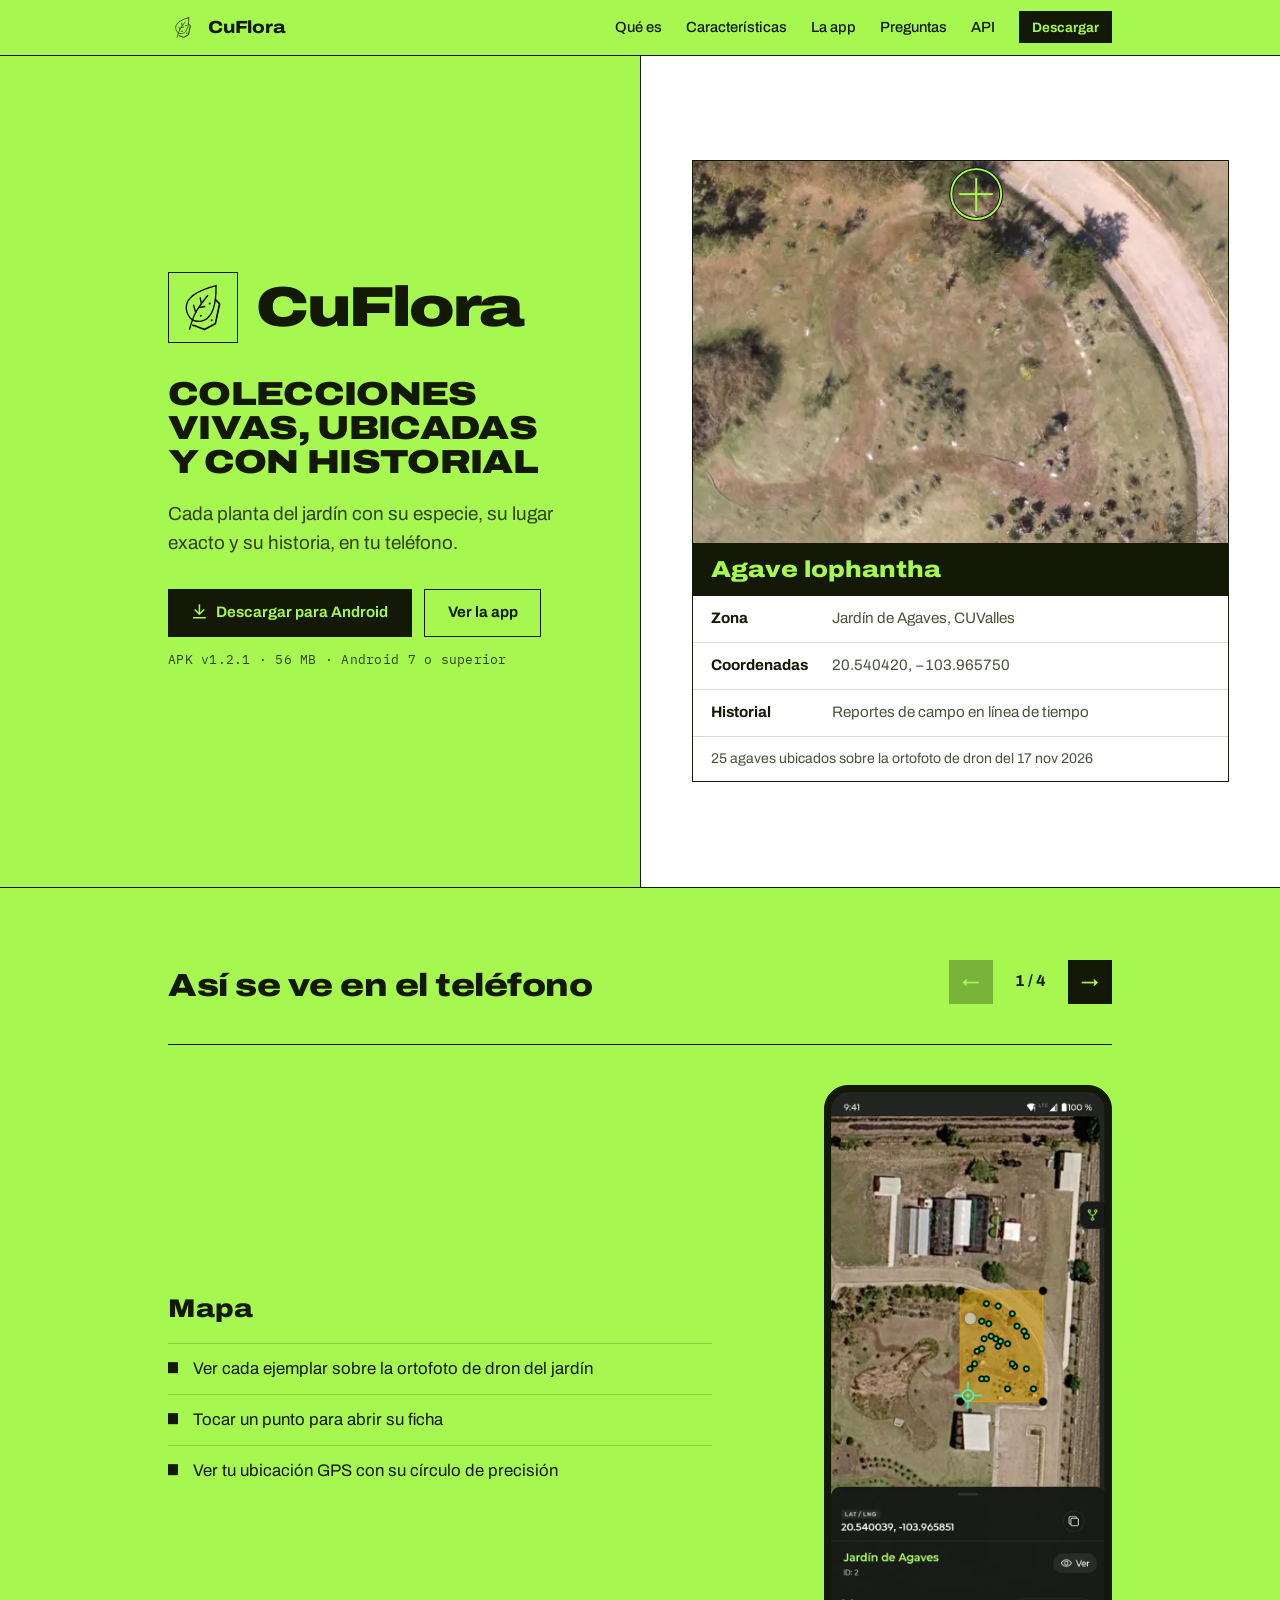
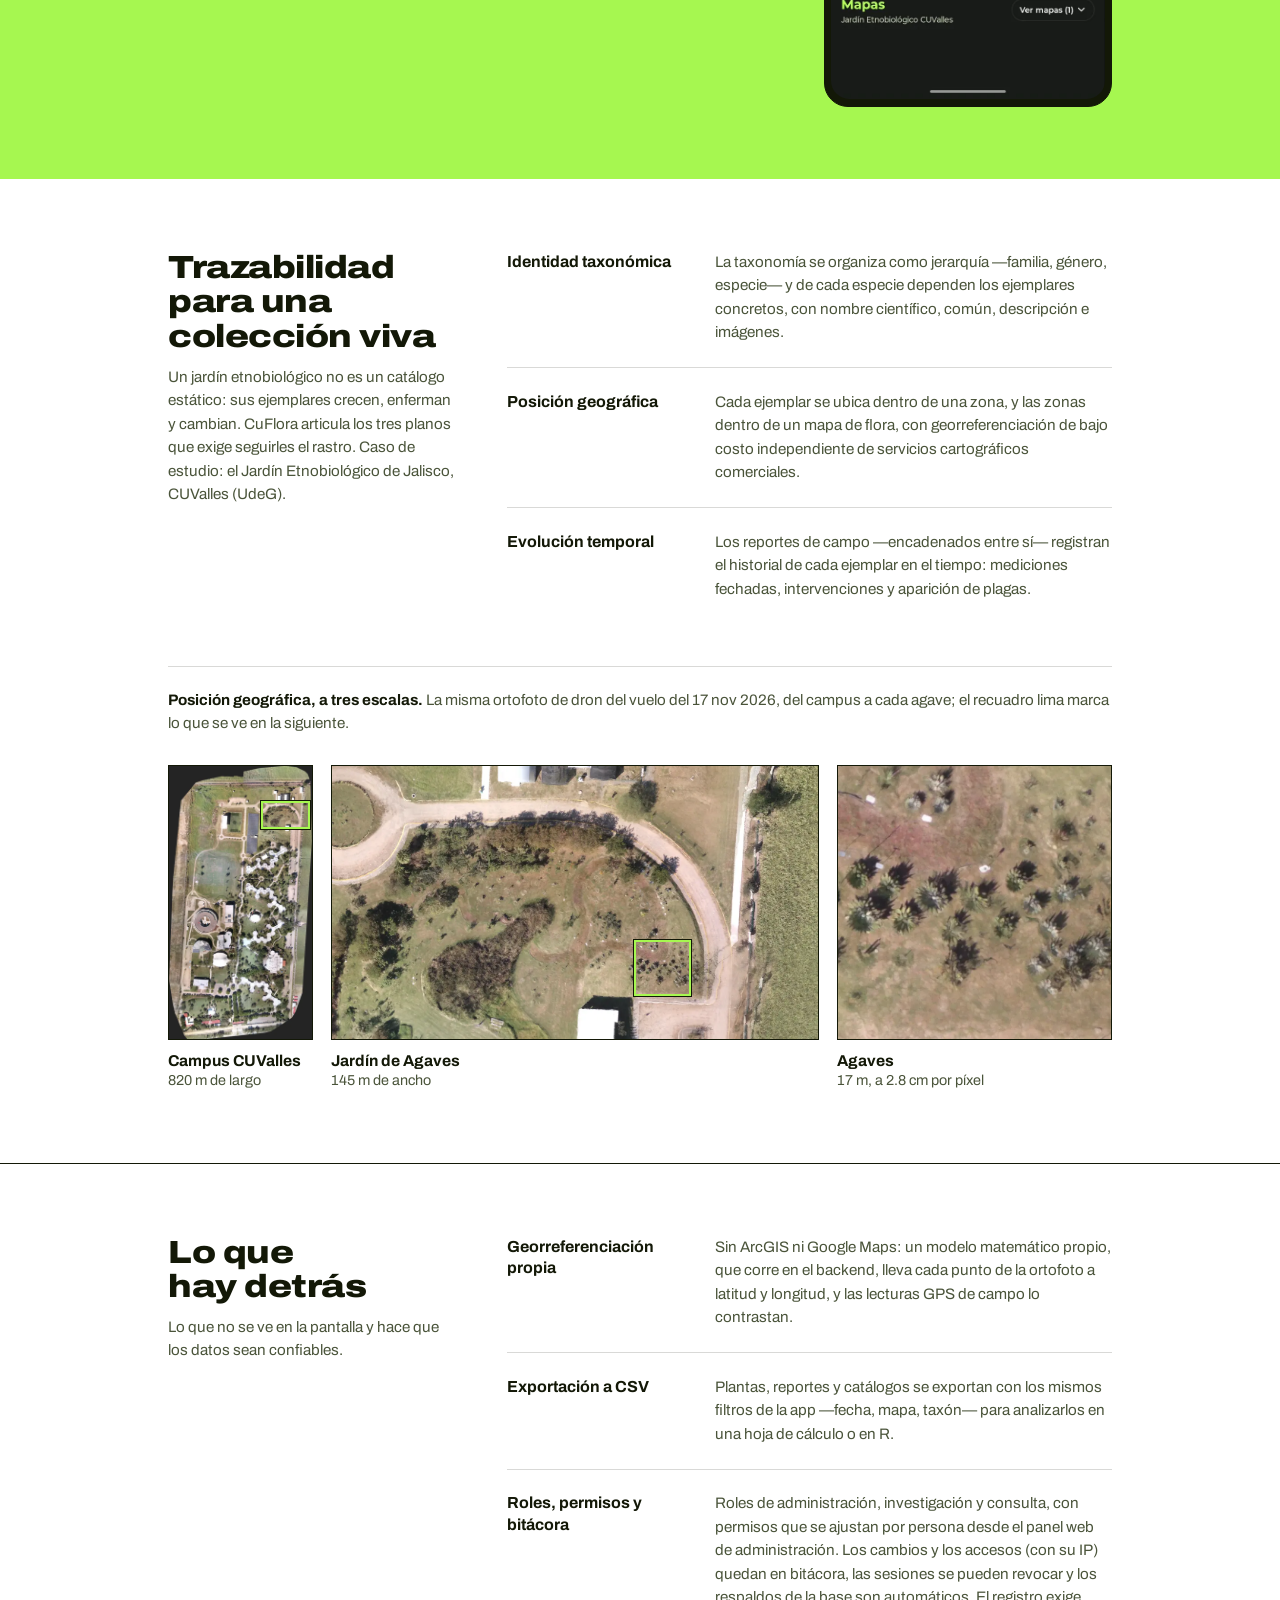
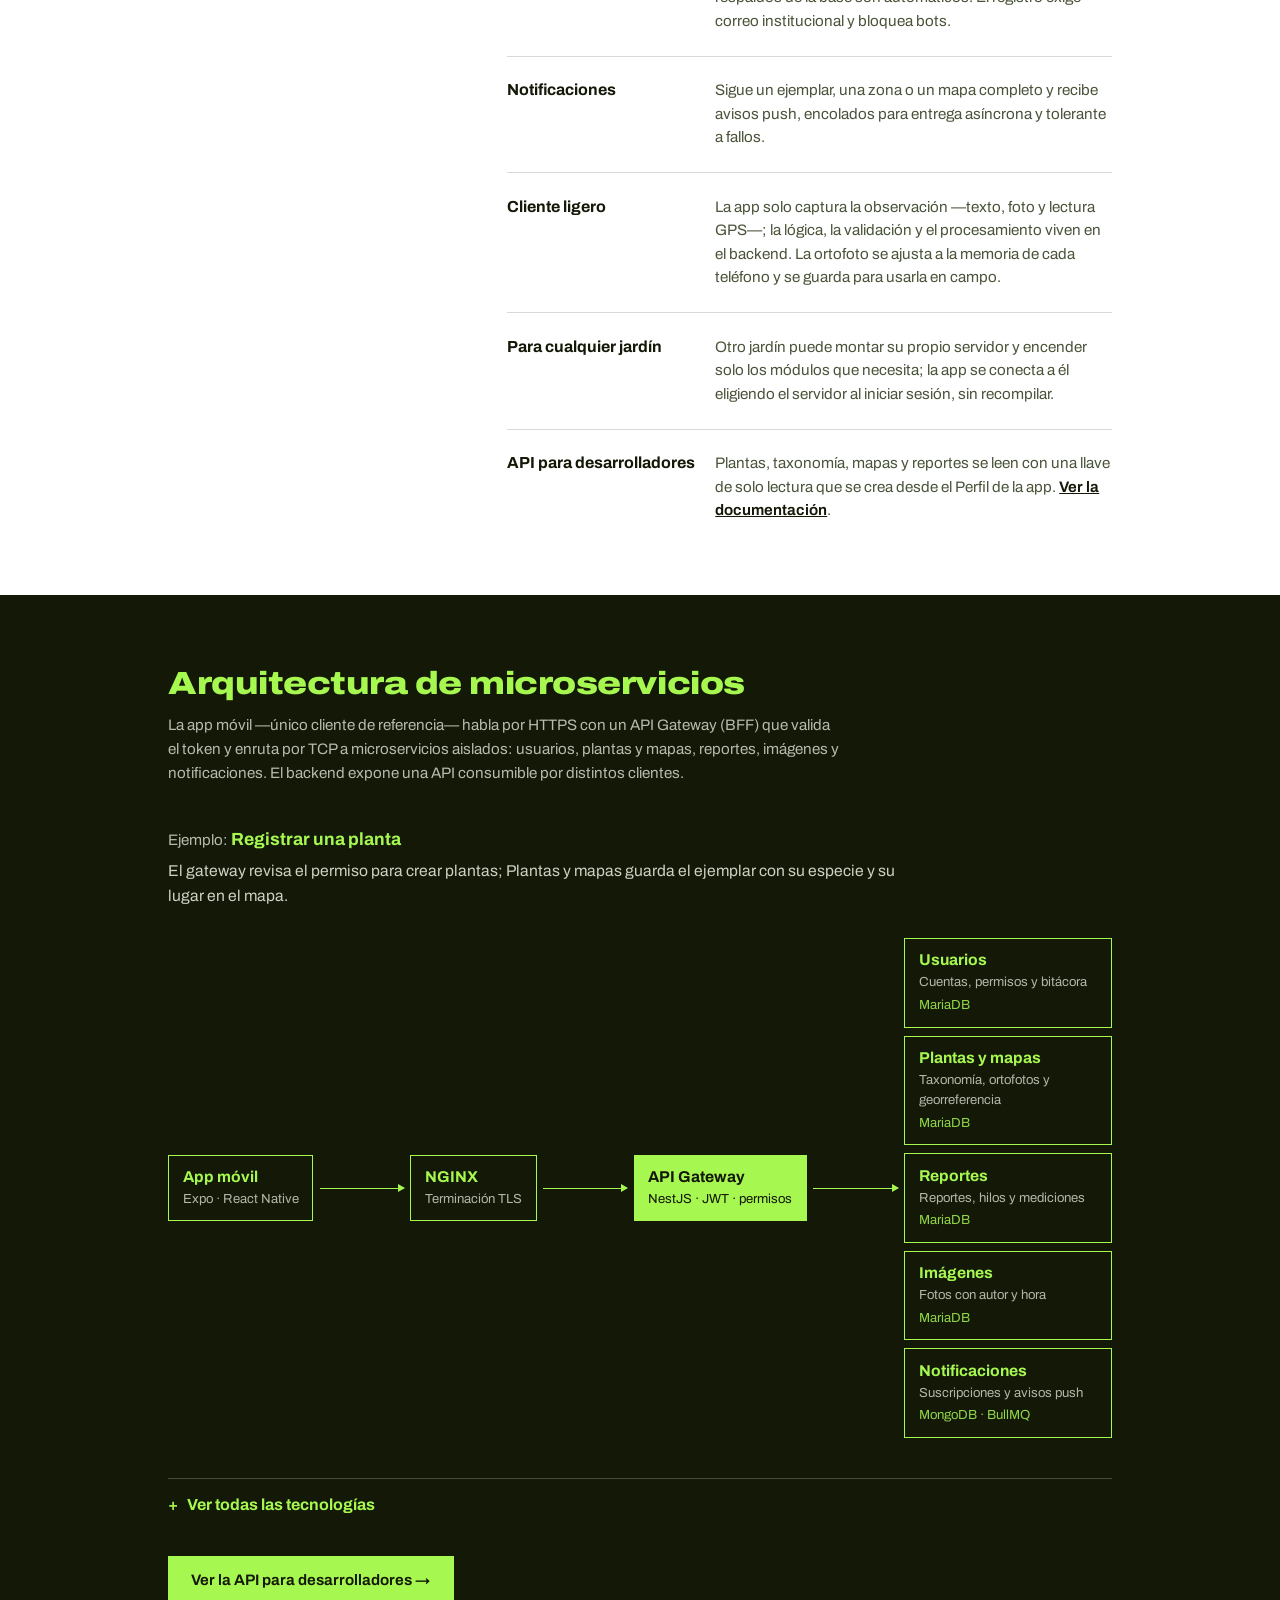
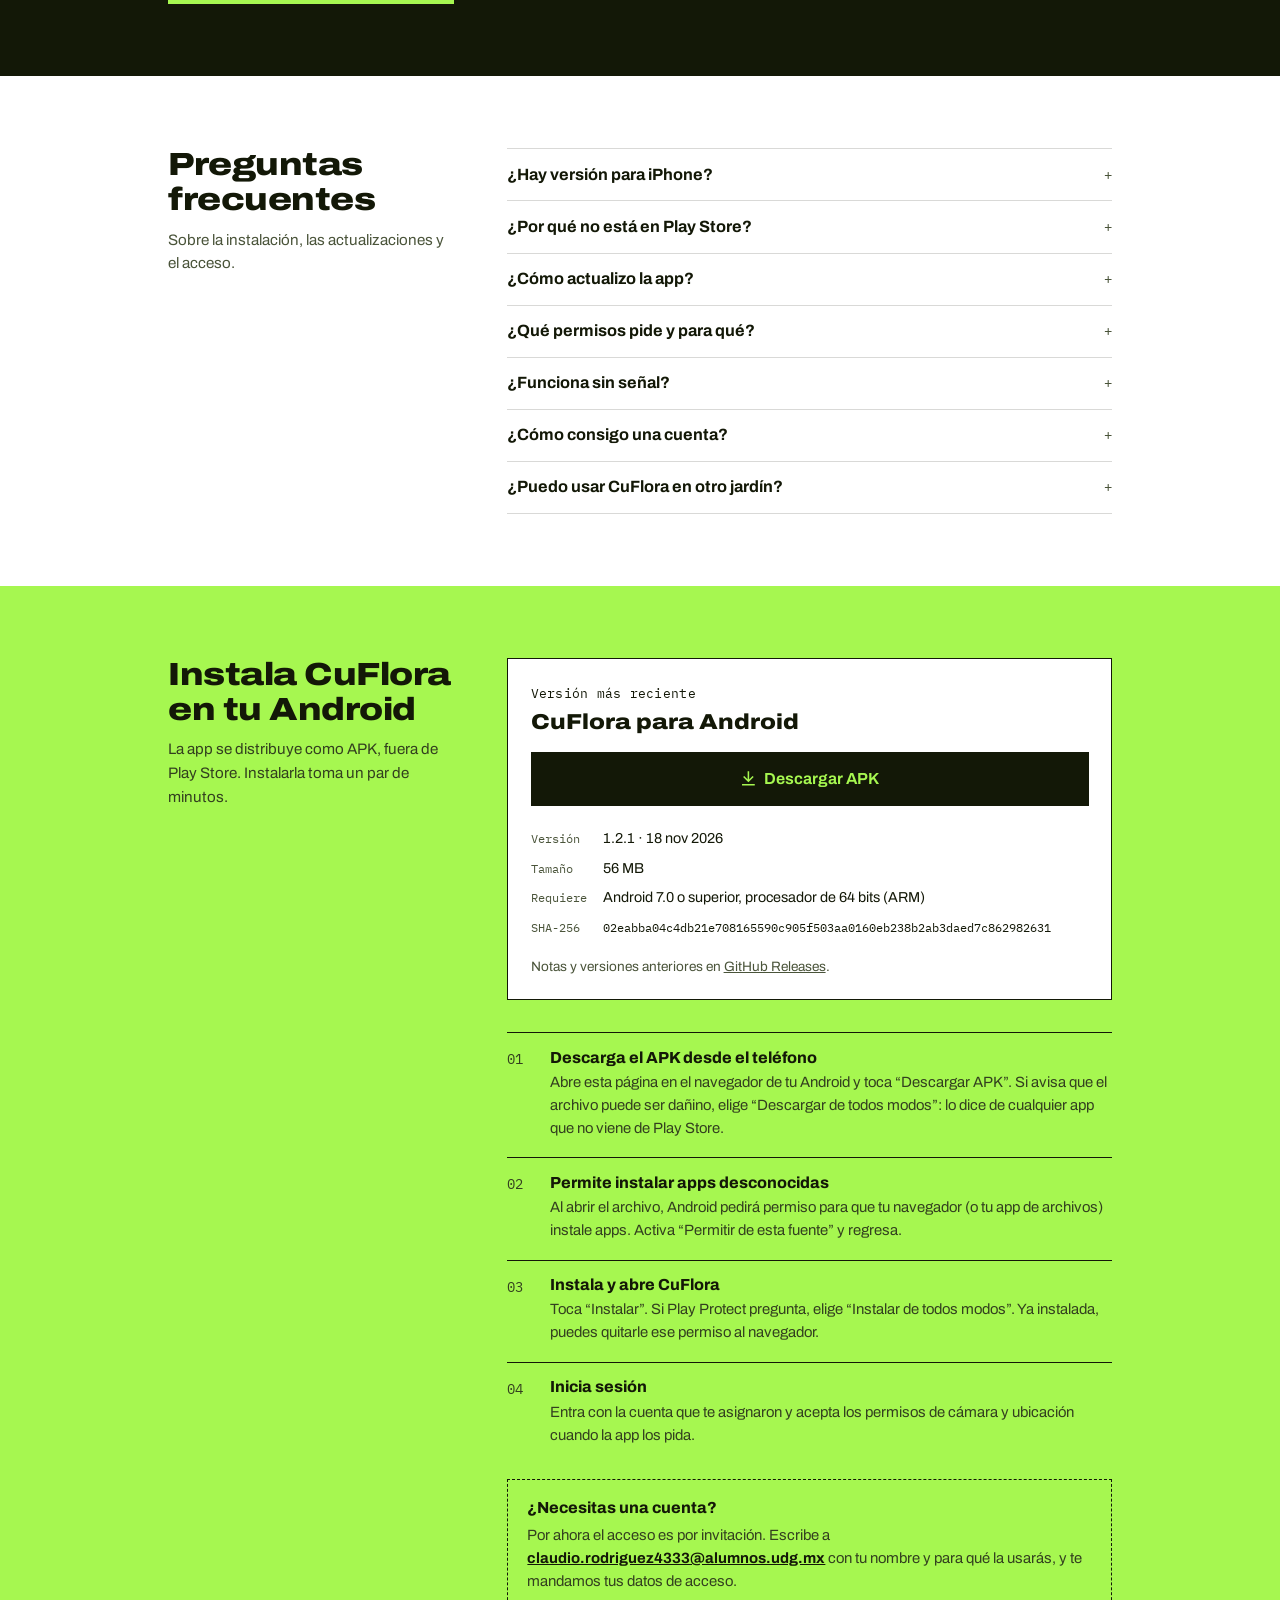
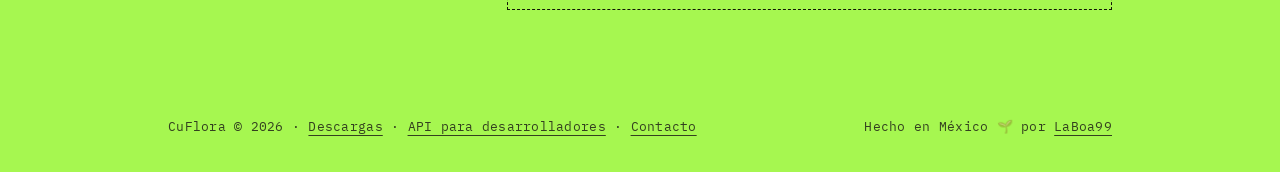
<file: index.html>
<!DOCTYPE html>
<html lang="es-MX">
<head>
<meta charset="UTF-8">
<meta name="viewport" content="width=device-width, initial-scale=1.0">
<title>CuFlora — Gestión digital de colecciones vivas en jardines etnobiológicos</title>
<meta name="description" content="CuFlora: plataforma de microservicios para la gestión y trazabilidad de plantas y árboles en jardines etnobiológicos. Catálogo taxonómico, mapas sobre ortofotos de dron, reportes de campo y georreferenciación de bajo costo. Descarga la app para Android.">
<meta name="theme-color" content="#A6F750">
<link rel="canonical" href="https://info.cuflora.kawi.page/">
<meta property="og:type" content="website">
<meta property="og:locale" content="es_MX">
<meta property="og:site_name" content="CuFlora">
<meta property="og:title" content="CuFlora — Colecciones vivas, ubicadas y con historial">
<meta property="og:description" content="Catálogo taxonómico, mapas sobre ortofotos de dron y reportes de campo para jardines etnobiológicos. Descarga la app para Android.">
<meta property="og:url" content="https://info.cuflora.kawi.page/">
<meta property="og:image" content="https://info.cuflora.kawi.page/assets/og.png">
<meta property="og:image:width" content="1200">
<meta property="og:image:height" content="630">
<meta name="twitter:card" content="summary_large_image">
<link rel="icon" type="image/svg+xml" href="assets/cuflora.svg">
<link rel="preconnect" href="https://fonts.googleapis.com">
<link rel="preconnect" href="https://fonts.gstatic.com" crossorigin>
<link href="https://fonts.googleapis.com/css2?family=Archivo:wdth,wght@62..125,100..900&family=IBM+Plex+Mono:wght@400;500&display=swap" rel="stylesheet">
<link rel="stylesheet" href="assets/estilos.css">
</head>
<body>

<header>
  <div class="wrap nav">
    <a class="marca" href="#"><img src="assets/cuflora.svg" alt="Logo de CuFlora">CuFlora</a>
    <div class="nav-der">
      <nav class="nav-links" aria-label="Secciones">
        <a href="#que-es">Qué es</a>
        <a href="#caracteristicas">Características</a>
        <a href="#la-app">La app</a>
        <a href="#preguntas">Preguntas</a>
        <a href="desarrolladores/">API</a>
      </nav>
      <a class="btn-nav" href="#descarga">Descargar</a>
    </div>
  </div>
</header>

<main>
  <div class="hero hero-ficha">
    <div class="hero-texto">
      <p class="sello"><img src="assets/cuflora.svg" alt="" width="96" height="96"><span class="nombre">CuFlora</span></p>
      <h1>Colecciones vivas, ubicadas y con historial</h1>
      <p class="lead">Cada planta del jardín con su especie, su lugar exacto y su historia, en tu teléfono.</p>
      <div class="hero-cta">
        <a class="btn" href="https://github.com/LaBoa99/cuflora-info/releases/latest/download/cuflora.apk" download><svg viewBox="0 0 24 24" fill="none" stroke="currentColor" stroke-width="2.2" stroke-linecap="square" aria-hidden="true"><path d="M12 3v12M6 10l6 6 6-6M4 21h16"/></svg>Descargar para Android</a>
        <a class="btn sec" href="#la-app">Ver la app</a>
      </div>
      <p class="hero-meta mono">APK v1.2.1 · 56 MB · Android 7 o superior</p>
    </div>
    <div class="hero-ejemplar" aria-hidden="true">
      <div class="campo" id="campo">
        <div class="orto">
          <div class="lienzo">
            <img src="assets/ortofoto-jardin-2560.webp" srcset="assets/ortofoto-jardin-1280.webp 1280w, assets/ortofoto-jardin-2560.webp 2560w" sizes="(max-width: 48rem) 200vw, 100vw" alt="" width="2560" height="1445" fetchpriority="high">
          <i style="--x:60.26%;--y:30.88%"></i>
          <i style="--x:63.81%;--y:32.17%"></i>
          <i style="--x:68.07%;--y:36.12%"></i>
          <i style="--x:69.51%;--y:42.76%"></i>
          <i style="--x:71.65%;--y:45.41%"></i>
          <i style="--x:72.37%;--y:48.06%"></i>
          <i style="--x:66.71%;--y:52.13%"></i>
          <i style="--x:64.58%;--y:50.82%"></i>
          <i style="--x:63.16%;--y:49.51%"></i>
          <i style="--x:61.74%;--y:48.19%"></i>
          <i style="--x:59.62%;--y:49.55%"></i>
          <i style="--x:58.93%;--y:54.89%"></i>
          <i style="--x:57.51%;--y:56.23%"></i>
          <i style="--x:56.83%;--y:62.9%"></i>
          <i style="--x:55.42%;--y:65.58%"></i>
          <i style="--x:58.98%;--y:70.87%"></i>
          <i style="--x:60.4%;--y:70.86%"></i>
          <i style="--x:66.8%;--y:76.12%"></i>
          <i style="--x:68.88%;--y:64.1%"></i>
          <i style="--x:68.17%;--y:62.77%"></i>
          <i style="--x:72.43%;--y:65.4%"></i>
          <i style="--x:74.59%;--y:76.03%"></i>
          <i style="--x:63.88%;--y:53.49%"></i>
          <i style="--x:61.0%;--y:41.54%"></i>
          <i style="--x:58.87%;--y:40.22%"></i>
            <span class="mira"></span>
          </div>
        </div>
      </div>
      <div class="ficha">
        <b>Agave lophantha</b>
        <dl><dt>Zona</dt><dd>Jardín de Agaves, CUValles</dd><dt>Coordenadas</dt><dd>20.540420, −103.965750</dd><dt>Historial</dt><dd>Reportes de campo en línea de tiempo</dd></dl>
        <p>25 agaves ubicados sobre la ortofoto de dron del 17 nov 2026</p>
      </div>
    </div>
  </div>

  <section id="la-app" style="background: var(--lima)">
    <div class="wrap">
      <div class="carr-cab">
        <h2>Así se ve en el teléfono</h2>
        <div class="carr-ctrl">
          <button type="button" class="carr-btn" data-dir="-1" aria-label="Pantalla anterior">←</button>
          <span class="carr-cuenta" aria-live="polite">1 / 4</span>
          <button type="button" class="carr-btn" data-dir="1" aria-label="Pantalla siguiente">→</button>
        </div>
      </div>
      <div class="carrusel" tabindex="0" aria-roledescription="carrusel" aria-label="Pantallas de la app">
        <div class="diapo" role="group" aria-roledescription="diapositiva" aria-label="1 de 4: Mapa">
          <div>
            <h3>Mapa</h3>
            <ul class="acciones">
          <li>Ver cada ejemplar sobre la ortofoto de dron del jardín</li>
          <li>Tocar un punto para abrir su ficha</li>
          <li>Ver tu ubicación GPS con su círculo de precisión</li>
        </ul>
          </div>
          <div class="tel"><img src="assets/capturas/mapa.webp" alt="Mapa con la ortofoto del Jardín de Agaves y un punto por ejemplar" width="610" height="1356" loading="lazy"></div>
        </div>
        <div class="diapo" role="group" aria-roledescription="diapositiva" aria-label="2 de 4: Ficha del ejemplar">
          <div>
            <h3>Ficha del ejemplar</h3>
            <ul class="acciones">
          <li>Consultar su familia, género y especie</li>
          <li>Revisar su origen, condición y fecha de plantación</li>
          <li>Ver sus fotos con quién las tomó y cuándo</li>
        </ul>
          </div>
          <div class="tel"><img src="assets/capturas/ficha.webp" alt="Ficha de un agave con taxonomía, datos biológicos y ubicación" width="610" height="1356" loading="lazy"></div>
        </div>
        <div class="diapo" role="group" aria-roledescription="diapositiva" aria-label="3 de 4: Reportes de campo">
          <div>
            <h3>Reportes de campo</h3>
            <ul class="acciones">
          <li>Levantar un reporte con fotos, mediciones y la lectura GPS</li>
          <li>Ver todos los reportes o solo los de lo que sigues</li>
          <li>Corregir una medición sin borrar la original</li>
        </ul>
          </div>
          <div class="tel"><img src="assets/capturas/reporte.webp" alt="Detalle de un reporte de estado vital con autor y fecha" width="610" height="1356" loading="lazy"></div>
        </div>
        <div class="diapo" role="group" aria-roledescription="diapositiva" aria-label="4 de 4: Evolución">
          <div>
            <h3>Evolución</h3>
            <ul class="acciones">
          <li>Ver su última medición y cuánto cambió</li>
          <li>Seguir la gráfica de todas sus mediciones</li>
          <li>Medir la altura de un árbol con la cámara del teléfono</li>
        </ul>
          </div>
          <div class="tel"><img src="assets/capturas/evolucion.webp" alt="Gráfica de la evolución de la altura de un agave" width="610" height="1356" loading="lazy"></div>
        </div>
      </div>
    </div>
  </section>

  <section class="panel" id="que-es">
    <div class="wrap sec-grid">
      <div>
        <h2>Trazabilidad para una colección viva</h2>
        <p class="intro">Un jardín etnobiológico no es un catálogo estático: sus ejemplares crecen, enferman y cambian. CuFlora articula los tres planos que exige seguirles el rastro. Caso de estudio: el Jardín Etnobiológico de Jalisco, CUValles (UdeG).</p>
      </div>
      <dl class="defs">
        <div>
          <dt>Identidad taxonómica</dt>
          <dd>La taxonomía se organiza como jerarquía —familia, género, especie— y de cada especie dependen los ejemplares concretos, con nombre científico, común, descripción e imágenes.</dd>
        </div>
        <div>
          <dt>Posición geográfica</dt>
          <dd>Cada ejemplar se ubica dentro de una zona, y las zonas dentro de un mapa de flora, con georreferenciación de bajo costo independiente de servicios cartográficos comerciales.</dd>
        </div>
        <div>
          <dt>Evolución temporal</dt>
          <dd>Los reportes de campo —encadenados entre sí— registran el historial de cada ejemplar en el tiempo: mediciones fechadas, intervenciones y aparición de plagas.</dd>
        </div>
      </dl>
    </div>
    <figure class="wrap escalas-fig">
      <figcaption class="escalas-pie"><b>Posición geográfica, a tres escalas.</b> La misma ortofoto de dron del vuelo del 17 nov 2026, del campus a cada agave; el recuadro lima marca lo que se ve en la siguiente.</figcaption>
      <div class="escalas">
      <figure>
        <div class="toma" style="aspect-ratio: 600 / 1139">
          <img src="assets/ortofoto-campus.webp" alt="Ortofoto de dron del campus CUValles completo" width="600" height="1139" loading="lazy">
          <span class="marco" style="left: 64.1%; top: 12.8%; width: 34.3%; height: 10.2%"></span>
        </div>
        <figcaption><b>Campus CUValles</b> 820 m de largo</figcaption>
      </figure>
      <figure>
        <div class="toma" style="aspect-ratio: 2560 / 1445">
          <img src="assets/ortofoto-jardin-1280.webp" alt="Ortofoto del Jardín de Agaves" width="1280" height="723" loading="lazy">
          <span class="marco" style="left: 62.2%; top: 63.7%; width: 11.6%; height: 20.6%"></span>
        </div>
        <figcaption><b>Jardín de Agaves</b> 145 m de ancho</figcaption>
      </figure>
      <figure>
        <div class="toma" style="aspect-ratio: 1">
          <img src="assets/ortofoto-agaves.webp" alt="Agaves vistos de cerca en la ortofoto, cada roseta distinguible" width="600" height="600" loading="lazy">
        </div>
        <figcaption><b>Agaves</b> 17 m, a 2.8 cm por píxel</figcaption>
      </figure>
      </div>
    </figure>
  </section>

  <section class="panel" id="caracteristicas">
    <div class="wrap sec-grid">
      <div>
        <h2>Lo que hay detrás</h2>
        <p class="intro">Lo que no se ve en la pantalla y hace que los datos sean confiables.</p>
      </div>
      <dl class="defs">
        <div>
          <dt>Georreferenciación propia</dt>
          <dd>Sin ArcGIS ni Google Maps: un modelo matemático propio, que corre en el backend, lleva cada punto de la ortofoto a latitud y longitud, y las lecturas GPS de campo lo contrastan.</dd>
        </div>
        <div>
          <dt>Exportación a CSV</dt>
          <dd>Plantas, reportes y catálogos se exportan con los mismos filtros de la app —fecha, mapa, taxón— para analizarlos en una hoja de cálculo o en R.</dd>
        </div>
        <div>
          <dt>Roles, permisos y bitácora</dt>
          <dd>Roles de administración, investigación y consulta, con permisos que se ajustan por persona desde el panel web de administración. Los cambios y los accesos (con su IP) quedan en bitácora, las sesiones se pueden revocar y los respaldos de la base son automáticos. El registro exige correo institucional y bloquea bots.</dd>
        </div>
        <div>
          <dt>Notificaciones</dt>
          <dd>Sigue un ejemplar, una zona o un mapa completo y recibe avisos push, encolados para entrega asíncrona y tolerante a fallos.</dd>
        </div>
        <div>
          <dt>Cliente ligero</dt>
          <dd>La app solo captura la observación —texto, foto y lectura GPS—; la lógica, la validación y el procesamiento viven en el backend. La ortofoto se ajusta a la memoria de cada teléfono y se guarda para usarla en campo.</dd>
        </div>
        <div>
          <dt>Para cualquier jardín</dt>
          <dd>Otro jardín puede montar su propio servidor y encender solo los módulos que necesita; la app se conecta a él eligiendo el servidor al iniciar sesión, sin recompilar.</dd>
        </div>
        <div>
          <dt>API para desarrolladores</dt>
          <dd>Plantas, taxonomía, mapas y reportes se leen con una llave de solo lectura que se crea desde el Perfil de la app. <a href="desarrolladores/">Ver la documentación</a>.</dd>
        </div>
      </dl>
    </div>
  </section>

  <section class="panel-tinta" id="stack">
    <div class="wrap">
      <h2>Arquitectura de microservicios</h2>
      <p class="intro">La app móvil —único cliente de referencia— habla por HTTPS con un API Gateway (BFF) que valida el token y enruta por TCP a microservicios aislados: usuarios, plantas y mapas, reportes, imágenes y notificaciones. El backend expone una API consumible por distintos clientes.</p>
      <p class="rec-actual" aria-hidden="true">Ejemplo: <b>Reportar una planta</b></p>
      <p class="rec-texto" aria-live="polite">El gateway revisa el token y el permiso para reportar; Reportes guarda la observación, Plantas y mapas dice en qué zona y mapa está el ejemplar, y Notificaciones avisa a quien los sigue.</p>
      <div class="diagrama" role="img" aria-label="La app móvil se conecta por NGINX al API Gateway, que enruta a cinco microservicios: usuarios, plantas y mapas, reportes, imágenes y notificaciones, cada uno con su base de datos.">
        <div class="nodo"><b>App móvil</b><span>Expo · React Native</span></div>
        <div class="flecha"><i class="pulso"></i></div>
        <div class="nodo"><b>NGINX</b><span>Terminación TLS</span></div>
        <div class="flecha"><i class="pulso"></i></div>
        <div class="nodo gateway"><b>API Gateway</b><span>NestJS · JWT · permisos</span></div>
        <div class="flecha"><i class="pulso"></i></div>
        <ul class="servicios">
            <li class="nodo" data-svc="usuarios"><b>Usuarios</b><span>Cuentas, permisos y bitácora</span><span class="base">MariaDB</span></li>
            <li class="nodo" data-svc="plantas"><b>Plantas y mapas</b><span>Taxonomía, ortofotos y georreferencia</span><span class="base">MariaDB</span></li>
            <li class="nodo" data-svc="reportes"><b>Reportes</b><span>Reportes, hilos y mediciones</span><span class="base">MariaDB</span></li>
            <li class="nodo" data-svc="imagenes"><b>Imágenes</b><span>Fotos con autor y hora</span><span class="base">MariaDB</span></li>
            <li class="nodo" data-svc="notificaciones"><b>Notificaciones</b><span>Suscripciones y avisos push</span><span class="base">MongoDB · BullMQ</span></li>
        </ul>
      </div>
      <details class="tecnologias">
        <summary>Ver todas las tecnologías</summary>
        <table class="stack-tabla">
        <tbody>
          <tr><th scope="row">Cliente móvil</th><td>Expo · React Native</td></tr>
          <tr><th scope="row">Proxy inverso</th><td>NGINX <span class="nota">(terminación TLS)</span></td></tr>
          <tr><th scope="row">Gateway · Servicios</th><td>NestJS <span class="nota">(REST en el gateway, TCP MessagePattern entre servicios)</span></td></tr>
          <tr><th scope="row">Mapa</th><td>React Native Skia <span class="nota">(ortofoto y capas)</span></td></tr>
          <tr><th scope="row">Ortofotos</th><td>Dron · QGIS <span class="nota">(complemento propio que publica la georreferencia)</span></td></tr>
          <tr><th scope="row">ORM</th><td>TypeORM</td></tr>
          <tr><th scope="row">Datos</th><td>MariaDB <span class="nota">(relacional)</span> · MongoDB <span class="nota">(notificaciones)</span></td></tr>
          <tr><th scope="row">Colas</th><td>BullMQ · Redis</td></tr>
          <tr><th scope="row">Push</th><td>Expo Push API <span class="nota">(sin Firebase)</span></td></tr>
          <tr><th scope="row">Correo</th><td>Nodemailer · SMTP</td></tr>
          <tr><th scope="row">Auth</th><td>JWT <span class="nota">(Passport · bcrypt)</span> · RBAC por permisos</td></tr>
          <tr><th scope="row">Framework interno</th><td>kawi-aa-nestjs <span class="nota">(CRUD, filtros y paginación)</span></td></tr>
          <tr><th scope="row">Despliegue</th><td>Docker · Compose · Cloudflare</td></tr>
        </tbody>
      </table>
      </details>
      <a class="btn lima" href="desarrolladores/">Ver la API para desarrolladores →</a>
    </div>
  </section>

  <section class="panel" id="preguntas">
    <div class="wrap sec-grid">
      <div>
        <h2>Preguntas frecuentes</h2>
        <p class="intro">Sobre la instalación, las actualizaciones y el acceso.</p>
      </div>
      <div class="acc faq">
        <details>
          <summary><h3>¿Hay versión para iPhone?</h3><span class="marcador" aria-hidden="true">+</span></summary>
          <div class="cuerpo"><p>No por ahora. La app se distribuye solo para Android 7.0 o superior con procesador de 64 bits, que son casi todos los teléfonos de los últimos años.</p></div>
        </details>
        <details>
          <summary><h3>¿Por qué no está en Play Store?</h3><span class="marcador" aria-hidden="true">+</span></summary>
          <div class="cuerpo"><p>CuFlora es un proyecto académico en desarrollo y por ahora la usa un grupo cerrado. Distribuir el APK directamente permite publicar cambios sin esperar la revisión de la tienda.</p><p>El archivo siempre se descarga desde GitHub. Para comprobar que no se alteró, compara su huella SHA-256 con la de esta página.</p></div>
        </details>
        <details>
          <summary><h3>¿Cómo actualizo la app?</h3><span class="marcador" aria-hidden="true">+</span></summary>
          <div class="cuerpo"><p>Descarga el APK nuevo desde esta página e instálalo encima. No hace falta desinstalar, y conservas tu sesión y las ortofotos guardadas.</p><p>Si tenías una versión de prueba anterior a la 1.1.0 y Android avisa de un conflicto con el paquete, desinstálala primero: esas versiones se firmaban con otra llave.</p></div>
        </details>
        <details>
          <summary><h3>¿Qué permisos pide y para qué?</h3><span class="marcador" aria-hidden="true">+</span></summary>
          <div class="cuerpo"><p><b>Cámara</b>, para las fotos de los reportes, y <b>ubicación</b>, para la lectura GPS de la observación y para mostrarte en el mapa. Cada foto guarda quién la subió y a qué hora se tomó.</p></div>
        </details>
        <details>
          <summary><h3>¿Funciona sin señal?</h3><span class="marcador" aria-hidden="true">+</span></summary>
          <div class="cuerpo"><p>Las ortofotos se guardan en el teléfono después de verlas por primera vez, así que el mapa carga rápido en campo. Para enviar reportes sí se necesita conexión; si el servidor no responde, la app te avisa.</p></div>
        </details>
        <details>
          <summary><h3>¿Cómo consigo una cuenta?</h3><span class="marcador" aria-hidden="true">+</span></summary>
          <div class="cuerpo"><p>Por ahora el acceso es por invitación: las cuentas las da el equipo del proyecto para controlar quién edita el inventario. Pide la tuya en <a href="mailto:claudio.rodriguez4333@alumnos.udg.mx?subject=Cuenta%20CuFlora">claudio.rodriguez4333@alumnos.udg.mx</a>.</p></div>
        </details>
        <details>
          <summary><h3>¿Puedo usar CuFlora en otro jardín?</h3><span class="marcador" aria-hidden="true">+</span></summary>
          <div class="cuerpo"><p>Sí. El backend se instala en un servidor propio y cada módulo (reportes, imágenes, notificaciones…) se puede apagar si no se necesita. En la app, el servidor se elige al iniciar sesión, sin recompilarla. Para coordinarlo escribe a <a href="mailto:claudio.rodriguez4333@alumnos.udg.mx?subject=CuFlora%20en%20otro%20jard%C3%ADn">claudio.rodriguez4333@alumnos.udg.mx</a>.</p></div>
        </details>
      </div>
    </div>
  </section>

  <section id="descarga" style="background: var(--lima)">
    <div class="wrap sec-grid">
      <div>
        <h2>Instala CuFlora en tu Android</h2>
        <p class="intro">La app se distribuye como APK, fuera de Play Store. Instalarla toma un par de minutos.</p>
      </div>
      <div class="descarga-cols">
        <div class="apk">
          <span class="mono">Versión más reciente</span>
          <h3>CuFlora para Android</h3>
          <a class="btn" href="https://github.com/LaBoa99/cuflora-info/releases/latest/download/cuflora.apk" download><svg viewBox="0 0 24 24" fill="none" stroke="currentColor" stroke-width="2.2" stroke-linecap="square" aria-hidden="true"><path d="M12 3v12M6 10l6 6 6-6M4 21h16"/></svg>Descargar APK</a>
          <dl>
            <dt>Versión</dt><dd>1.2.1 · 18 nov 2026</dd>
            <dt>Tamaño</dt><dd>56 MB</dd>
            <dt>Requiere</dt><dd>Android 7.0 o superior, procesador de 64 bits (ARM)</dd>
            <dt>SHA-256</dt><dd><code>02eabba04c4db21e708165590c905f503aa0160eb238b2ab3daed7c862982631</code></dd>
          </dl>
          <p class="otras">Notas y versiones anteriores en <a href="https://github.com/LaBoa99/cuflora-info/releases">GitHub Releases</a>.</p>
        </div>
        <ol class="pasos">
          <li><div><h3>Descarga el APK desde el teléfono</h3><p>Abre esta página en el navegador de tu Android y toca “Descargar APK”. Si avisa que el archivo puede ser dañino, elige “Descargar de todos modos”: lo dice de cualquier app que no viene de Play Store.</p></div></li>
          <li><div><h3>Permite instalar apps desconocidas</h3><p>Al abrir el archivo, Android pedirá permiso para que tu navegador (o tu app de archivos) instale apps. Activa “Permitir de esta fuente” y regresa.</p></div></li>
          <li><div><h3>Instala y abre CuFlora</h3><p>Toca “Instalar”. Si Play Protect pregunta, elige “Instalar de todos modos”. Ya instalada, puedes quitarle ese permiso al navegador.</p></div></li>
          <li><div><h3>Inicia sesión</h3><p>Entra con la cuenta que te asignaron y acepta los permisos de cámara y ubicación cuando la app los pida.</p></div></li>
        </ol>
        <div class="cuenta">
          <h3>¿Necesitas una cuenta?</h3>
          <p>Por ahora el acceso es por invitación. Escribe a <a href="mailto:claudio.rodriguez4333@alumnos.udg.mx?subject=Cuenta%20CuFlora">claudio.rodriguez4333@alumnos.udg.mx</a> con tu nombre y para qué la usarás, y te mandamos tus datos de acceso.</p>
        </div>
      </div>
    </div>
  </section>
    </main>

<footer>
  <div class="wrap foot">
    <span class="mono">CuFlora © 2026 · <a href="https://github.com/LaBoa99/cuflora-info/releases">Descargas</a> · <a href="desarrolladores/">API para desarrolladores</a> · <a href="mailto:claudio.rodriguez4333@alumnos.udg.mx?subject=CuFlora">Contacto</a></span>
    <span class="mono">Hecho en México 🌱 por <a href="https://github.com/LaBoa99">LaBoa99</a></span>
  </div>
</footer>

<script src="assets/hero.js" defer></script>
</body>
</html>
</file>
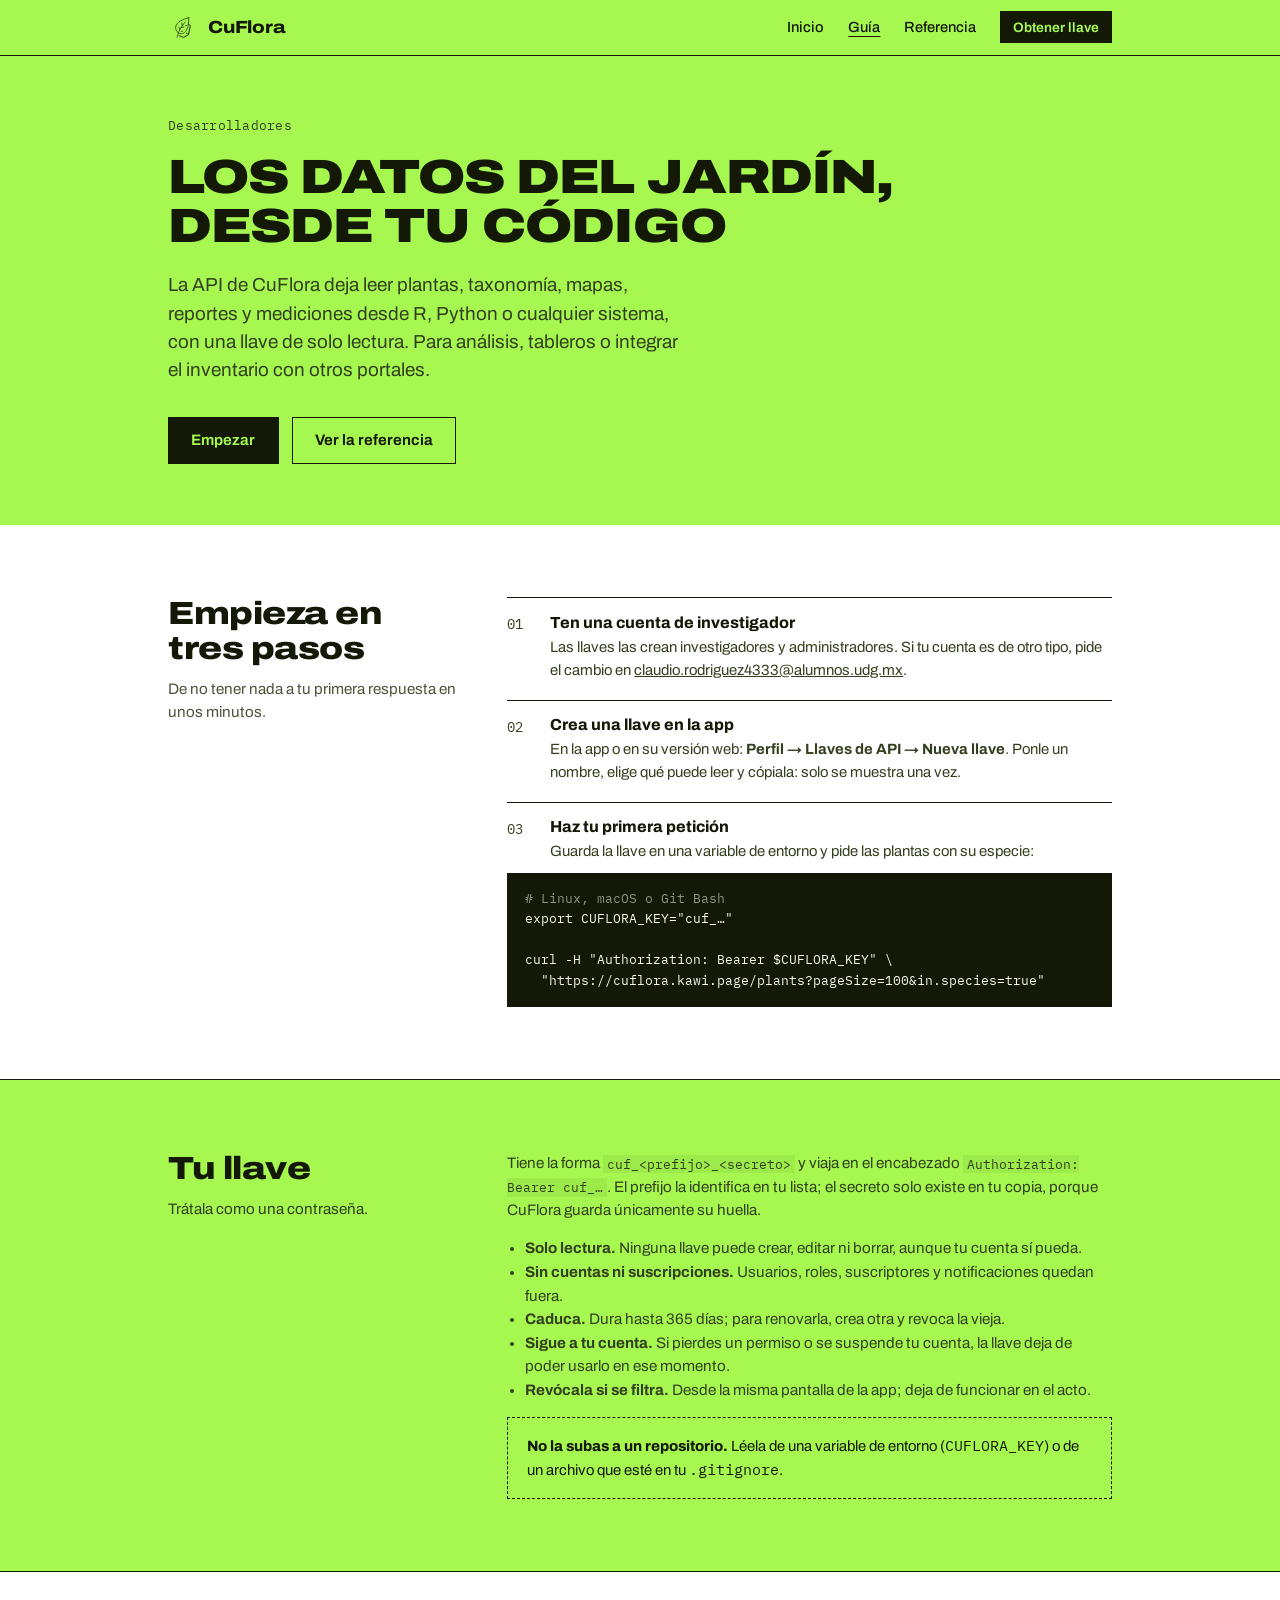
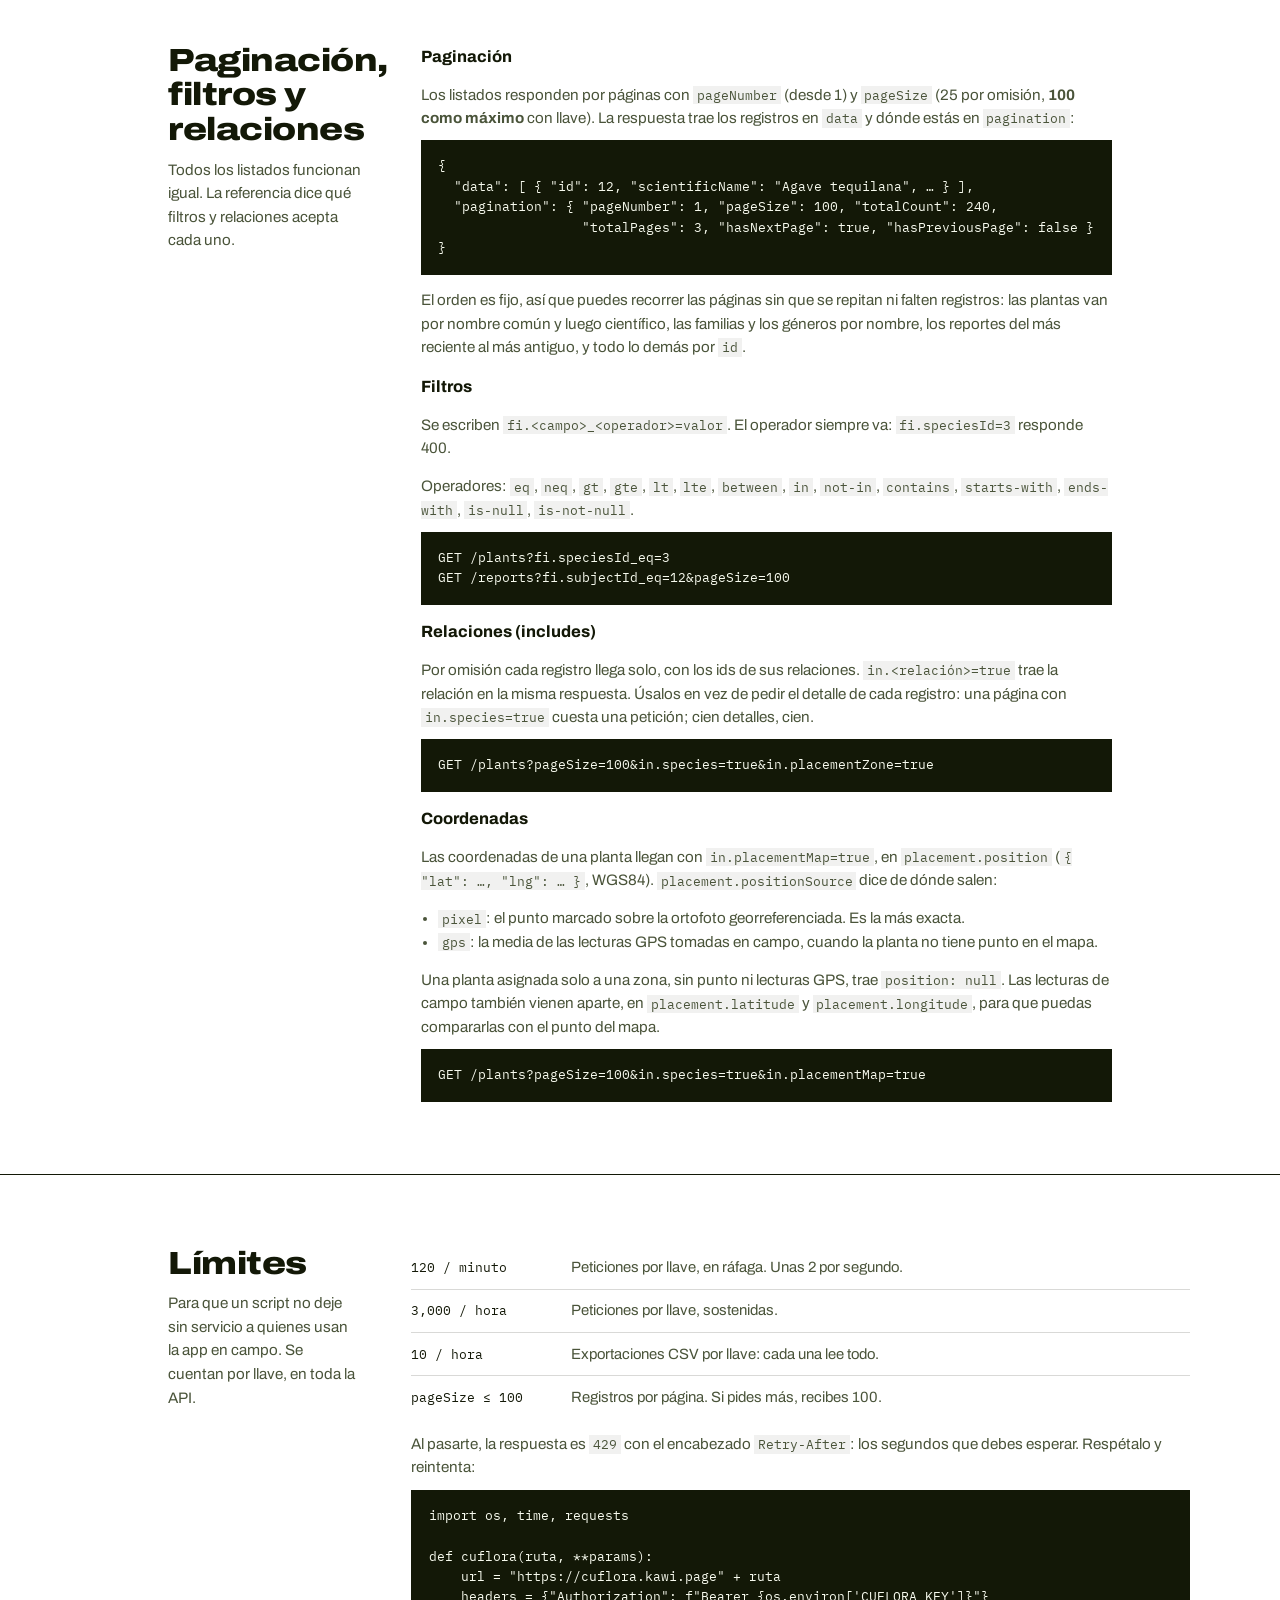
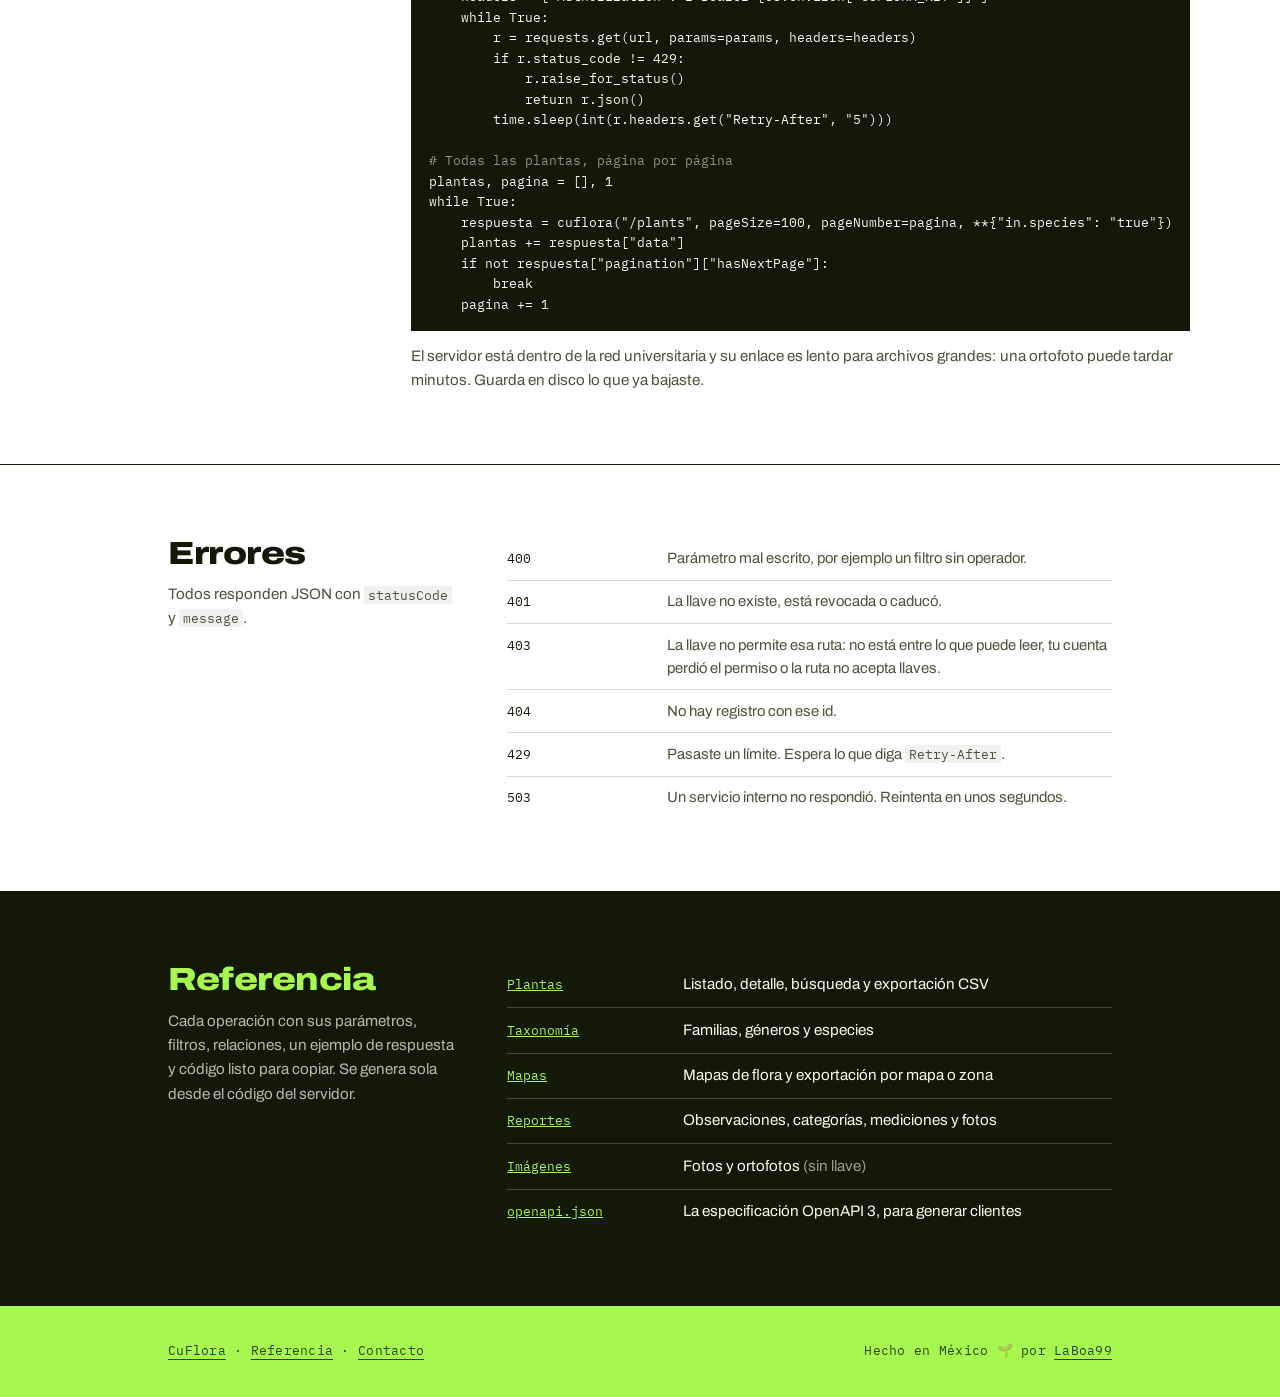
<file: desarrolladores/index.html>
<!DOCTYPE html>
<html lang="es-MX">
<head>
<meta charset="UTF-8">
<meta name="viewport" content="width=device-width, initial-scale=1.0">
<title>API de CuFlora · Desarrolladores</title>
<meta name="description" content="Lee los datos de CuFlora —plantas, taxonomía, mapas, reportes y mediciones— desde R, Python u otros sistemas con una llave de API de solo lectura.">
<meta name="theme-color" content="#A6F750">
<link rel="canonical" href="https://info.cuflora.kawi.page/desarrolladores/">
<meta property="og:type" content="website">
<meta property="og:locale" content="es_MX">
<meta property="og:site_name" content="CuFlora">
<meta property="og:title" content="API de CuFlora · Desarrolladores">
<meta property="og:description" content="Lee los datos de CuFlora desde R, Python u otros sistemas con una llave de API de solo lectura.">
<meta property="og:image" content="https://info.cuflora.kawi.page/assets/og.png">
<link rel="icon" type="image/svg+xml" href="../assets/cuflora.svg">
<link rel="preconnect" href="https://fonts.googleapis.com">
<link rel="preconnect" href="https://fonts.gstatic.com" crossorigin>
<link href="https://fonts.googleapis.com/css2?family=Archivo:wdth,wght@62..125,100..900&family=IBM+Plex+Mono:wght@400;500&display=swap" rel="stylesheet">
<link rel="stylesheet" href="../assets/estilos.css">
<link rel="stylesheet" href="../assets/desarrolladores.css">
</head>
<body>

<header>
  <div class="wrap nav">
    <a class="marca" href="../"><img src="../assets/cuflora.svg" alt="Logo de CuFlora">CuFlora</a>
    <div class="nav-der">
      <nav class="nav-links" aria-label="Desarrolladores">
        <a href="../">Inicio</a>
        <a href="./" aria-current="page">Guía</a>
        <a href="referencia/">Referencia</a>
      </nav>
      <a class="btn-nav" href="#llave">Obtener llave</a>
    </div>
  </div>
</header>

<main>
  <div class="hero doc-hero">
    <div class="wrap hero-int">
      <p class="migas mono">Desarrolladores</p>
      <h1>Los datos del jardín, desde tu código</h1>
      <p class="lead">La API de CuFlora deja leer plantas, taxonomía, mapas, reportes y mediciones desde R, Python o cualquier sistema, con una llave de solo lectura. Para análisis, tableros o integrar el inventario con otros portales.</p>
      <div class="hero-cta">
        <a class="btn" href="#empieza">Empezar</a>
        <a class="btn sec" href="referencia/">Ver la referencia</a>
      </div>
    </div>
  </div>

  <section class="panel" id="empieza">
    <div class="wrap sec-grid">
      <div>
        <h2>Empieza en tres pasos</h2>
        <p class="intro">De no tener nada a tu primera respuesta en unos minutos.</p>
      </div>
      <div>
        <ol class="pasos">
          <li>
            <div>
              <h3>Ten una cuenta de investigador</h3>
              <p>Las llaves las crean investigadores y administradores. Si tu cuenta es de otro tipo, pide el cambio en <a href="mailto:claudio.rodriguez4333@alumnos.udg.mx?subject=Llave%20de%20API%20CuFlora">claudio.rodriguez4333@alumnos.udg.mx</a>.</p>
            </div>
          </li>
          <li>
            <div>
              <h3>Crea una llave en la app</h3>
              <p>En la app o en su versión web: <b>Perfil → Llaves de API → Nueva llave</b>. Ponle un nombre, elige qué puede leer y cópiala: solo se muestra una vez.</p>
            </div>
          </li>
          <li>
            <div>
              <h3>Haz tu primera petición</h3>
              <p>Guarda la llave en una variable de entorno y pide las plantas con su especie:</p>
            </div>
          </li>
        </ol>
        <pre class="codigo"><span class="com"># Linux, macOS o Git Bash</span>
export CUFLORA_KEY="cuf_…"

curl -H "Authorization: Bearer $CUFLORA_KEY" \
  "https://cuflora.kawi.page/plants?pageSize=100&amp;in.species=true"</pre>
      </div>
    </div>
  </section>

  <section class="panel" id="llave" style="background: var(--lima)">
    <div class="wrap sec-grid">
      <div>
        <h2>Tu llave</h2>
        <p class="intro" style="color: var(--oliva-lima)">Trátala como una contraseña.</p>
      </div>
      <div class="prosa">
        <p style="color: var(--oliva-lima)">Tiene la forma <code>cuf_&lt;prefijo&gt;_&lt;secreto&gt;</code> y viaja en el encabezado <code>Authorization: Bearer cuf_…</code>. El prefijo la identifica en tu lista; el secreto solo existe en tu copia, porque CuFlora guarda únicamente su huella.</p>
        <ul>
          <li style="color: var(--oliva-lima)"><b>Solo lectura.</b> Ninguna llave puede crear, editar ni borrar, aunque tu cuenta sí pueda.</li>
          <li style="color: var(--oliva-lima)"><b>Sin cuentas ni suscripciones.</b> Usuarios, roles, suscriptores y notificaciones quedan fuera.</li>
          <li style="color: var(--oliva-lima)"><b>Caduca.</b> Dura hasta 365 días; para renovarla, crea otra y revoca la vieja.</li>
          <li style="color: var(--oliva-lima)"><b>Sigue a tu cuenta.</b> Si pierdes un permiso o se suspende tu cuenta, la llave deja de poder usarlo en ese momento.</li>
          <li style="color: var(--oliva-lima)"><b>Revócala si se filtra.</b> Desde la misma pantalla de la app; deja de funcionar en el acto.</li>
        </ul>
        <div class="aviso" style="border-color: var(--tinta)"><strong>No la subas a un repositorio.</strong> Léela de una variable de entorno (<code>CUFLORA_KEY</code>) o de un archivo que esté en tu <code>.gitignore</code>.</div>
      </div>
    </div>
  </section>

  <section class="panel" id="consultas">
    <div class="wrap sec-grid">
      <div>
        <h2>Paginación, filtros y relaciones</h2>
        <p class="intro">Todos los listados funcionan igual. La referencia dice qué filtros y relaciones acepta cada uno.</p>
      </div>
      <div class="prosa">
        <h3>Paginación</h3>
        <p>Los listados responden por páginas con <code>pageNumber</code> (desde 1) y <code>pageSize</code> (25 por omisión, <b>100 como máximo</b> con llave). La respuesta trae los registros en <code>data</code> y dónde estás en <code>pagination</code>:</p>
        <pre class="codigo">{
  "data": [ { "id": 12, "scientificName": "Agave tequilana", … } ],
  "pagination": { "pageNumber": 1, "pageSize": 100, "totalCount": 240,
                  "totalPages": 3, "hasNextPage": true, "hasPreviousPage": false }
}</pre>
        <p>El orden es fijo, así que puedes recorrer las páginas sin que se repitan ni falten registros: las plantas van por nombre común y luego científico, las familias y los géneros por nombre, los reportes del más reciente al más antiguo, y todo lo demás por <code>id</code>.</p>

        <h3>Filtros</h3>
        <p>Se escriben <code>fi.&lt;campo&gt;_&lt;operador&gt;=valor</code>. El operador siempre va: <code>fi.speciesId=3</code> responde 400.</p>
        <p>Operadores: <code>eq</code>, <code>neq</code>, <code>gt</code>, <code>gte</code>, <code>lt</code>, <code>lte</code>, <code>between</code>, <code>in</code>, <code>not-in</code>, <code>contains</code>, <code>starts-with</code>, <code>ends-with</code>, <code>is-null</code>, <code>is-not-null</code>.</p>
        <pre class="codigo">GET /plants?fi.speciesId_eq=3
GET /reports?fi.subjectId_eq=12&amp;pageSize=100</pre>

        <h3>Relaciones (includes)</h3>
        <p>Por omisión cada registro llega solo, con los ids de sus relaciones. <code>in.&lt;relación&gt;=true</code> trae la relación en la misma respuesta. Úsalos en vez de pedir el detalle de cada registro: una página con <code>in.species=true</code> cuesta una petición; cien detalles, cien.</p>
        <pre class="codigo">GET /plants?pageSize=100&amp;in.species=true&amp;in.placementZone=true</pre>

        <h3>Coordenadas</h3>
        <p>Las coordenadas de una planta llegan con <code>in.placementMap=true</code>, en <code>placement.position</code> (<code>{ "lat": …, "lng": … }</code>, WGS84). <code>placement.positionSource</code> dice de dónde salen:</p>
        <ul>
          <li><code>pixel</code>: el punto marcado sobre la ortofoto georreferenciada. Es la más exacta.</li>
          <li><code>gps</code>: la media de las lecturas GPS tomadas en campo, cuando la planta no tiene punto en el mapa.</li>
        </ul>
        <p>Una planta asignada solo a una zona, sin punto ni lecturas GPS, trae <code>position: null</code>. Las lecturas de campo también vienen aparte, en <code>placement.latitude</code> y <code>placement.longitude</code>, para que puedas compararlas con el punto del mapa.</p>
        <pre class="codigo">GET /plants?pageSize=100&amp;in.species=true&amp;in.placementMap=true</pre>
      </div>
    </div>
  </section>

  <section class="panel" id="limites">
    <div class="wrap sec-grid">
      <div>
        <h2>Límites</h2>
        <p class="intro">Para que un script no deje sin servicio a quienes usan la app en campo. Se cuentan por llave, en toda la API.</p>
      </div>
      <div class="prosa">
        <table class="limites">
          <tbody>
            <tr><th scope="row">120 / minuto</th><td>Peticiones por llave, en ráfaga. Unas 2 por segundo.</td></tr>
            <tr><th scope="row">3,000 / hora</th><td>Peticiones por llave, sostenidas.</td></tr>
            <tr><th scope="row">10 / hora</th><td>Exportaciones CSV por llave: cada una lee todo.</td></tr>
            <tr><th scope="row">pageSize ≤ 100</th><td>Registros por página. Si pides más, recibes 100.</td></tr>
          </tbody>
        </table>
        <p>Al pasarte, la respuesta es <code>429</code> con el encabezado <code>Retry-After</code>: los segundos que debes esperar. Respétalo y reintenta:</p>
        <pre class="codigo">import os, time, requests

def cuflora(ruta, **params):
    url = "https://cuflora.kawi.page" + ruta
    headers = {"Authorization": f"Bearer {os.environ['CUFLORA_KEY']}"}
    while True:
        r = requests.get(url, params=params, headers=headers)
        if r.status_code != 429:
            r.raise_for_status()
            return r.json()
        time.sleep(int(r.headers.get("Retry-After", "5")))

<span class="com"># Todas las plantas, página por página</span>
plantas, pagina = [], 1
while True:
    respuesta = cuflora("/plants", pageSize=100, pageNumber=pagina, **{"in.species": "true"})
    plantas += respuesta["data"]
    if not respuesta["pagination"]["hasNextPage"]:
        break
    pagina += 1</pre>
        <p>El servidor está dentro de la red universitaria y su enlace es lento para archivos grandes: una ortofoto puede tardar minutos. Guarda en disco lo que ya bajaste.</p>
      </div>
    </div>
  </section>

  <section class="panel" id="errores">
    <div class="wrap sec-grid">
      <div>
        <h2>Errores</h2>
        <p class="intro">Todos responden JSON con <code>statusCode</code> y <code>message</code>.</p>
      </div>
      <table class="limites">
        <tbody>
          <tr><th scope="row">400</th><td>Parámetro mal escrito, por ejemplo un filtro sin operador.</td></tr>
          <tr><th scope="row">401</th><td>La llave no existe, está revocada o caducó.</td></tr>
          <tr><th scope="row">403</th><td>La llave no permite esa ruta: no está entre lo que puede leer, tu cuenta perdió el permiso o la ruta no acepta llaves.</td></tr>
          <tr><th scope="row">404</th><td>No hay registro con ese id.</td></tr>
          <tr><th scope="row">429</th><td>Pasaste un límite. Espera lo que diga <code>Retry-After</code>.</td></tr>
          <tr><th scope="row">503</th><td>Un servicio interno no respondió. Reintenta en unos segundos.</td></tr>
        </tbody>
      </table>
    </div>
  </section>

  <section class="panel-tinta" id="referencia">
    <div class="wrap sec-grid">
      <div>
        <h2>Referencia</h2>
        <p class="intro">Cada operación con sus parámetros, filtros, relaciones, un ejemplo de respuesta y código listo para copiar. Se genera sola desde el código del servidor.</p>
      </div>
      <table class="stack-tabla">
        <tbody>
          <tr><th scope="row"><a href="referencia/plantas.html">Plantas</a></th><td>Listado, detalle, búsqueda y exportación CSV</td></tr>
          <tr><th scope="row"><a href="referencia/taxonomia.html">Taxonomía</a></th><td>Familias, géneros y especies</td></tr>
          <tr><th scope="row"><a href="referencia/mapas.html">Mapas</a></th><td>Mapas de flora y exportación por mapa o zona</td></tr>
          <tr><th scope="row"><a href="referencia/reportes.html">Reportes</a></th><td>Observaciones, categorías, mediciones y fotos</td></tr>
          <tr><th scope="row"><a href="referencia/imagenes.html">Imágenes</a></th><td>Fotos y ortofotos <span class="nota">(sin llave)</span></td></tr>
          <tr><th scope="row"><a href="openapi.json">openapi.json</a></th><td>La especificación OpenAPI 3, para generar clientes</td></tr>
        </tbody>
      </table>
    </div>
  </section>
</main>

<footer>
  <div class="wrap foot">
    <span class="mono"><a href="../">CuFlora</a> · <a href="referencia/">Referencia</a> · <a href="mailto:claudio.rodriguez4333@alumnos.udg.mx?subject=API%20CuFlora">Contacto</a></span>
    <span class="mono">Hecho en México 🌱 por <a href="https://github.com/LaBoa99">LaBoa99</a></span>
  </div>
</footer>

</body>
</html>
</file>
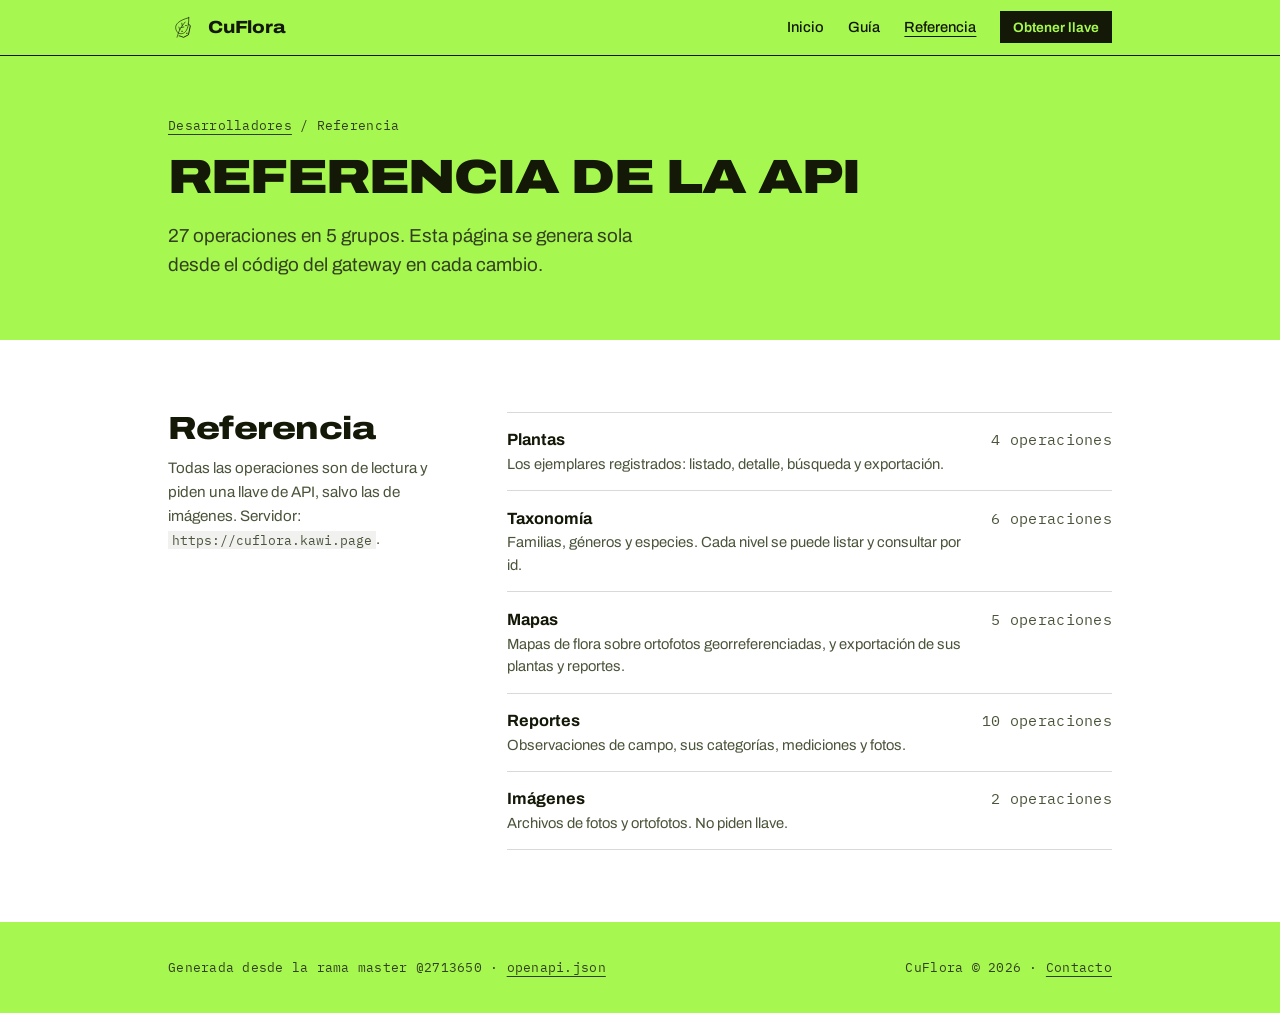
<file: desarrolladores/referencia/index.html>
<!DOCTYPE html>
<html lang="es-MX">
<head>
<meta charset="UTF-8">
<meta name="viewport" content="width=device-width, initial-scale=1.0">
<title>Referencia · API de CuFlora</title>
<meta name="description" content="Referencia de la API pública de solo lectura de CuFlora, generada desde el código.">
<meta name="theme-color" content="#A6F750">
<link rel="icon" type="image/svg+xml" href="../../assets/cuflora.svg">
<link rel="preconnect" href="https://fonts.googleapis.com">
<link rel="preconnect" href="https://fonts.gstatic.com" crossorigin>
<link href="https://fonts.googleapis.com/css2?family=Archivo:wdth,wght@62..125,100..900&family=IBM+Plex+Mono:wght@400;500&display=swap" rel="stylesheet">
<link rel="stylesheet" href="../../assets/estilos.css">
<link rel="stylesheet" href="../../assets/desarrolladores.css">
</head>
<body>

<header>
  <div class="wrap nav">
    <a class="marca" href="../../"><img src="../../assets/cuflora.svg" alt="Logo de CuFlora">CuFlora</a>
    <div class="nav-der">
      <nav class="nav-links" aria-label="Desarrolladores">
        <a href="../../">Inicio</a>
        <a href="../../desarrolladores/">Guía</a>
        <a href="../../desarrolladores/referencia/" aria-current="page">Referencia</a>
      </nav>
      <a class="btn-nav" href="../../desarrolladores/#llave">Obtener llave</a>
    </div>
  </div>
</header>

<main>
  <div class="hero doc-hero">
    <div class="wrap hero-int">
      <p class="migas mono"><a href="../">Desarrolladores</a> / Referencia</p>
      <h1>Referencia de la API</h1>
      <p class="lead">27 operaciones en 5 grupos. Esta página se genera sola desde el código del gateway en cada cambio.</p>
    </div>
  </div>

  <section class="panel">
    <div class="wrap sec-grid">
      <div>
        <h2>Referencia</h2>
        <p class="intro">Todas las operaciones son de lectura y piden una llave de API, salvo las de imágenes. Servidor: <code>https://cuflora.kawi.page</code>.</p>
      </div>
      <ul class="ref-lista">
          <li><a href="plantas.html"><div><strong>Plantas</strong><span>Los ejemplares registrados: listado, detalle, búsqueda y exportación.</span></div><span class="mono">4 operaciones</span></a></li>
          <li><a href="taxonomia.html"><div><strong>Taxonomía</strong><span>Familias, géneros y especies. Cada nivel se puede listar y consultar por id.</span></div><span class="mono">6 operaciones</span></a></li>
          <li><a href="mapas.html"><div><strong>Mapas</strong><span>Mapas de flora sobre ortofotos georreferenciadas, y exportación de sus plantas y reportes.</span></div><span class="mono">5 operaciones</span></a></li>
          <li><a href="reportes.html"><div><strong>Reportes</strong><span>Observaciones de campo, sus categorías, mediciones y fotos.</span></div><span class="mono">10 operaciones</span></a></li>
          <li><a href="imagenes.html"><div><strong>Imágenes</strong><span>Archivos de fotos y ortofotos. No piden llave.</span></div><span class="mono">2 operaciones</span></a></li>
      </ul>
    </div>
  </section>
</main>

<footer>
  <div class="wrap foot">
    <span class="mono generada">Generada desde la rama master @2713650 · <a href="../../desarrolladores/openapi.json">openapi.json</a></span>
    <span class="mono">CuFlora © 2026 · <a href="mailto:claudio.rodriguez4333@alumnos.udg.mx?subject=API%20CuFlora">Contacto</a></span>
  </div>
</footer>

</body>
</html>
</file>
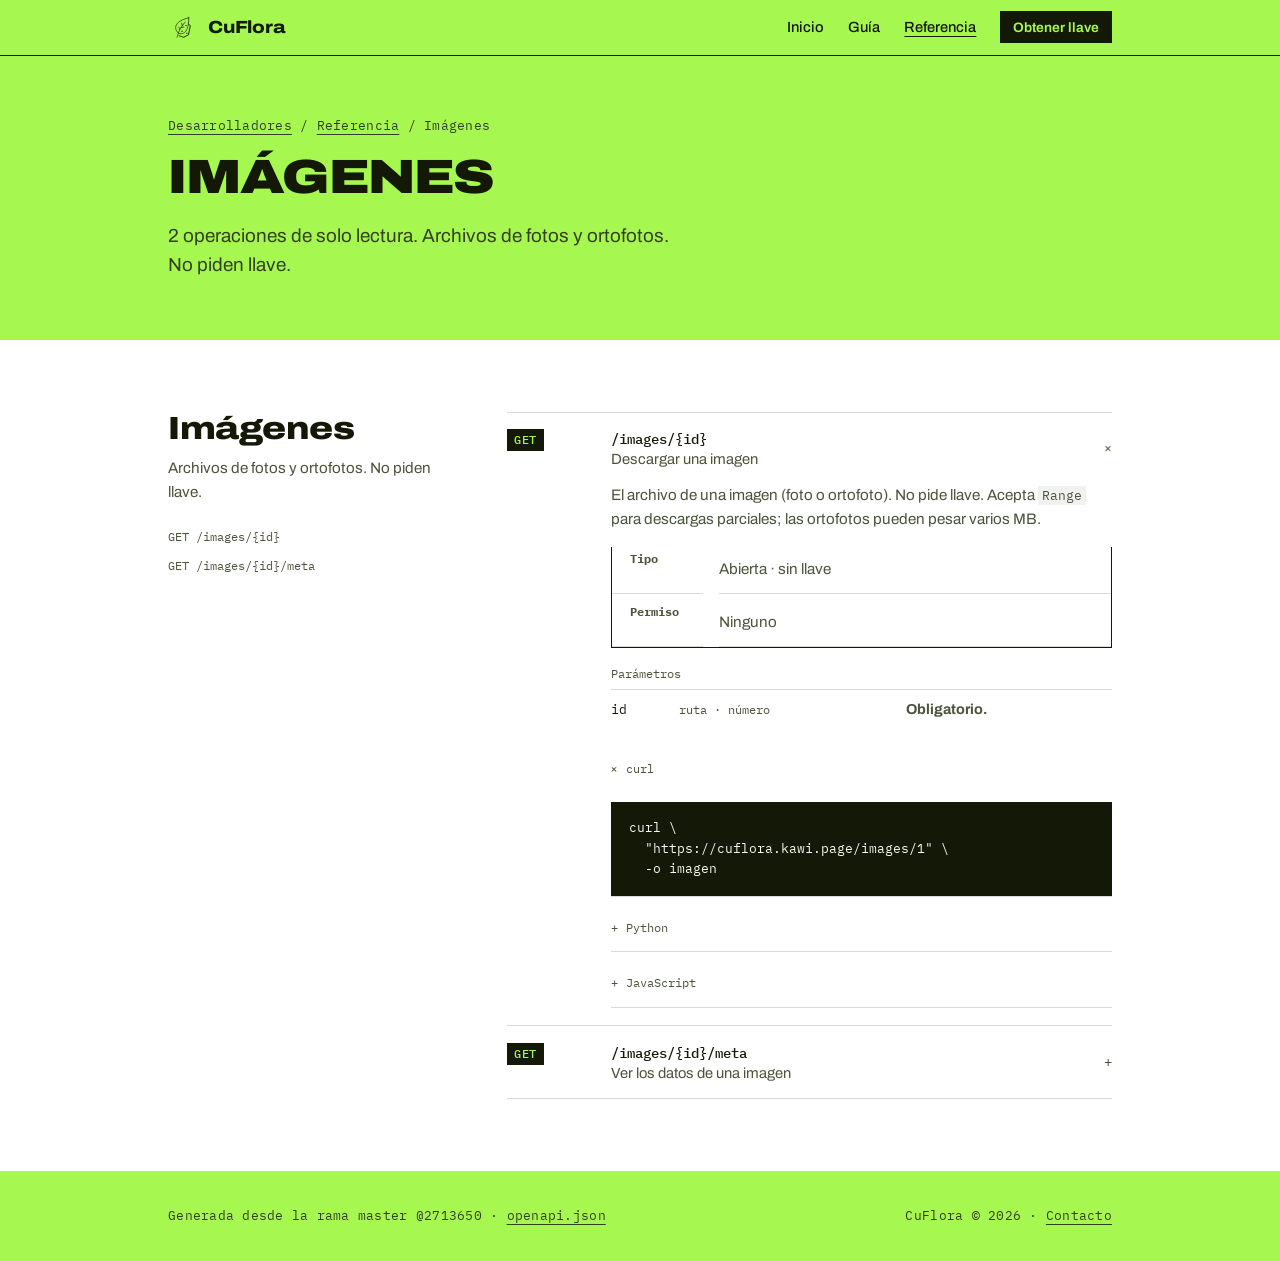
<file: desarrolladores/referencia/imagenes.html>
<!DOCTYPE html>
<html lang="es-MX">
<head>
<meta charset="UTF-8">
<meta name="viewport" content="width=device-width, initial-scale=1.0">
<title>Imágenes · API de CuFlora</title>
<meta name="description" content="Referencia de la API pública de CuFlora: Archivos de fotos y ortofotos. No piden llave.">
<meta name="theme-color" content="#A6F750">
<link rel="icon" type="image/svg+xml" href="../../assets/cuflora.svg">
<link rel="preconnect" href="https://fonts.googleapis.com">
<link rel="preconnect" href="https://fonts.gstatic.com" crossorigin>
<link href="https://fonts.googleapis.com/css2?family=Archivo:wdth,wght@62..125,100..900&family=IBM+Plex+Mono:wght@400;500&display=swap" rel="stylesheet">
<link rel="stylesheet" href="../../assets/estilos.css">
<link rel="stylesheet" href="../../assets/desarrolladores.css">
</head>
<body>

<header>
  <div class="wrap nav">
    <a class="marca" href="../../"><img src="../../assets/cuflora.svg" alt="Logo de CuFlora">CuFlora</a>
    <div class="nav-der">
      <nav class="nav-links" aria-label="Desarrolladores">
        <a href="../../">Inicio</a>
        <a href="../../desarrolladores/">Guía</a>
        <a href="../../desarrolladores/referencia/" aria-current="page">Referencia</a>
      </nav>
      <a class="btn-nav" href="../../desarrolladores/#llave">Obtener llave</a>
    </div>
  </div>
</header>

<main>
  <div class="hero doc-hero">
    <div class="wrap hero-int">
      <p class="migas mono"><a href="../">Desarrolladores</a> / <a href="./">Referencia</a> / Imágenes</p>
      <h1>Imágenes</h1>
      <p class="lead">2 operaciones de solo lectura. Archivos de fotos y ortofotos. No piden llave.</p>
    </div>
  </div>

  <section class="panel">
    <div class="wrap sec-grid">
      <div>
        <h2>Imágenes</h2>
        <p class="intro">Archivos de fotos y ortofotos. No piden llave.</p>
        <ul class="indice">
          <li><a href="#get-images-id">GET /images/{id}</a></li>
          <li><a href="#get-images-id-meta">GET /images/{id}/meta</a></li>
        </ul>
      </div>
      <div class="acc ref">
        <details id="get-images-id" open>
          <summary><span class="clave"><span class="metodo">GET</span></span><h3><span class="ruta">/images/{id}</span><span class="res">Descargar una imagen</span></h3><span class="marcador" aria-hidden="true">+</span></summary>
          <div class="cuerpo">
            <p>El archivo de una imagen (foto o ortofoto). No pide llave. Acepta <code>Range</code> para descargas parciales; las ortofotos pueden pesar varios MB.</p>
            <dl class="ficha">
              <dt>Tipo</dt><dd>Abierta · sin llave</dd>
              <dt>Permiso</dt><dd>Ninguno</dd>
            </dl>
            <table class="params">
              <caption>Parámetros</caption>
              <tbody>
                <tr><th scope="row">id</th><td class="tipo">ruta · número</td><td> <b>Obligatorio.</b></td></tr>
              </tbody>
            </table>
            
            
            
            <div class="ejemplos">
              <details open><summary>curl</summary><pre class="codigo">curl \
  &quot;https://cuflora.kawi.page/images/1&quot; \
  -o imagen</pre></details>
              <details><summary>Python</summary><pre class="codigo">import os, requests

r = requests.get(&quot;https://cuflora.kawi.page/images/1&quot;)
r.raise_for_status()
open(&quot;imagen&quot;, &quot;wb&quot;).write(r.content)</pre></details>
              <details><summary>JavaScript</summary><pre class="codigo">const r = await fetch(&quot;https://cuflora.kawi.page/images/1&quot;);
if (!r.ok) throw new Error(`HTTP ${r.status}`);
const imagen = await r.arrayBuffer();</pre></details>
            </div>
          </div>
        </details>
        <details id="get-images-id-meta">
          <summary><span class="clave"><span class="metodo">GET</span></span><h3><span class="ruta">/images/{id}/meta</span><span class="res">Ver los datos de una imagen</span></h3><span class="marcador" aria-hidden="true">+</span></summary>
          <div class="cuerpo">
            <p>Tamaño y tipo de una imagen, sin descargarla. No pide llave.</p>
            <dl class="ficha">
              <dt>Tipo</dt><dd>Abierta · sin llave</dd>
              <dt>Permiso</dt><dd>Ninguno</dd>
            </dl>
            <table class="params">
              <caption>Parámetros</caption>
              <tbody>
                <tr><th scope="row">id</th><td class="tipo">ruta · número</td><td> <b>Obligatorio.</b></td></tr>
              </tbody>
            </table>
            
            
            <div><span class="chips-titulo">Respuesta 200 · application/json · ejemplo</span><pre class="codigo">{
  &quot;id&quot;: 1,
  &quot;filename&quot;: &quot;cuvalles&quot;,
  &quot;extension&quot;: &quot;png&quot;,
  &quot;size&quot;: 6217821,
  &quot;width&quot;: 1432,
  &quot;height&quot;: 2675,
  &quot;createdAt&quot;: &quot;2026-08-21T17:04:11.000Z&quot;
}</pre></div>
            <div class="ejemplos">
              <details open><summary>curl</summary><pre class="codigo">curl \
  &quot;https://cuflora.kawi.page/images/1/meta&quot; \
  -o imagen</pre></details>
              <details><summary>Python</summary><pre class="codigo">import os, requests

r = requests.get(&quot;https://cuflora.kawi.page/images/1/meta&quot;)
r.raise_for_status()
open(&quot;imagen&quot;, &quot;wb&quot;).write(r.content)</pre></details>
              <details><summary>JavaScript</summary><pre class="codigo">const r = await fetch(&quot;https://cuflora.kawi.page/images/1/meta&quot;);
if (!r.ok) throw new Error(`HTTP ${r.status}`);
const imagen = await r.arrayBuffer();</pre></details>
            </div>
          </div>
        </details>
      </div>
    </div>
  </section>
</main>

<footer>
  <div class="wrap foot">
    <span class="mono generada">Generada desde la rama master @2713650 · <a href="../../desarrolladores/openapi.json">openapi.json</a></span>
    <span class="mono">CuFlora © 2026 · <a href="mailto:claudio.rodriguez4333@alumnos.udg.mx?subject=API%20CuFlora">Contacto</a></span>
  </div>
</footer>

</body>
</html>
</file>
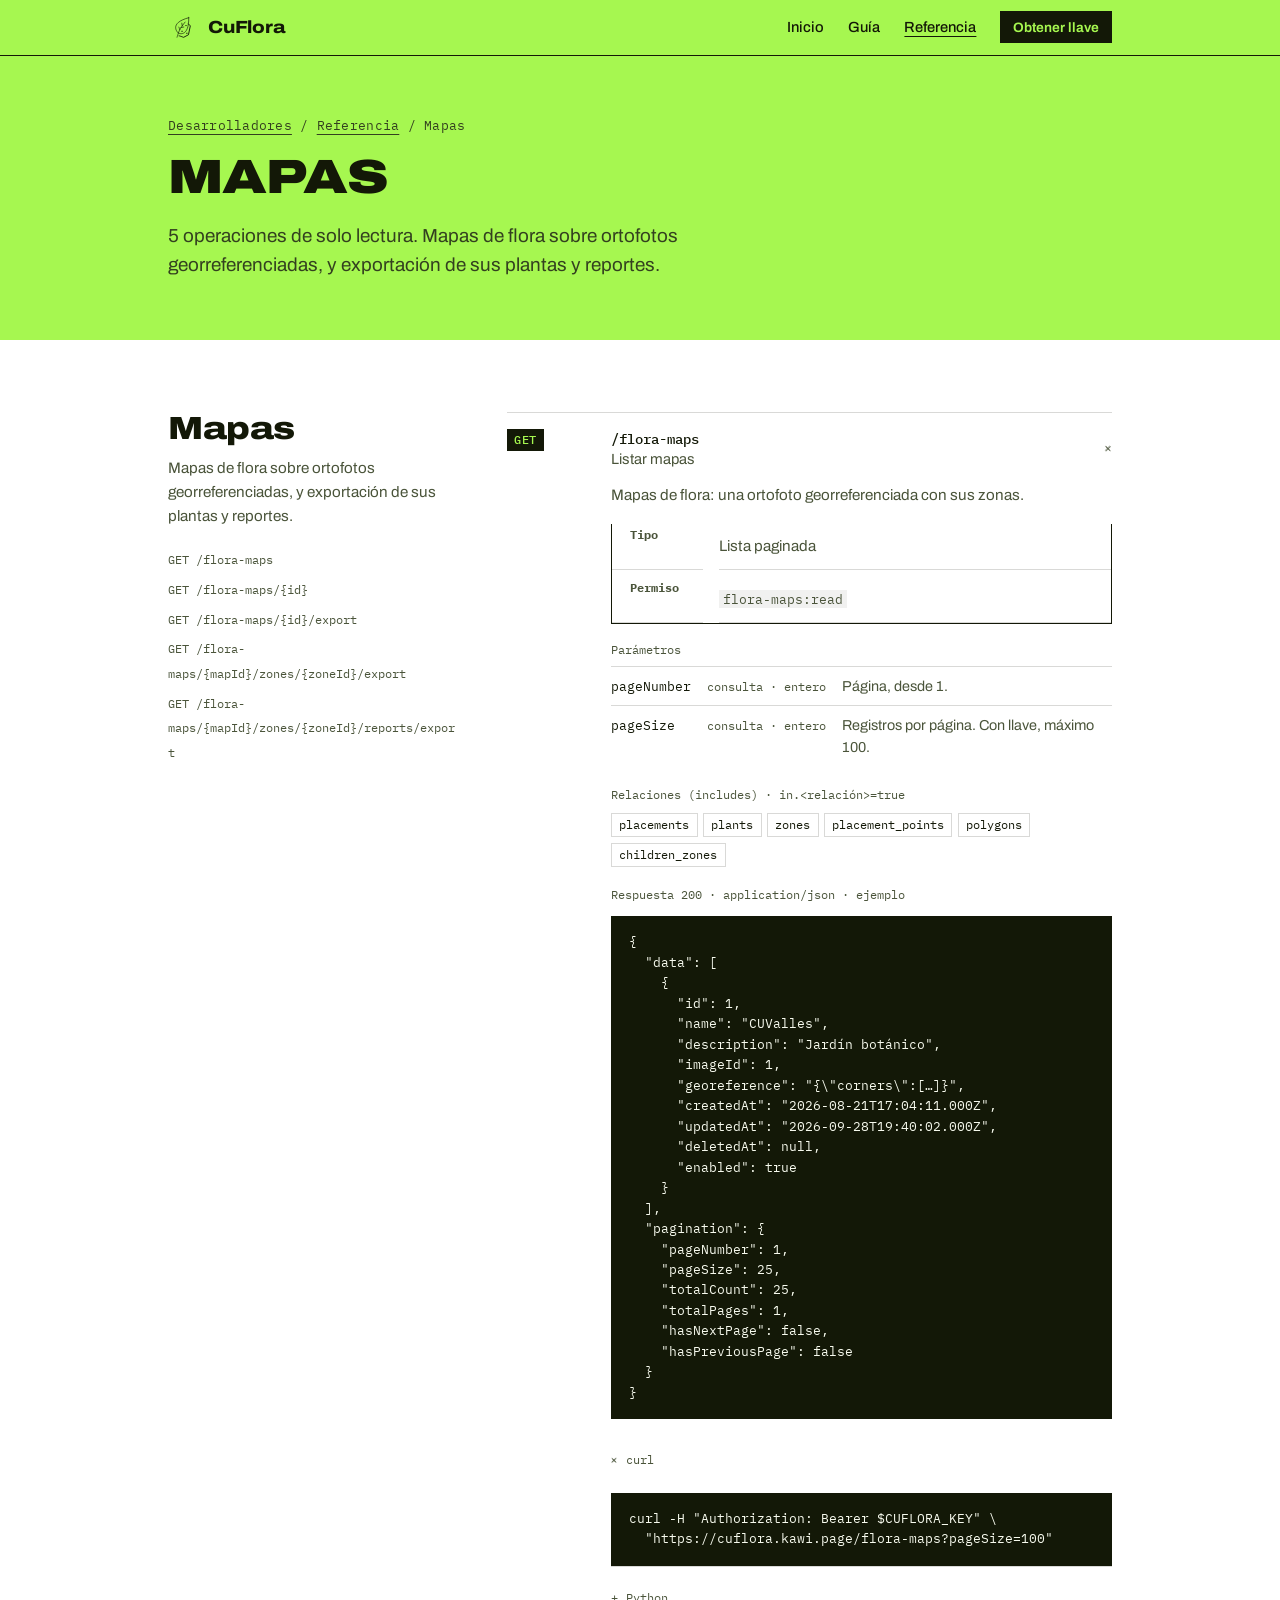
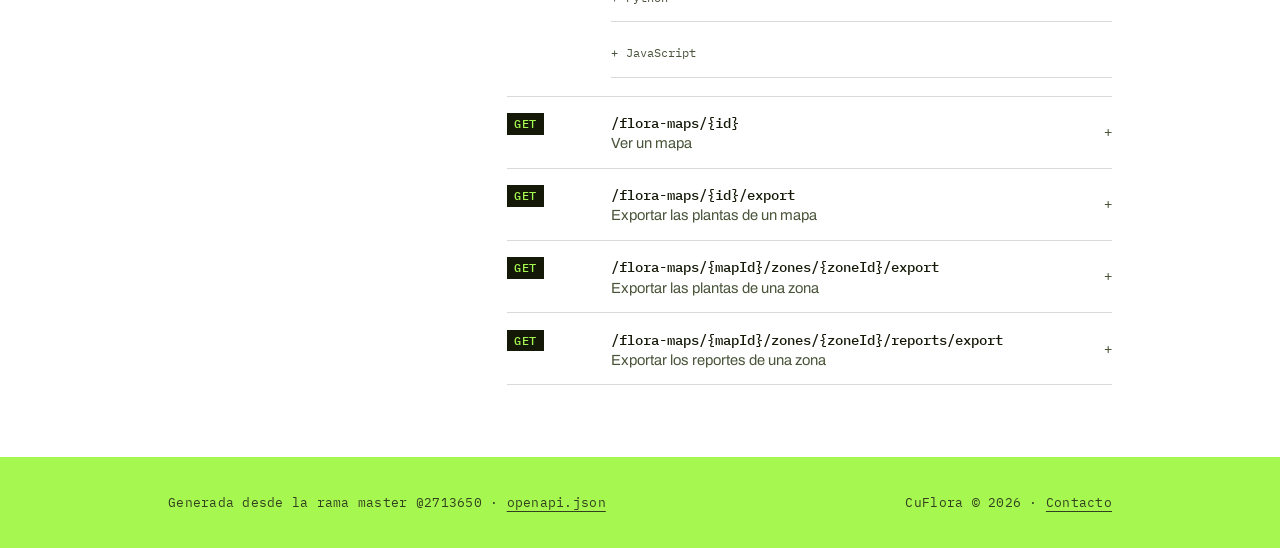
<file: desarrolladores/referencia/mapas.html>
<!DOCTYPE html>
<html lang="es-MX">
<head>
<meta charset="UTF-8">
<meta name="viewport" content="width=device-width, initial-scale=1.0">
<title>Mapas · API de CuFlora</title>
<meta name="description" content="Referencia de la API pública de CuFlora: Mapas de flora sobre ortofotos georreferenciadas, y exportación de sus plantas y reportes.">
<meta name="theme-color" content="#A6F750">
<link rel="icon" type="image/svg+xml" href="../../assets/cuflora.svg">
<link rel="preconnect" href="https://fonts.googleapis.com">
<link rel="preconnect" href="https://fonts.gstatic.com" crossorigin>
<link href="https://fonts.googleapis.com/css2?family=Archivo:wdth,wght@62..125,100..900&family=IBM+Plex+Mono:wght@400;500&display=swap" rel="stylesheet">
<link rel="stylesheet" href="../../assets/estilos.css">
<link rel="stylesheet" href="../../assets/desarrolladores.css">
</head>
<body>

<header>
  <div class="wrap nav">
    <a class="marca" href="../../"><img src="../../assets/cuflora.svg" alt="Logo de CuFlora">CuFlora</a>
    <div class="nav-der">
      <nav class="nav-links" aria-label="Desarrolladores">
        <a href="../../">Inicio</a>
        <a href="../../desarrolladores/">Guía</a>
        <a href="../../desarrolladores/referencia/" aria-current="page">Referencia</a>
      </nav>
      <a class="btn-nav" href="../../desarrolladores/#llave">Obtener llave</a>
    </div>
  </div>
</header>

<main>
  <div class="hero doc-hero">
    <div class="wrap hero-int">
      <p class="migas mono"><a href="../">Desarrolladores</a> / <a href="./">Referencia</a> / Mapas</p>
      <h1>Mapas</h1>
      <p class="lead">5 operaciones de solo lectura. Mapas de flora sobre ortofotos georreferenciadas, y exportación de sus plantas y reportes.</p>
    </div>
  </div>

  <section class="panel">
    <div class="wrap sec-grid">
      <div>
        <h2>Mapas</h2>
        <p class="intro">Mapas de flora sobre ortofotos georreferenciadas, y exportación de sus plantas y reportes.</p>
        <ul class="indice">
          <li><a href="#get-flora-maps">GET /flora-maps</a></li>
          <li><a href="#get-flora-maps-id">GET /flora-maps/{id}</a></li>
          <li><a href="#get-flora-maps-id-export">GET /flora-maps/{id}/export</a></li>
          <li><a href="#get-flora-maps-mapid-zones-zoneid-export">GET /flora-maps/{mapId}/zones/{zoneId}/export</a></li>
          <li><a href="#get-flora-maps-mapid-zones-zoneid-reports-export">GET /flora-maps/{mapId}/zones/{zoneId}/reports/export</a></li>
        </ul>
      </div>
      <div class="acc ref">
        <details id="get-flora-maps" open>
          <summary><span class="clave"><span class="metodo">GET</span></span><h3><span class="ruta">/flora-maps</span><span class="res">Listar mapas</span></h3><span class="marcador" aria-hidden="true">+</span></summary>
          <div class="cuerpo">
            <p>Mapas de flora: una ortofoto georreferenciada con sus zonas.</p>
            <dl class="ficha">
              <dt>Tipo</dt><dd>Lista paginada</dd>
              <dt>Permiso</dt><dd><code>flora-maps:read</code></dd>
            </dl>
            <table class="params">
              <caption>Parámetros</caption>
              <tbody>
                <tr><th scope="row">pageNumber</th><td class="tipo">consulta · entero</td><td>Página, desde 1.</td></tr>
                <tr><th scope="row">pageSize</th><td class="tipo">consulta · entero</td><td>Registros por página. Con llave, máximo 100.</td></tr>
              </tbody>
            </table>
            
            <div><span class="chips-titulo">Relaciones (includes) · in.&lt;relación&gt;=true</span><div class="chips"><code>placements</code><code>plants</code><code>zones</code><code>placement_points</code><code>polygons</code><code>children_zones</code></div></div>
            <div><span class="chips-titulo">Respuesta 200 · application/json · ejemplo</span><pre class="codigo">{
  &quot;data&quot;: [
    {
      &quot;id&quot;: 1,
      &quot;name&quot;: &quot;CUValles&quot;,
      &quot;description&quot;: &quot;Jardín botánico&quot;,
      &quot;imageId&quot;: 1,
      &quot;georeference&quot;: &quot;{\&quot;corners\&quot;:[…]}&quot;,
      &quot;createdAt&quot;: &quot;2026-08-21T17:04:11.000Z&quot;,
      &quot;updatedAt&quot;: &quot;2026-09-28T19:40:02.000Z&quot;,
      &quot;deletedAt&quot;: null,
      &quot;enabled&quot;: true
    }
  ],
  &quot;pagination&quot;: {
    &quot;pageNumber&quot;: 1,
    &quot;pageSize&quot;: 25,
    &quot;totalCount&quot;: 25,
    &quot;totalPages&quot;: 1,
    &quot;hasNextPage&quot;: false,
    &quot;hasPreviousPage&quot;: false
  }
}</pre></div>
            <div class="ejemplos">
              <details open><summary>curl</summary><pre class="codigo">curl -H &quot;Authorization: Bearer $CUFLORA_KEY&quot; \
  &quot;https://cuflora.kawi.page/flora-maps?pageSize=100&quot;</pre></details>
              <details><summary>Python</summary><pre class="codigo">import os, requests

r = requests.get(&quot;https://cuflora.kawi.page/flora-maps?pageSize=100&quot;,
                 headers={&quot;Authorization&quot;: f&quot;Bearer {os.environ['CUFLORA_KEY']}&quot;})
r.raise_for_status()
datos = r.json()</pre></details>
              <details><summary>JavaScript</summary><pre class="codigo">const r = await fetch(&quot;https://cuflora.kawi.page/flora-maps?pageSize=100&quot;, {
  headers: { Authorization: `Bearer ${process.env.CUFLORA_KEY}` },
});
if (!r.ok) throw new Error(`HTTP ${r.status}`);
const datos = await r.json();</pre></details>
            </div>
          </div>
        </details>
        <details id="get-flora-maps-id">
          <summary><span class="clave"><span class="metodo">GET</span></span><h3><span class="ruta">/flora-maps/{id}</span><span class="res">Ver un mapa</span></h3><span class="marcador" aria-hidden="true">+</span></summary>
          <div class="cuerpo">
            <p>Un mapa por su id, con su georreferencia (las cuatro esquinas de la ortofoto).</p>
            <dl class="ficha">
              <dt>Tipo</dt><dd>Un registro</dd>
              <dt>Permiso</dt><dd><code>flora-maps:read</code></dd>
            </dl>
            <table class="params">
              <caption>Parámetros</caption>
              <tbody>
                <tr><th scope="row">id</th><td class="tipo">ruta · número</td><td> <b>Obligatorio.</b></td></tr>
              </tbody>
            </table>
            
            <div><span class="chips-titulo">Relaciones (includes) · in.&lt;relación&gt;=true</span><div class="chips"><code>placements</code><code>plants</code><code>zones</code><code>placement_points</code><code>polygons</code><code>children_zones</code></div></div>
            <div><span class="chips-titulo">Respuesta 200 · application/json · ejemplo</span><pre class="codigo">{
  &quot;id&quot;: 1,
  &quot;name&quot;: &quot;CUValles&quot;,
  &quot;description&quot;: &quot;Jardín botánico&quot;,
  &quot;imageId&quot;: 1,
  &quot;georeference&quot;: &quot;{\&quot;corners\&quot;:[…]}&quot;,
  &quot;createdAt&quot;: &quot;2026-08-21T17:04:11.000Z&quot;,
  &quot;updatedAt&quot;: &quot;2026-09-28T19:40:02.000Z&quot;,
  &quot;deletedAt&quot;: null,
  &quot;enabled&quot;: true
}</pre></div>
            <div class="ejemplos">
              <details open><summary>curl</summary><pre class="codigo">curl -H &quot;Authorization: Bearer $CUFLORA_KEY&quot; \
  &quot;https://cuflora.kawi.page/flora-maps/1&quot;</pre></details>
              <details><summary>Python</summary><pre class="codigo">import os, requests

r = requests.get(&quot;https://cuflora.kawi.page/flora-maps/1&quot;,
                 headers={&quot;Authorization&quot;: f&quot;Bearer {os.environ['CUFLORA_KEY']}&quot;})
r.raise_for_status()
datos = r.json()</pre></details>
              <details><summary>JavaScript</summary><pre class="codigo">const r = await fetch(&quot;https://cuflora.kawi.page/flora-maps/1&quot;, {
  headers: { Authorization: `Bearer ${process.env.CUFLORA_KEY}` },
});
if (!r.ok) throw new Error(`HTTP ${r.status}`);
const datos = await r.json();</pre></details>
            </div>
          </div>
        </details>
        <details id="get-flora-maps-id-export">
          <summary><span class="clave"><span class="metodo">GET</span></span><h3><span class="ruta">/flora-maps/{id}/export</span><span class="res">Exportar las plantas de un mapa</span></h3><span class="marcador" aria-hidden="true">+</span></summary>
          <div class="cuerpo">
            <p>Las plantas de un mapa y sus zonas en un CSV, con coordenadas.</p>
            <dl class="ficha">
              <dt>Tipo</dt><dd>Archivo CSV · 10 por hora por llave</dd>
              <dt>Permiso</dt><dd><code>plants:export</code></dd>
            </dl>
            <table class="params">
              <caption>Parámetros</caption>
              <tbody>
                <tr><th scope="row">id</th><td class="tipo">ruta · número</td><td> <b>Obligatorio.</b></td></tr>
                <tr><th scope="row">groupBy</th><td class="tipo">consulta · texto</td><td></td></tr>
              </tbody>
            </table>
            
            
            <div><span class="chips-titulo">Respuesta 200 · text/csv · ejemplo</span><pre class="codigo">id,nombre_cientifico,nombre_comun,especie,genero,familia,zona,latitud,longitud
12,Agave tequilana,Agave azul,…</pre></div>
            <div class="ejemplos">
              <details open><summary>curl</summary><pre class="codigo">curl -H &quot;Authorization: Bearer $CUFLORA_KEY&quot; \
  &quot;https://cuflora.kawi.page/flora-maps/1/export&quot; \
  -o cuflora.csv</pre></details>
              <details><summary>Python</summary><pre class="codigo">import os, requests

r = requests.get(&quot;https://cuflora.kawi.page/flora-maps/1/export&quot;,
                 headers={&quot;Authorization&quot;: f&quot;Bearer {os.environ['CUFLORA_KEY']}&quot;})
r.raise_for_status()
open(&quot;cuflora.csv&quot;, &quot;wb&quot;).write(r.content)</pre></details>
              <details><summary>JavaScript</summary><pre class="codigo">const r = await fetch(&quot;https://cuflora.kawi.page/flora-maps/1/export&quot;, {
  headers: { Authorization: `Bearer ${process.env.CUFLORA_KEY}` },
});
if (!r.ok) throw new Error(`HTTP ${r.status}`);
const csv = await r.text();</pre></details>
            </div>
          </div>
        </details>
        <details id="get-flora-maps-mapid-zones-zoneid-export">
          <summary><span class="clave"><span class="metodo">GET</span></span><h3><span class="ruta">/flora-maps/{mapId}/zones/{zoneId}/export</span><span class="res">Exportar las plantas de una zona</span></h3><span class="marcador" aria-hidden="true">+</span></summary>
          <div class="cuerpo">
            <p>Las plantas de una zona, sus subzonas y su mapa dedicado, en un CSV.</p>
            <dl class="ficha">
              <dt>Tipo</dt><dd>Archivo CSV · 10 por hora por llave</dd>
              <dt>Permiso</dt><dd><code>plants:export</code></dd>
            </dl>
            <table class="params">
              <caption>Parámetros</caption>
              <tbody>
                <tr><th scope="row">mapId</th><td class="tipo">ruta · número</td><td> <b>Obligatorio.</b></td></tr>
                <tr><th scope="row">zoneId</th><td class="tipo">ruta · número</td><td> <b>Obligatorio.</b></td></tr>
                <tr><th scope="row">groupBy</th><td class="tipo">consulta · texto</td><td></td></tr>
                <tr><th scope="row">speciesId</th><td class="tipo">consulta · número</td><td></td></tr>
                <tr><th scope="row">genusId</th><td class="tipo">consulta · número</td><td></td></tr>
                <tr><th scope="row">familyId</th><td class="tipo">consulta · número</td><td></td></tr>
                <tr><th scope="row">search</th><td class="tipo">consulta · texto</td><td></td></tr>
              </tbody>
            </table>
            
            
            <div><span class="chips-titulo">Respuesta 200 · text/csv · ejemplo</span><pre class="codigo">id,nombre_cientifico,nombre_comun,especie,genero,familia,zona,latitud,longitud
12,Agave tequilana,Agave azul,…</pre></div>
            <div class="ejemplos">
              <details open><summary>curl</summary><pre class="codigo">curl -H &quot;Authorization: Bearer $CUFLORA_KEY&quot; \
  &quot;https://cuflora.kawi.page/flora-maps/1/zones/2/export&quot; \
  -o cuflora.csv</pre></details>
              <details><summary>Python</summary><pre class="codigo">import os, requests

r = requests.get(&quot;https://cuflora.kawi.page/flora-maps/1/zones/2/export&quot;,
                 headers={&quot;Authorization&quot;: f&quot;Bearer {os.environ['CUFLORA_KEY']}&quot;})
r.raise_for_status()
open(&quot;cuflora.csv&quot;, &quot;wb&quot;).write(r.content)</pre></details>
              <details><summary>JavaScript</summary><pre class="codigo">const r = await fetch(&quot;https://cuflora.kawi.page/flora-maps/1/zones/2/export&quot;, {
  headers: { Authorization: `Bearer ${process.env.CUFLORA_KEY}` },
});
if (!r.ok) throw new Error(`HTTP ${r.status}`);
const csv = await r.text();</pre></details>
            </div>
          </div>
        </details>
        <details id="get-flora-maps-mapid-zones-zoneid-reports-export">
          <summary><span class="clave"><span class="metodo">GET</span></span><h3><span class="ruta">/flora-maps/{mapId}/zones/{zoneId}/reports/export</span><span class="res">Exportar los reportes de una zona</span></h3><span class="marcador" aria-hidden="true">+</span></summary>
          <div class="cuerpo">
            <p>Los reportes de las plantas de una zona en un CSV.</p>
            <dl class="ficha">
              <dt>Tipo</dt><dd>Archivo CSV · 10 por hora por llave</dd>
              <dt>Permiso</dt><dd><code>reports:export</code></dd>
            </dl>
            <table class="params">
              <caption>Parámetros</caption>
              <tbody>
                <tr><th scope="row">mapId</th><td class="tipo">ruta · número</td><td> <b>Obligatorio.</b></td></tr>
                <tr><th scope="row">zoneId</th><td class="tipo">ruta · número</td><td> <b>Obligatorio.</b></td></tr>
                <tr><th scope="row">from</th><td class="tipo">consulta · texto</td><td></td></tr>
                <tr><th scope="row">to</th><td class="tipo">consulta · texto</td><td></td></tr>
              </tbody>
            </table>
            
            
            <div><span class="chips-titulo">Respuesta 200 · text/csv · ejemplo</span><pre class="codigo">id,fecha,categoria,subtipo,planta,…</pre></div>
            <div class="ejemplos">
              <details open><summary>curl</summary><pre class="codigo">curl -H &quot;Authorization: Bearer $CUFLORA_KEY&quot; \
  &quot;https://cuflora.kawi.page/flora-maps/1/zones/2/reports/export&quot; \
  -o cuflora.csv</pre></details>
              <details><summary>Python</summary><pre class="codigo">import os, requests

r = requests.get(&quot;https://cuflora.kawi.page/flora-maps/1/zones/2/reports/export&quot;,
                 headers={&quot;Authorization&quot;: f&quot;Bearer {os.environ['CUFLORA_KEY']}&quot;})
r.raise_for_status()
open(&quot;cuflora.csv&quot;, &quot;wb&quot;).write(r.content)</pre></details>
              <details><summary>JavaScript</summary><pre class="codigo">const r = await fetch(&quot;https://cuflora.kawi.page/flora-maps/1/zones/2/reports/export&quot;, {
  headers: { Authorization: `Bearer ${process.env.CUFLORA_KEY}` },
});
if (!r.ok) throw new Error(`HTTP ${r.status}`);
const csv = await r.text();</pre></details>
            </div>
          </div>
        </details>
      </div>
    </div>
  </section>
</main>

<footer>
  <div class="wrap foot">
    <span class="mono generada">Generada desde la rama master @2713650 · <a href="../../desarrolladores/openapi.json">openapi.json</a></span>
    <span class="mono">CuFlora © 2026 · <a href="mailto:claudio.rodriguez4333@alumnos.udg.mx?subject=API%20CuFlora">Contacto</a></span>
  </div>
</footer>

</body>
</html>
</file>
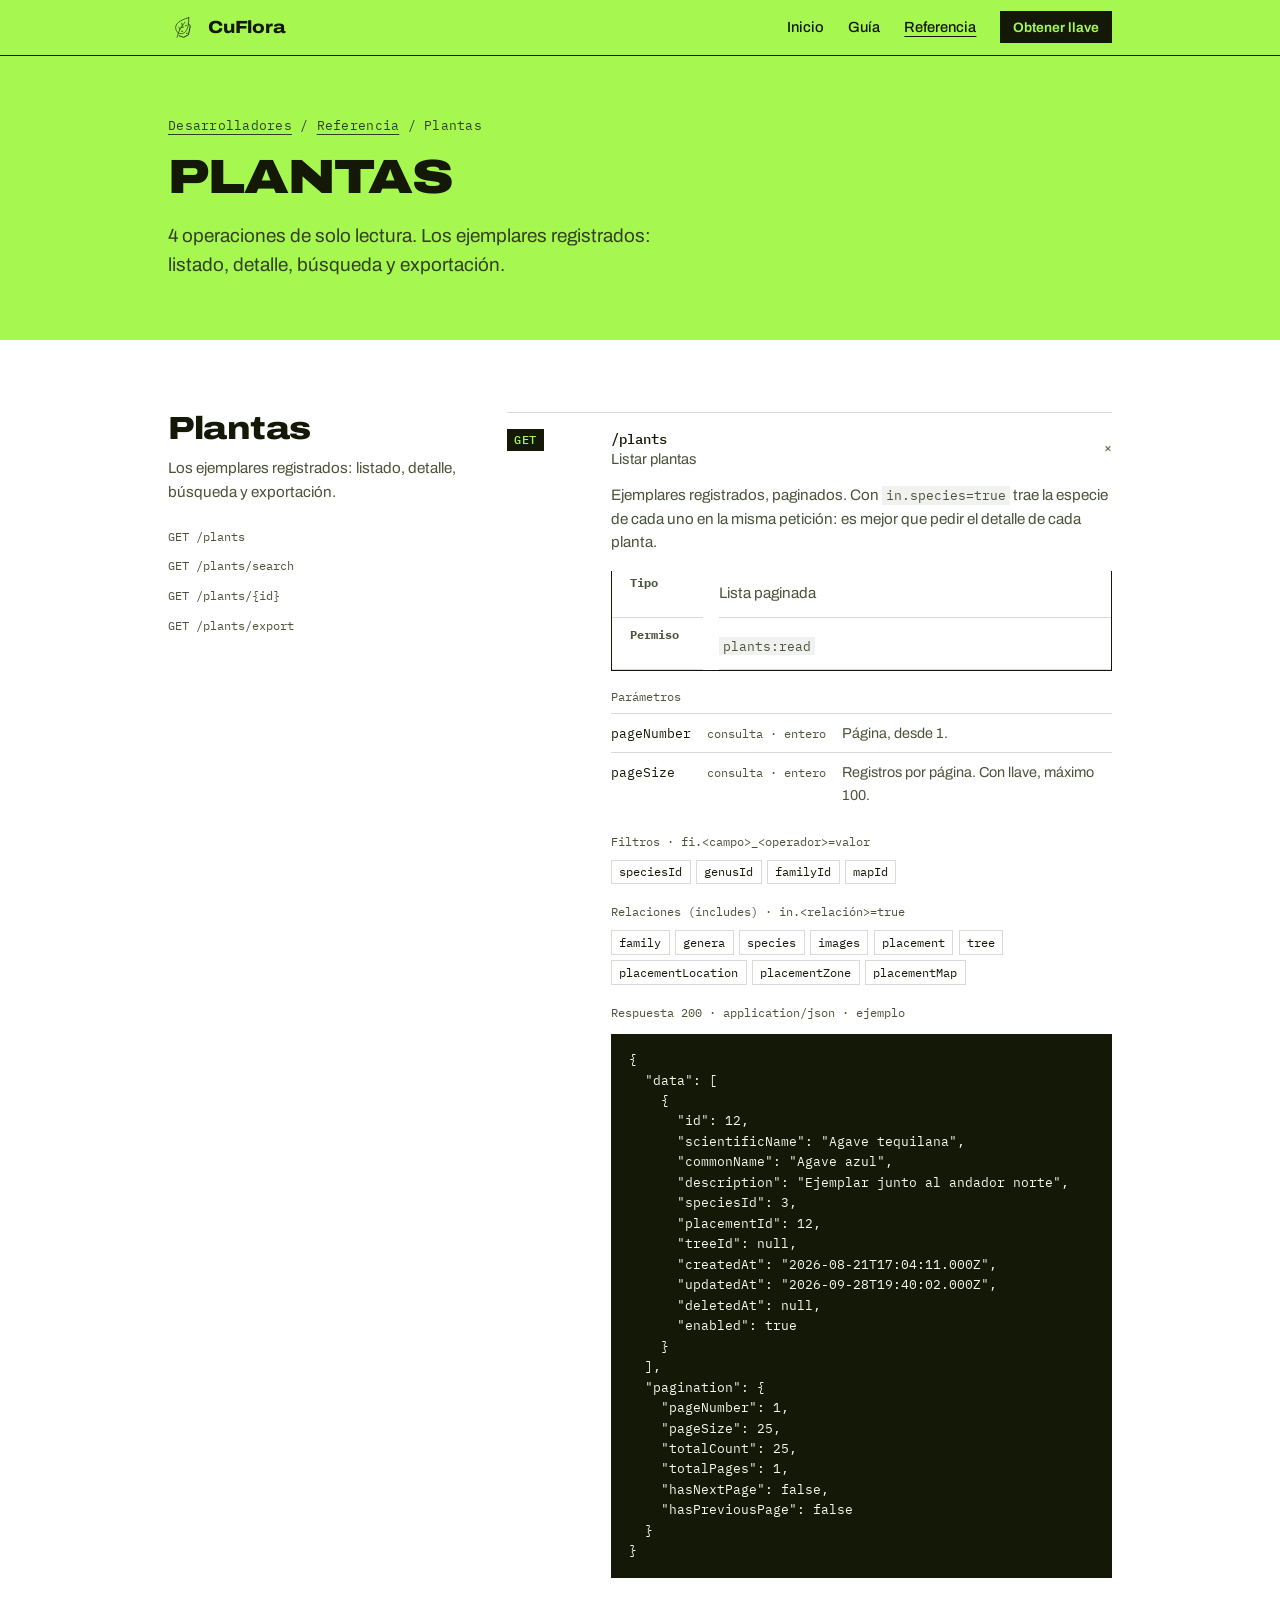
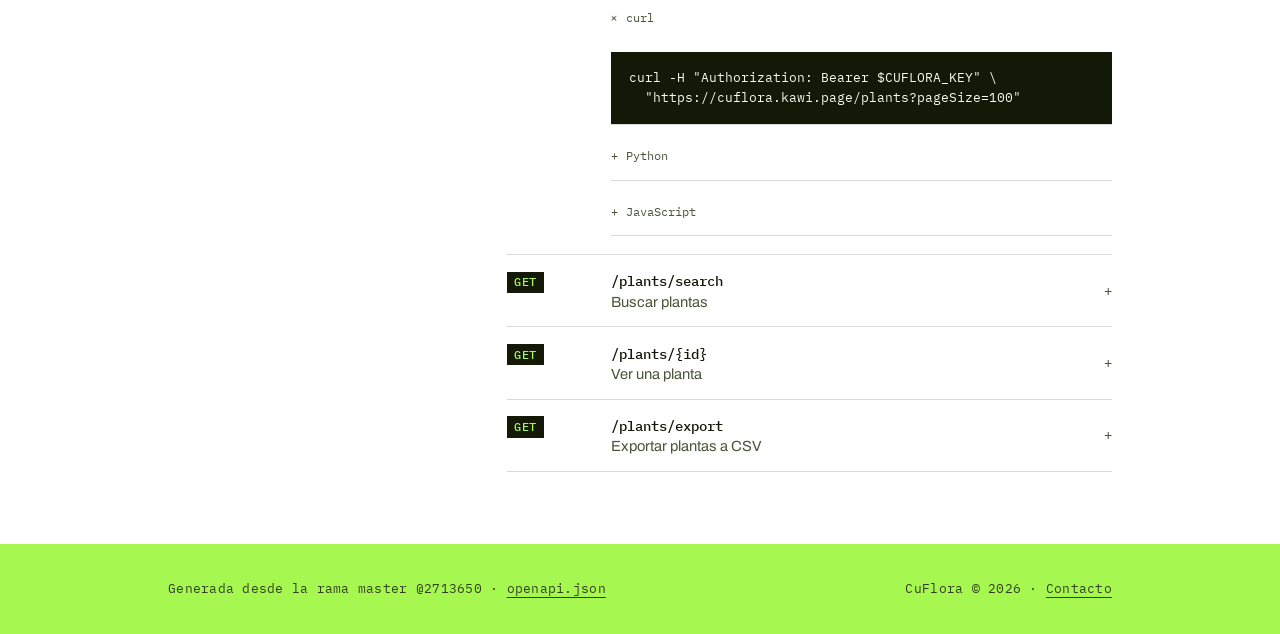
<file: desarrolladores/referencia/plantas.html>
<!DOCTYPE html>
<html lang="es-MX">
<head>
<meta charset="UTF-8">
<meta name="viewport" content="width=device-width, initial-scale=1.0">
<title>Plantas · API de CuFlora</title>
<meta name="description" content="Referencia de la API pública de CuFlora: Los ejemplares registrados: listado, detalle, búsqueda y exportación.">
<meta name="theme-color" content="#A6F750">
<link rel="icon" type="image/svg+xml" href="../../assets/cuflora.svg">
<link rel="preconnect" href="https://fonts.googleapis.com">
<link rel="preconnect" href="https://fonts.gstatic.com" crossorigin>
<link href="https://fonts.googleapis.com/css2?family=Archivo:wdth,wght@62..125,100..900&family=IBM+Plex+Mono:wght@400;500&display=swap" rel="stylesheet">
<link rel="stylesheet" href="../../assets/estilos.css">
<link rel="stylesheet" href="../../assets/desarrolladores.css">
</head>
<body>

<header>
  <div class="wrap nav">
    <a class="marca" href="../../"><img src="../../assets/cuflora.svg" alt="Logo de CuFlora">CuFlora</a>
    <div class="nav-der">
      <nav class="nav-links" aria-label="Desarrolladores">
        <a href="../../">Inicio</a>
        <a href="../../desarrolladores/">Guía</a>
        <a href="../../desarrolladores/referencia/" aria-current="page">Referencia</a>
      </nav>
      <a class="btn-nav" href="../../desarrolladores/#llave">Obtener llave</a>
    </div>
  </div>
</header>

<main>
  <div class="hero doc-hero">
    <div class="wrap hero-int">
      <p class="migas mono"><a href="../">Desarrolladores</a> / <a href="./">Referencia</a> / Plantas</p>
      <h1>Plantas</h1>
      <p class="lead">4 operaciones de solo lectura. Los ejemplares registrados: listado, detalle, búsqueda y exportación.</p>
    </div>
  </div>

  <section class="panel">
    <div class="wrap sec-grid">
      <div>
        <h2>Plantas</h2>
        <p class="intro">Los ejemplares registrados: listado, detalle, búsqueda y exportación.</p>
        <ul class="indice">
          <li><a href="#get-plants">GET /plants</a></li>
          <li><a href="#get-plants-search">GET /plants/search</a></li>
          <li><a href="#get-plants-id">GET /plants/{id}</a></li>
          <li><a href="#get-plants-export">GET /plants/export</a></li>
        </ul>
      </div>
      <div class="acc ref">
        <details id="get-plants" open>
          <summary><span class="clave"><span class="metodo">GET</span></span><h3><span class="ruta">/plants</span><span class="res">Listar plantas</span></h3><span class="marcador" aria-hidden="true">+</span></summary>
          <div class="cuerpo">
            <p>Ejemplares registrados, paginados. Con <code>in.species=true</code> trae la especie de cada uno en la misma petición: es mejor que pedir el detalle de cada planta.</p>
            <dl class="ficha">
              <dt>Tipo</dt><dd>Lista paginada</dd>
              <dt>Permiso</dt><dd><code>plants:read</code></dd>
            </dl>
            <table class="params">
              <caption>Parámetros</caption>
              <tbody>
                <tr><th scope="row">pageNumber</th><td class="tipo">consulta · entero</td><td>Página, desde 1.</td></tr>
                <tr><th scope="row">pageSize</th><td class="tipo">consulta · entero</td><td>Registros por página. Con llave, máximo 100.</td></tr>
              </tbody>
            </table>
            <div><span class="chips-titulo">Filtros · fi.&lt;campo&gt;_&lt;operador&gt;=valor</span><div class="chips"><code>speciesId</code><code>genusId</code><code>familyId</code><code>mapId</code></div></div>
            <div><span class="chips-titulo">Relaciones (includes) · in.&lt;relación&gt;=true</span><div class="chips"><code>family</code><code>genera</code><code>species</code><code>images</code><code>placement</code><code>tree</code><code>placementLocation</code><code>placementZone</code><code>placementMap</code></div></div>
            <div><span class="chips-titulo">Respuesta 200 · application/json · ejemplo</span><pre class="codigo">{
  &quot;data&quot;: [
    {
      &quot;id&quot;: 12,
      &quot;scientificName&quot;: &quot;Agave tequilana&quot;,
      &quot;commonName&quot;: &quot;Agave azul&quot;,
      &quot;description&quot;: &quot;Ejemplar junto al andador norte&quot;,
      &quot;speciesId&quot;: 3,
      &quot;placementId&quot;: 12,
      &quot;treeId&quot;: null,
      &quot;createdAt&quot;: &quot;2026-08-21T17:04:11.000Z&quot;,
      &quot;updatedAt&quot;: &quot;2026-09-28T19:40:02.000Z&quot;,
      &quot;deletedAt&quot;: null,
      &quot;enabled&quot;: true
    }
  ],
  &quot;pagination&quot;: {
    &quot;pageNumber&quot;: 1,
    &quot;pageSize&quot;: 25,
    &quot;totalCount&quot;: 25,
    &quot;totalPages&quot;: 1,
    &quot;hasNextPage&quot;: false,
    &quot;hasPreviousPage&quot;: false
  }
}</pre></div>
            <div class="ejemplos">
              <details open><summary>curl</summary><pre class="codigo">curl -H &quot;Authorization: Bearer $CUFLORA_KEY&quot; \
  &quot;https://cuflora.kawi.page/plants?pageSize=100&quot;</pre></details>
              <details><summary>Python</summary><pre class="codigo">import os, requests

r = requests.get(&quot;https://cuflora.kawi.page/plants?pageSize=100&quot;,
                 headers={&quot;Authorization&quot;: f&quot;Bearer {os.environ['CUFLORA_KEY']}&quot;})
r.raise_for_status()
datos = r.json()</pre></details>
              <details><summary>JavaScript</summary><pre class="codigo">const r = await fetch(&quot;https://cuflora.kawi.page/plants?pageSize=100&quot;, {
  headers: { Authorization: `Bearer ${process.env.CUFLORA_KEY}` },
});
if (!r.ok) throw new Error(`HTTP ${r.status}`);
const datos = await r.json();</pre></details>
            </div>
          </div>
        </details>
        <details id="get-plants-search">
          <summary><span class="clave"><span class="metodo">GET</span></span><h3><span class="ruta">/plants/search</span><span class="res">Buscar plantas</span></h3><span class="marcador" aria-hidden="true">+</span></summary>
          <div class="cuerpo">
            <p>Busca por nombre científico, nombre común o id (<code>term</code>; varias palabras deben aparecer todas). Devuelve una página como el listado.</p>
            <dl class="ficha">
              <dt>Tipo</dt><dd>Búsqueda paginada</dd>
              <dt>Permiso</dt><dd><code>plants:read</code></dd>
            </dl>
            <table class="params">
              <caption>Parámetros</caption>
              <tbody>
                <tr><th scope="row">pageNumber</th><td class="tipo">consulta · entero</td><td>Página, desde 1.</td></tr>
                <tr><th scope="row">pageSize</th><td class="tipo">consulta · entero</td><td>Registros por página. Con llave, máximo 100.</td></tr>
                <tr><th scope="row">term</th><td class="tipo">consulta · texto</td><td>Texto a buscar.</td></tr>
              </tbody>
            </table>
            <div><span class="chips-titulo">Filtros · fi.&lt;campo&gt;_&lt;operador&gt;=valor</span><div class="chips"><code>speciesId</code><code>genusId</code><code>familyId</code><code>mapId</code></div></div>
            <div><span class="chips-titulo">Relaciones (includes) · in.&lt;relación&gt;=true</span><div class="chips"><code>family</code><code>genera</code><code>species</code><code>images</code><code>placement</code><code>tree</code><code>placementLocation</code><code>placementZone</code><code>placementMap</code></div></div>
            <div><span class="chips-titulo">Respuesta 200 · application/json · ejemplo</span><pre class="codigo">{
  &quot;data&quot;: [
    {
      &quot;id&quot;: 12,
      &quot;scientificName&quot;: &quot;Agave tequilana&quot;,
      &quot;commonName&quot;: &quot;Agave azul&quot;,
      &quot;description&quot;: &quot;Ejemplar junto al andador norte&quot;,
      &quot;speciesId&quot;: 3,
      &quot;placementId&quot;: 12,
      &quot;treeId&quot;: null,
      &quot;createdAt&quot;: &quot;2026-08-21T17:04:11.000Z&quot;,
      &quot;updatedAt&quot;: &quot;2026-09-28T19:40:02.000Z&quot;,
      &quot;deletedAt&quot;: null,
      &quot;enabled&quot;: true
    }
  ],
  &quot;pagination&quot;: {
    &quot;pageNumber&quot;: 1,
    &quot;pageSize&quot;: 25,
    &quot;totalCount&quot;: 25,
    &quot;totalPages&quot;: 1,
    &quot;hasNextPage&quot;: false,
    &quot;hasPreviousPage&quot;: false
  }
}</pre></div>
            <div class="ejemplos">
              <details open><summary>curl</summary><pre class="codigo">curl -H &quot;Authorization: Bearer $CUFLORA_KEY&quot; \
  &quot;https://cuflora.kawi.page/plants/search?term=agave&quot;</pre></details>
              <details><summary>Python</summary><pre class="codigo">import os, requests

r = requests.get(&quot;https://cuflora.kawi.page/plants/search?term=agave&quot;,
                 headers={&quot;Authorization&quot;: f&quot;Bearer {os.environ['CUFLORA_KEY']}&quot;})
r.raise_for_status()
datos = r.json()</pre></details>
              <details><summary>JavaScript</summary><pre class="codigo">const r = await fetch(&quot;https://cuflora.kawi.page/plants/search?term=agave&quot;, {
  headers: { Authorization: `Bearer ${process.env.CUFLORA_KEY}` },
});
if (!r.ok) throw new Error(`HTTP ${r.status}`);
const datos = await r.json();</pre></details>
            </div>
          </div>
        </details>
        <details id="get-plants-id">
          <summary><span class="clave"><span class="metodo">GET</span></span><h3><span class="ruta">/plants/{id}</span><span class="res">Ver una planta</span></h3><span class="marcador" aria-hidden="true">+</span></summary>
          <div class="cuerpo">
            <p>Un ejemplar por su id. Con <code>in.placementLocation=true</code> y <code>in.placementZone=true</code> trae dónde está.</p>
            <dl class="ficha">
              <dt>Tipo</dt><dd>Un registro</dd>
              <dt>Permiso</dt><dd><code>plants:read</code></dd>
            </dl>
            <table class="params">
              <caption>Parámetros</caption>
              <tbody>
                <tr><th scope="row">id</th><td class="tipo">ruta · número</td><td> <b>Obligatorio.</b></td></tr>
              </tbody>
            </table>
            
            <div><span class="chips-titulo">Relaciones (includes) · in.&lt;relación&gt;=true</span><div class="chips"><code>family</code><code>genera</code><code>species</code><code>images</code><code>placement</code><code>tree</code><code>placementLocation</code><code>placementZone</code><code>placementMap</code></div></div>
            <div><span class="chips-titulo">Respuesta 200 · application/json · ejemplo</span><pre class="codigo">{
  &quot;id&quot;: 12,
  &quot;scientificName&quot;: &quot;Agave tequilana&quot;,
  &quot;commonName&quot;: &quot;Agave azul&quot;,
  &quot;description&quot;: &quot;Ejemplar junto al andador norte&quot;,
  &quot;speciesId&quot;: 3,
  &quot;placementId&quot;: 12,
  &quot;treeId&quot;: null,
  &quot;createdAt&quot;: &quot;2026-08-21T17:04:11.000Z&quot;,
  &quot;updatedAt&quot;: &quot;2026-09-28T19:40:02.000Z&quot;,
  &quot;deletedAt&quot;: null,
  &quot;enabled&quot;: true
}</pre></div>
            <div class="ejemplos">
              <details open><summary>curl</summary><pre class="codigo">curl -H &quot;Authorization: Bearer $CUFLORA_KEY&quot; \
  &quot;https://cuflora.kawi.page/plants/1&quot;</pre></details>
              <details><summary>Python</summary><pre class="codigo">import os, requests

r = requests.get(&quot;https://cuflora.kawi.page/plants/1&quot;,
                 headers={&quot;Authorization&quot;: f&quot;Bearer {os.environ['CUFLORA_KEY']}&quot;})
r.raise_for_status()
datos = r.json()</pre></details>
              <details><summary>JavaScript</summary><pre class="codigo">const r = await fetch(&quot;https://cuflora.kawi.page/plants/1&quot;, {
  headers: { Authorization: `Bearer ${process.env.CUFLORA_KEY}` },
});
if (!r.ok) throw new Error(`HTTP ${r.status}`);
const datos = await r.json();</pre></details>
            </div>
          </div>
        </details>
        <details id="get-plants-export">
          <summary><span class="clave"><span class="metodo">GET</span></span><h3><span class="ruta">/plants/export</span><span class="res">Exportar plantas a CSV</span></h3><span class="marcador" aria-hidden="true">+</span></summary>
          <div class="cuerpo">
            <p>Todas las plantas en un CSV (UTF-8 con BOM, separado por comas). Se puede agrupar y filtrar por especie, género o familia.</p>
            <dl class="ficha">
              <dt>Tipo</dt><dd>Archivo CSV · 10 por hora por llave</dd>
              <dt>Permiso</dt><dd><code>plants:export</code></dd>
            </dl>
            <table class="params">
              <caption>Parámetros</caption>
              <tbody>
                <tr><th scope="row">groupBy</th><td class="tipo">consulta · texto</td><td></td></tr>
                <tr><th scope="row">speciesId</th><td class="tipo">consulta · número</td><td></td></tr>
                <tr><th scope="row">genusId</th><td class="tipo">consulta · número</td><td></td></tr>
                <tr><th scope="row">familyId</th><td class="tipo">consulta · número</td><td></td></tr>
                <tr><th scope="row">search</th><td class="tipo">consulta · texto</td><td></td></tr>
              </tbody>
            </table>
            
            
            <div><span class="chips-titulo">Respuesta 200 · text/csv · ejemplo</span><pre class="codigo">id,nombre_cientifico,nombre_comun,especie,genero,familia,zona,latitud,longitud
12,Agave tequilana,Agave azul,…</pre></div>
            <div class="ejemplos">
              <details open><summary>curl</summary><pre class="codigo">curl -H &quot;Authorization: Bearer $CUFLORA_KEY&quot; \
  &quot;https://cuflora.kawi.page/plants/export&quot; \
  -o cuflora.csv</pre></details>
              <details><summary>Python</summary><pre class="codigo">import os, requests

r = requests.get(&quot;https://cuflora.kawi.page/plants/export&quot;,
                 headers={&quot;Authorization&quot;: f&quot;Bearer {os.environ['CUFLORA_KEY']}&quot;})
r.raise_for_status()
open(&quot;cuflora.csv&quot;, &quot;wb&quot;).write(r.content)</pre></details>
              <details><summary>JavaScript</summary><pre class="codigo">const r = await fetch(&quot;https://cuflora.kawi.page/plants/export&quot;, {
  headers: { Authorization: `Bearer ${process.env.CUFLORA_KEY}` },
});
if (!r.ok) throw new Error(`HTTP ${r.status}`);
const csv = await r.text();</pre></details>
            </div>
          </div>
        </details>
      </div>
    </div>
  </section>
</main>

<footer>
  <div class="wrap foot">
    <span class="mono generada">Generada desde la rama master @2713650 · <a href="../../desarrolladores/openapi.json">openapi.json</a></span>
    <span class="mono">CuFlora © 2026 · <a href="mailto:claudio.rodriguez4333@alumnos.udg.mx?subject=API%20CuFlora">Contacto</a></span>
  </div>
</footer>

</body>
</html>
</file>
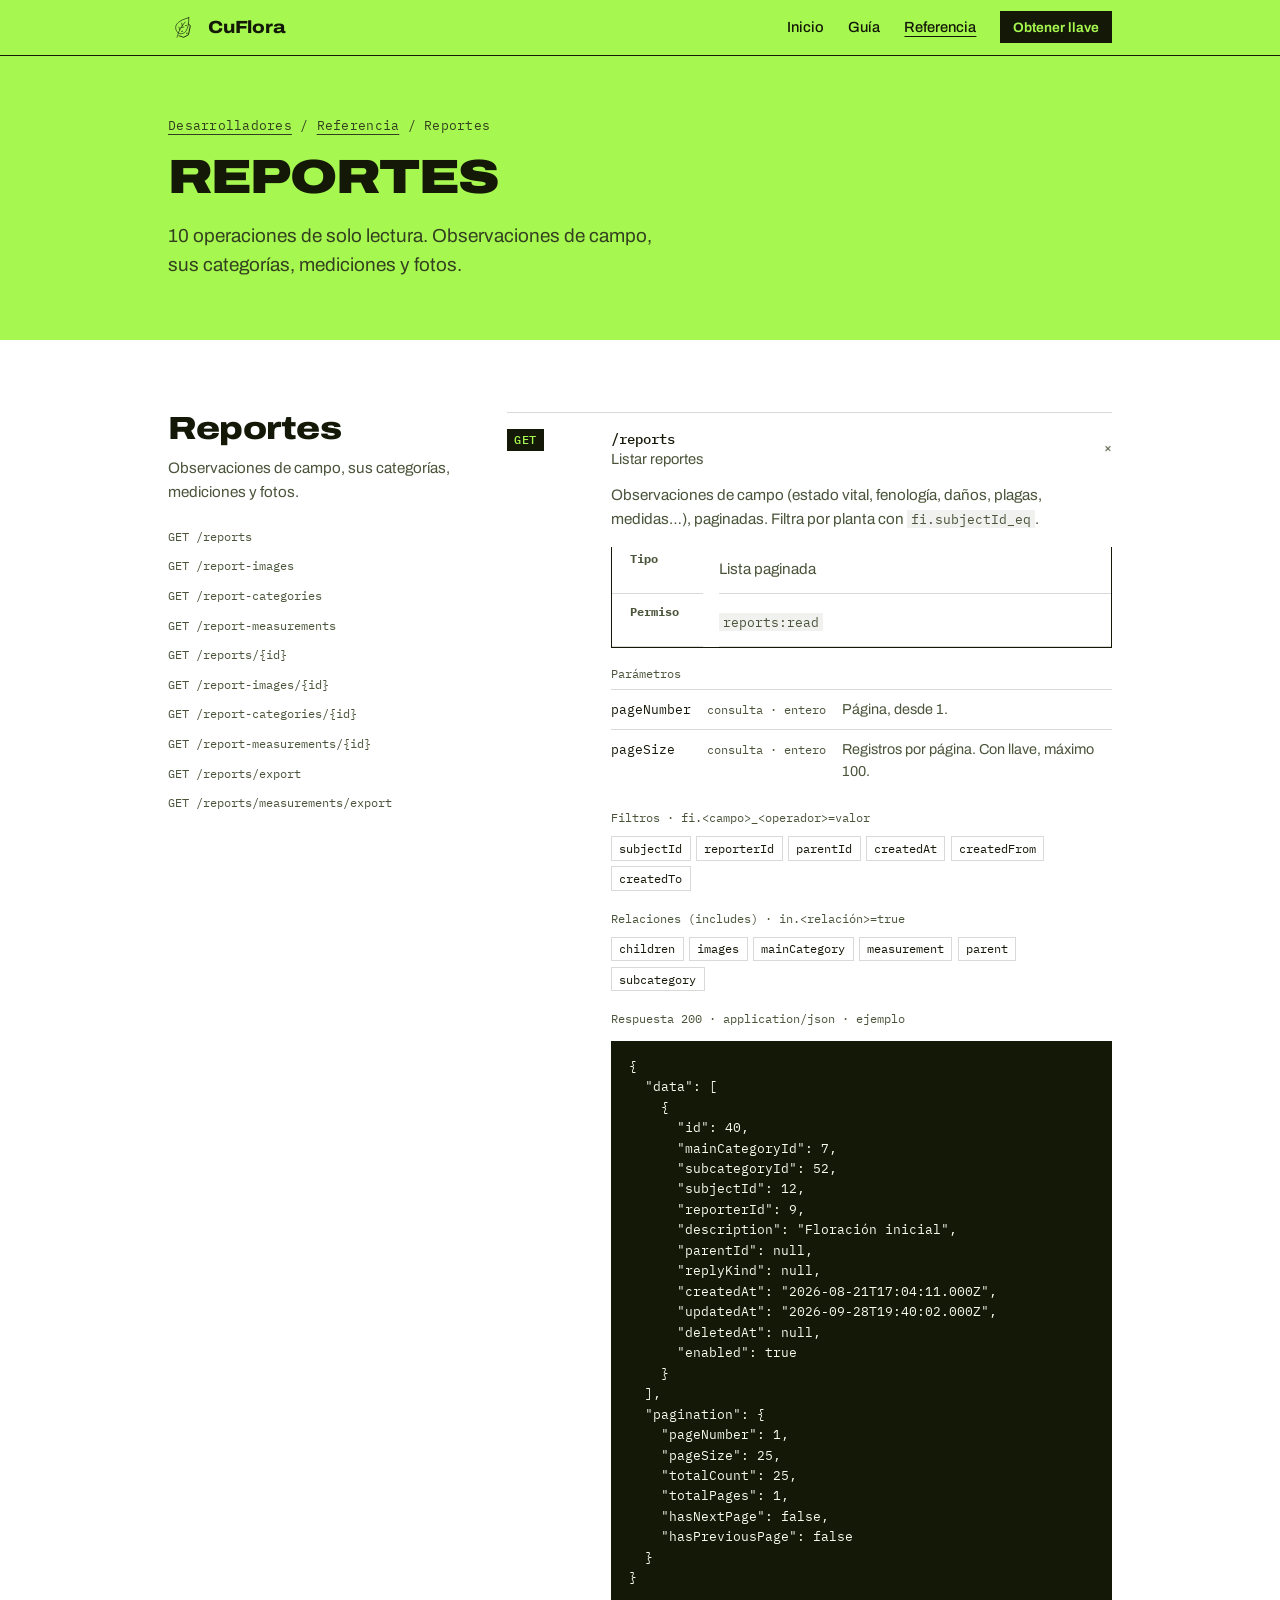
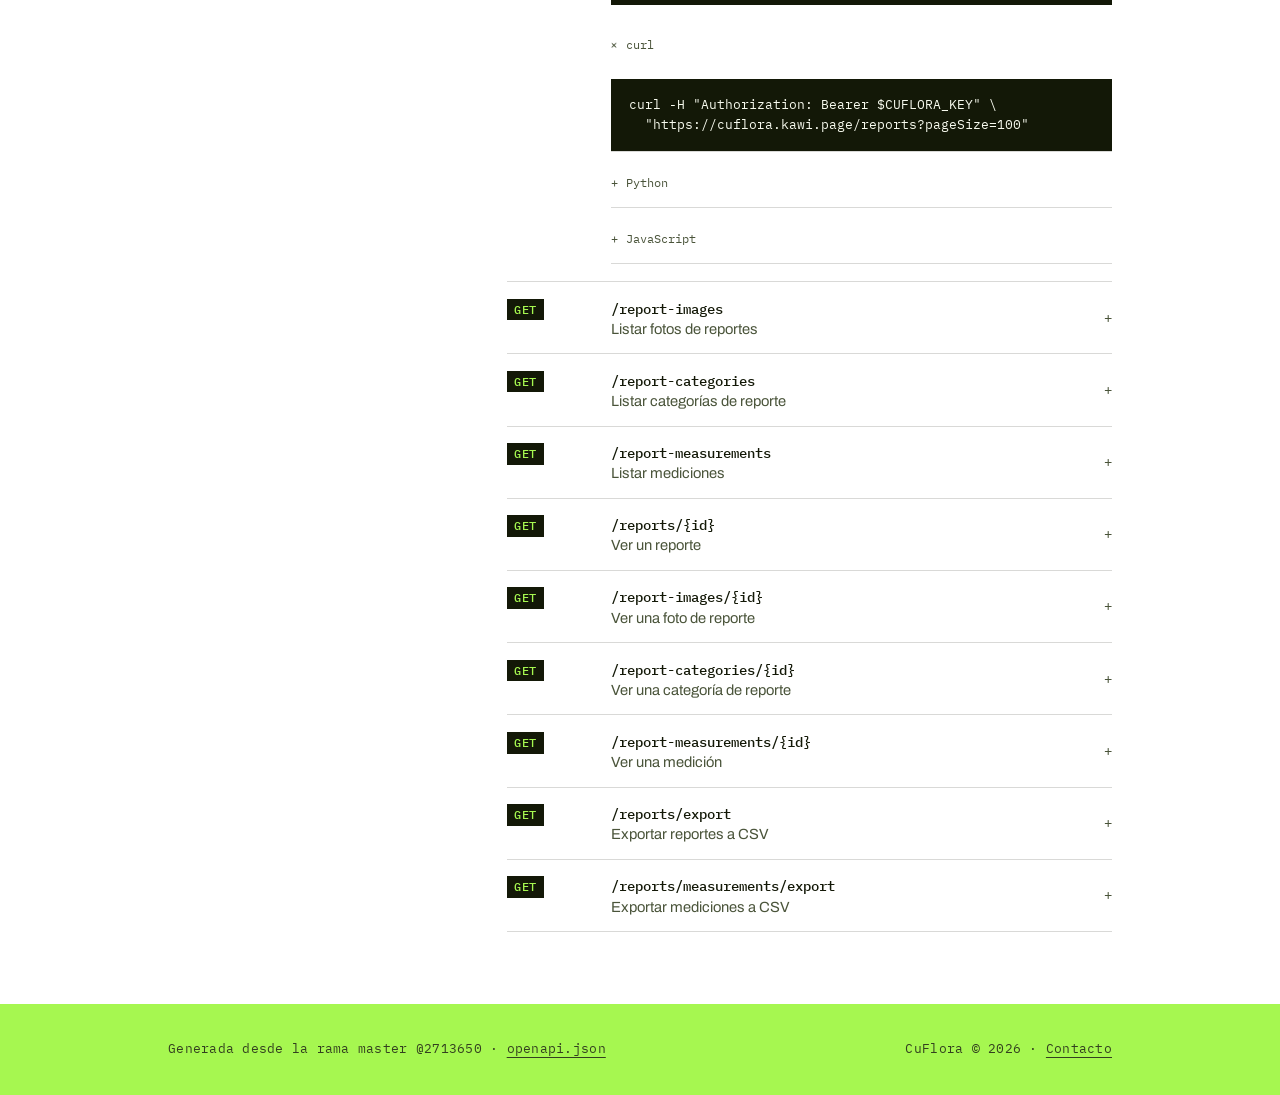
<file: desarrolladores/referencia/reportes.html>
<!DOCTYPE html>
<html lang="es-MX">
<head>
<meta charset="UTF-8">
<meta name="viewport" content="width=device-width, initial-scale=1.0">
<title>Reportes · API de CuFlora</title>
<meta name="description" content="Referencia de la API pública de CuFlora: Observaciones de campo, sus categorías, mediciones y fotos.">
<meta name="theme-color" content="#A6F750">
<link rel="icon" type="image/svg+xml" href="../../assets/cuflora.svg">
<link rel="preconnect" href="https://fonts.googleapis.com">
<link rel="preconnect" href="https://fonts.gstatic.com" crossorigin>
<link href="https://fonts.googleapis.com/css2?family=Archivo:wdth,wght@62..125,100..900&family=IBM+Plex+Mono:wght@400;500&display=swap" rel="stylesheet">
<link rel="stylesheet" href="../../assets/estilos.css">
<link rel="stylesheet" href="../../assets/desarrolladores.css">
</head>
<body>

<header>
  <div class="wrap nav">
    <a class="marca" href="../../"><img src="../../assets/cuflora.svg" alt="Logo de CuFlora">CuFlora</a>
    <div class="nav-der">
      <nav class="nav-links" aria-label="Desarrolladores">
        <a href="../../">Inicio</a>
        <a href="../../desarrolladores/">Guía</a>
        <a href="../../desarrolladores/referencia/" aria-current="page">Referencia</a>
      </nav>
      <a class="btn-nav" href="../../desarrolladores/#llave">Obtener llave</a>
    </div>
  </div>
</header>

<main>
  <div class="hero doc-hero">
    <div class="wrap hero-int">
      <p class="migas mono"><a href="../">Desarrolladores</a> / <a href="./">Referencia</a> / Reportes</p>
      <h1>Reportes</h1>
      <p class="lead">10 operaciones de solo lectura. Observaciones de campo, sus categorías, mediciones y fotos.</p>
    </div>
  </div>

  <section class="panel">
    <div class="wrap sec-grid">
      <div>
        <h2>Reportes</h2>
        <p class="intro">Observaciones de campo, sus categorías, mediciones y fotos.</p>
        <ul class="indice">
          <li><a href="#get-reports">GET /reports</a></li>
          <li><a href="#get-report-images">GET /report-images</a></li>
          <li><a href="#get-report-categories">GET /report-categories</a></li>
          <li><a href="#get-report-measurements">GET /report-measurements</a></li>
          <li><a href="#get-reports-id">GET /reports/{id}</a></li>
          <li><a href="#get-report-images-id">GET /report-images/{id}</a></li>
          <li><a href="#get-report-categories-id">GET /report-categories/{id}</a></li>
          <li><a href="#get-report-measurements-id">GET /report-measurements/{id}</a></li>
          <li><a href="#get-reports-export">GET /reports/export</a></li>
          <li><a href="#get-reports-measurements-export">GET /reports/measurements/export</a></li>
        </ul>
      </div>
      <div class="acc ref">
        <details id="get-reports" open>
          <summary><span class="clave"><span class="metodo">GET</span></span><h3><span class="ruta">/reports</span><span class="res">Listar reportes</span></h3><span class="marcador" aria-hidden="true">+</span></summary>
          <div class="cuerpo">
            <p>Observaciones de campo (estado vital, fenología, daños, plagas, medidas…), paginadas. Filtra por planta con <code>fi.subjectId_eq</code>.</p>
            <dl class="ficha">
              <dt>Tipo</dt><dd>Lista paginada</dd>
              <dt>Permiso</dt><dd><code>reports:read</code></dd>
            </dl>
            <table class="params">
              <caption>Parámetros</caption>
              <tbody>
                <tr><th scope="row">pageNumber</th><td class="tipo">consulta · entero</td><td>Página, desde 1.</td></tr>
                <tr><th scope="row">pageSize</th><td class="tipo">consulta · entero</td><td>Registros por página. Con llave, máximo 100.</td></tr>
              </tbody>
            </table>
            <div><span class="chips-titulo">Filtros · fi.&lt;campo&gt;_&lt;operador&gt;=valor</span><div class="chips"><code>subjectId</code><code>reporterId</code><code>parentId</code><code>createdAt</code><code>createdFrom</code><code>createdTo</code></div></div>
            <div><span class="chips-titulo">Relaciones (includes) · in.&lt;relación&gt;=true</span><div class="chips"><code>children</code><code>images</code><code>mainCategory</code><code>measurement</code><code>parent</code><code>subcategory</code></div></div>
            <div><span class="chips-titulo">Respuesta 200 · application/json · ejemplo</span><pre class="codigo">{
  &quot;data&quot;: [
    {
      &quot;id&quot;: 40,
      &quot;mainCategoryId&quot;: 7,
      &quot;subcategoryId&quot;: 52,
      &quot;subjectId&quot;: 12,
      &quot;reporterId&quot;: 9,
      &quot;description&quot;: &quot;Floración inicial&quot;,
      &quot;parentId&quot;: null,
      &quot;replyKind&quot;: null,
      &quot;createdAt&quot;: &quot;2026-08-21T17:04:11.000Z&quot;,
      &quot;updatedAt&quot;: &quot;2026-09-28T19:40:02.000Z&quot;,
      &quot;deletedAt&quot;: null,
      &quot;enabled&quot;: true
    }
  ],
  &quot;pagination&quot;: {
    &quot;pageNumber&quot;: 1,
    &quot;pageSize&quot;: 25,
    &quot;totalCount&quot;: 25,
    &quot;totalPages&quot;: 1,
    &quot;hasNextPage&quot;: false,
    &quot;hasPreviousPage&quot;: false
  }
}</pre></div>
            <div class="ejemplos">
              <details open><summary>curl</summary><pre class="codigo">curl -H &quot;Authorization: Bearer $CUFLORA_KEY&quot; \
  &quot;https://cuflora.kawi.page/reports?pageSize=100&quot;</pre></details>
              <details><summary>Python</summary><pre class="codigo">import os, requests

r = requests.get(&quot;https://cuflora.kawi.page/reports?pageSize=100&quot;,
                 headers={&quot;Authorization&quot;: f&quot;Bearer {os.environ['CUFLORA_KEY']}&quot;})
r.raise_for_status()
datos = r.json()</pre></details>
              <details><summary>JavaScript</summary><pre class="codigo">const r = await fetch(&quot;https://cuflora.kawi.page/reports?pageSize=100&quot;, {
  headers: { Authorization: `Bearer ${process.env.CUFLORA_KEY}` },
});
if (!r.ok) throw new Error(`HTTP ${r.status}`);
const datos = await r.json();</pre></details>
            </div>
          </div>
        </details>
        <details id="get-report-images">
          <summary><span class="clave"><span class="metodo">GET</span></span><h3><span class="ruta">/report-images</span><span class="res">Listar fotos de reportes</span></h3><span class="marcador" aria-hidden="true">+</span></summary>
          <div class="cuerpo">
            <p>Qué imagen va con qué reporte. La imagen se descarga con <code>GET /images/{id}</code>.</p>
            <dl class="ficha">
              <dt>Tipo</dt><dd>Lista paginada</dd>
              <dt>Permiso</dt><dd><code>report-images:read</code></dd>
            </dl>
            <table class="params">
              <caption>Parámetros</caption>
              <tbody>
                <tr><th scope="row">pageNumber</th><td class="tipo">consulta · entero</td><td>Página, desde 1.</td></tr>
                <tr><th scope="row">pageSize</th><td class="tipo">consulta · entero</td><td>Registros por página. Con llave, máximo 100.</td></tr>
              </tbody>
            </table>
            
            
            <div><span class="chips-titulo">Respuesta 200 · application/json · ejemplo</span><pre class="codigo">{
  &quot;data&quot;: [
    {
      &quot;id&quot;: 5,
      &quot;reportId&quot;: 40,
      &quot;imageId&quot;: 31,
      &quot;createdAt&quot;: &quot;2026-08-21T17:04:11.000Z&quot;,
      &quot;updatedAt&quot;: &quot;2026-09-28T19:40:02.000Z&quot;,
      &quot;deletedAt&quot;: null,
      &quot;enabled&quot;: true
    }
  ],
  &quot;pagination&quot;: {
    &quot;pageNumber&quot;: 1,
    &quot;pageSize&quot;: 25,
    &quot;totalCount&quot;: 25,
    &quot;totalPages&quot;: 1,
    &quot;hasNextPage&quot;: false,
    &quot;hasPreviousPage&quot;: false
  }
}</pre></div>
            <div class="ejemplos">
              <details open><summary>curl</summary><pre class="codigo">curl -H &quot;Authorization: Bearer $CUFLORA_KEY&quot; \
  &quot;https://cuflora.kawi.page/report-images?pageSize=100&quot;</pre></details>
              <details><summary>Python</summary><pre class="codigo">import os, requests

r = requests.get(&quot;https://cuflora.kawi.page/report-images?pageSize=100&quot;,
                 headers={&quot;Authorization&quot;: f&quot;Bearer {os.environ['CUFLORA_KEY']}&quot;})
r.raise_for_status()
datos = r.json()</pre></details>
              <details><summary>JavaScript</summary><pre class="codigo">const r = await fetch(&quot;https://cuflora.kawi.page/report-images?pageSize=100&quot;, {
  headers: { Authorization: `Bearer ${process.env.CUFLORA_KEY}` },
});
if (!r.ok) throw new Error(`HTTP ${r.status}`);
const datos = await r.json();</pre></details>
            </div>
          </div>
        </details>
        <details id="get-report-categories">
          <summary><span class="clave"><span class="metodo">GET</span></span><h3><span class="ruta">/report-categories</span><span class="res">Listar categorías de reporte</span></h3><span class="marcador" aria-hidden="true">+</span></summary>
          <div class="cuerpo">
            <p>Las 8 categorías raíz y sus subtipos. Un subtipo tiene <code>parentId</code>; los de medidas traen <code>defaultUnit</code>.</p>
            <dl class="ficha">
              <dt>Tipo</dt><dd>Lista paginada</dd>
              <dt>Permiso</dt><dd><code>report-categories:read</code></dd>
            </dl>
            <table class="params">
              <caption>Parámetros</caption>
              <tbody>
                <tr><th scope="row">pageNumber</th><td class="tipo">consulta · entero</td><td>Página, desde 1.</td></tr>
                <tr><th scope="row">pageSize</th><td class="tipo">consulta · entero</td><td>Registros por página. Con llave, máximo 100.</td></tr>
              </tbody>
            </table>
            <div><span class="chips-titulo">Filtros · fi.&lt;campo&gt;_&lt;operador&gt;=valor</span><div class="chips"><code>parent</code></div></div>
            <div><span class="chips-titulo">Relaciones (includes) · in.&lt;relación&gt;=true</span><div class="chips"><code>parent</code><code>subcategories</code></div></div>
            <div><span class="chips-titulo">Respuesta 200 · application/json · ejemplo</span><pre class="codigo">{
  &quot;data&quot;: [
    {
      &quot;id&quot;: 7,
      &quot;name&quot;: &quot;Medidas&quot;,
      &quot;description&quot;: null,
      &quot;parentId&quot;: null,
      &quot;defaultUnit&quot;: null,
      &quot;createdAt&quot;: &quot;2026-08-21T17:04:11.000Z&quot;,
      &quot;updatedAt&quot;: &quot;2026-09-28T19:40:02.000Z&quot;,
      &quot;deletedAt&quot;: null,
      &quot;enabled&quot;: true
    }
  ],
  &quot;pagination&quot;: {
    &quot;pageNumber&quot;: 1,
    &quot;pageSize&quot;: 25,
    &quot;totalCount&quot;: 25,
    &quot;totalPages&quot;: 1,
    &quot;hasNextPage&quot;: false,
    &quot;hasPreviousPage&quot;: false
  }
}</pre></div>
            <div class="ejemplos">
              <details open><summary>curl</summary><pre class="codigo">curl -H &quot;Authorization: Bearer $CUFLORA_KEY&quot; \
  &quot;https://cuflora.kawi.page/report-categories?pageSize=100&quot;</pre></details>
              <details><summary>Python</summary><pre class="codigo">import os, requests

r = requests.get(&quot;https://cuflora.kawi.page/report-categories?pageSize=100&quot;,
                 headers={&quot;Authorization&quot;: f&quot;Bearer {os.environ['CUFLORA_KEY']}&quot;})
r.raise_for_status()
datos = r.json()</pre></details>
              <details><summary>JavaScript</summary><pre class="codigo">const r = await fetch(&quot;https://cuflora.kawi.page/report-categories?pageSize=100&quot;, {
  headers: { Authorization: `Bearer ${process.env.CUFLORA_KEY}` },
});
if (!r.ok) throw new Error(`HTTP ${r.status}`);
const datos = await r.json();</pre></details>
            </div>
          </div>
        </details>
        <details id="get-report-measurements">
          <summary><span class="clave"><span class="metodo">GET</span></span><h3><span class="ruta">/report-measurements</span><span class="res">Listar mediciones</span></h3><span class="marcador" aria-hidden="true">+</span></summary>
          <div class="cuerpo">
            <p>Valores medidos en los reportes de medidas, paginados.</p>
            <dl class="ficha">
              <dt>Tipo</dt><dd>Lista paginada</dd>
              <dt>Permiso</dt><dd><code>report-measurements:read</code></dd>
            </dl>
            <table class="params">
              <caption>Parámetros</caption>
              <tbody>
                <tr><th scope="row">pageNumber</th><td class="tipo">consulta · entero</td><td>Página, desde 1.</td></tr>
                <tr><th scope="row">pageSize</th><td class="tipo">consulta · entero</td><td>Registros por página. Con llave, máximo 100.</td></tr>
              </tbody>
            </table>
            
            <div><span class="chips-titulo">Relaciones (includes) · in.&lt;relación&gt;=true</span><div class="chips"><code>report</code></div></div>
            <div><span class="chips-titulo">Respuesta 200 · application/json · ejemplo</span><pre class="codigo">{
  &quot;data&quot;: [
    {
      &quot;id&quot;: 8,
      &quot;reportId&quot;: 41,
      &quot;value&quot;: &quot;1.8500&quot;,
      &quot;measurementUnit&quot;: &quot;m&quot;,
      &quot;year&quot;: 2026,
      &quot;createdAt&quot;: &quot;2026-08-21T17:04:11.000Z&quot;,
      &quot;updatedAt&quot;: &quot;2026-09-28T19:40:02.000Z&quot;,
      &quot;deletedAt&quot;: null,
      &quot;enabled&quot;: true
    }
  ],
  &quot;pagination&quot;: {
    &quot;pageNumber&quot;: 1,
    &quot;pageSize&quot;: 25,
    &quot;totalCount&quot;: 25,
    &quot;totalPages&quot;: 1,
    &quot;hasNextPage&quot;: false,
    &quot;hasPreviousPage&quot;: false
  }
}</pre></div>
            <div class="ejemplos">
              <details open><summary>curl</summary><pre class="codigo">curl -H &quot;Authorization: Bearer $CUFLORA_KEY&quot; \
  &quot;https://cuflora.kawi.page/report-measurements?pageSize=100&quot;</pre></details>
              <details><summary>Python</summary><pre class="codigo">import os, requests

r = requests.get(&quot;https://cuflora.kawi.page/report-measurements?pageSize=100&quot;,
                 headers={&quot;Authorization&quot;: f&quot;Bearer {os.environ['CUFLORA_KEY']}&quot;})
r.raise_for_status()
datos = r.json()</pre></details>
              <details><summary>JavaScript</summary><pre class="codigo">const r = await fetch(&quot;https://cuflora.kawi.page/report-measurements?pageSize=100&quot;, {
  headers: { Authorization: `Bearer ${process.env.CUFLORA_KEY}` },
});
if (!r.ok) throw new Error(`HTTP ${r.status}`);
const datos = await r.json();</pre></details>
            </div>
          </div>
        </details>
        <details id="get-reports-id">
          <summary><span class="clave"><span class="metodo">GET</span></span><h3><span class="ruta">/reports/{id}</span><span class="res">Ver un reporte</span></h3><span class="marcador" aria-hidden="true">+</span></summary>
          <div class="cuerpo">
            <p>Un reporte por su id. Con <code>in.measurement=true</code> trae la medición, si la tiene.</p>
            <dl class="ficha">
              <dt>Tipo</dt><dd>Un registro</dd>
              <dt>Permiso</dt><dd><code>reports:read</code></dd>
            </dl>
            <table class="params">
              <caption>Parámetros</caption>
              <tbody>
                <tr><th scope="row">id</th><td class="tipo">ruta · número</td><td> <b>Obligatorio.</b></td></tr>
              </tbody>
            </table>
            
            <div><span class="chips-titulo">Relaciones (includes) · in.&lt;relación&gt;=true</span><div class="chips"><code>children</code><code>images</code><code>mainCategory</code><code>measurement</code><code>parent</code><code>subcategory</code></div></div>
            <div><span class="chips-titulo">Respuesta 200 · application/json · ejemplo</span><pre class="codigo">{
  &quot;id&quot;: 40,
  &quot;mainCategoryId&quot;: 7,
  &quot;subcategoryId&quot;: 52,
  &quot;subjectId&quot;: 12,
  &quot;reporterId&quot;: 9,
  &quot;description&quot;: &quot;Floración inicial&quot;,
  &quot;parentId&quot;: null,
  &quot;replyKind&quot;: null,
  &quot;createdAt&quot;: &quot;2026-08-21T17:04:11.000Z&quot;,
  &quot;updatedAt&quot;: &quot;2026-09-28T19:40:02.000Z&quot;,
  &quot;deletedAt&quot;: null,
  &quot;enabled&quot;: true
}</pre></div>
            <div class="ejemplos">
              <details open><summary>curl</summary><pre class="codigo">curl -H &quot;Authorization: Bearer $CUFLORA_KEY&quot; \
  &quot;https://cuflora.kawi.page/reports/1&quot;</pre></details>
              <details><summary>Python</summary><pre class="codigo">import os, requests

r = requests.get(&quot;https://cuflora.kawi.page/reports/1&quot;,
                 headers={&quot;Authorization&quot;: f&quot;Bearer {os.environ['CUFLORA_KEY']}&quot;})
r.raise_for_status()
datos = r.json()</pre></details>
              <details><summary>JavaScript</summary><pre class="codigo">const r = await fetch(&quot;https://cuflora.kawi.page/reports/1&quot;, {
  headers: { Authorization: `Bearer ${process.env.CUFLORA_KEY}` },
});
if (!r.ok) throw new Error(`HTTP ${r.status}`);
const datos = await r.json();</pre></details>
            </div>
          </div>
        </details>
        <details id="get-report-images-id">
          <summary><span class="clave"><span class="metodo">GET</span></span><h3><span class="ruta">/report-images/{id}</span><span class="res">Ver una foto de reporte</span></h3><span class="marcador" aria-hidden="true">+</span></summary>
          <div class="cuerpo">
            <p>Una relación foto-reporte por su id.</p>
            <dl class="ficha">
              <dt>Tipo</dt><dd>Un registro</dd>
              <dt>Permiso</dt><dd><code>report-images:read</code></dd>
            </dl>
            <table class="params">
              <caption>Parámetros</caption>
              <tbody>
                <tr><th scope="row">id</th><td class="tipo">ruta · número</td><td> <b>Obligatorio.</b></td></tr>
              </tbody>
            </table>
            
            
            <div><span class="chips-titulo">Respuesta 200 · application/json · ejemplo</span><pre class="codigo">{
  &quot;id&quot;: 5,
  &quot;reportId&quot;: 40,
  &quot;imageId&quot;: 31,
  &quot;createdAt&quot;: &quot;2026-08-21T17:04:11.000Z&quot;,
  &quot;updatedAt&quot;: &quot;2026-09-28T19:40:02.000Z&quot;,
  &quot;deletedAt&quot;: null,
  &quot;enabled&quot;: true
}</pre></div>
            <div class="ejemplos">
              <details open><summary>curl</summary><pre class="codigo">curl -H &quot;Authorization: Bearer $CUFLORA_KEY&quot; \
  &quot;https://cuflora.kawi.page/report-images/1&quot;</pre></details>
              <details><summary>Python</summary><pre class="codigo">import os, requests

r = requests.get(&quot;https://cuflora.kawi.page/report-images/1&quot;,
                 headers={&quot;Authorization&quot;: f&quot;Bearer {os.environ['CUFLORA_KEY']}&quot;})
r.raise_for_status()
datos = r.json()</pre></details>
              <details><summary>JavaScript</summary><pre class="codigo">const r = await fetch(&quot;https://cuflora.kawi.page/report-images/1&quot;, {
  headers: { Authorization: `Bearer ${process.env.CUFLORA_KEY}` },
});
if (!r.ok) throw new Error(`HTTP ${r.status}`);
const datos = await r.json();</pre></details>
            </div>
          </div>
        </details>
        <details id="get-report-categories-id">
          <summary><span class="clave"><span class="metodo">GET</span></span><h3><span class="ruta">/report-categories/{id}</span><span class="res">Ver una categoría de reporte</span></h3><span class="marcador" aria-hidden="true">+</span></summary>
          <div class="cuerpo">
            <p>Una categoría o subtipo por su id.</p>
            <dl class="ficha">
              <dt>Tipo</dt><dd>Un registro</dd>
              <dt>Permiso</dt><dd><code>report-categories:read</code></dd>
            </dl>
            <table class="params">
              <caption>Parámetros</caption>
              <tbody>
                <tr><th scope="row">id</th><td class="tipo">ruta · número</td><td> <b>Obligatorio.</b></td></tr>
              </tbody>
            </table>
            
            <div><span class="chips-titulo">Relaciones (includes) · in.&lt;relación&gt;=true</span><div class="chips"><code>parent</code><code>subcategories</code></div></div>
            <div><span class="chips-titulo">Respuesta 200 · application/json · ejemplo</span><pre class="codigo">{
  &quot;id&quot;: 7,
  &quot;name&quot;: &quot;Medidas&quot;,
  &quot;description&quot;: null,
  &quot;parentId&quot;: null,
  &quot;defaultUnit&quot;: null,
  &quot;createdAt&quot;: &quot;2026-08-21T17:04:11.000Z&quot;,
  &quot;updatedAt&quot;: &quot;2026-09-28T19:40:02.000Z&quot;,
  &quot;deletedAt&quot;: null,
  &quot;enabled&quot;: true
}</pre></div>
            <div class="ejemplos">
              <details open><summary>curl</summary><pre class="codigo">curl -H &quot;Authorization: Bearer $CUFLORA_KEY&quot; \
  &quot;https://cuflora.kawi.page/report-categories/1&quot;</pre></details>
              <details><summary>Python</summary><pre class="codigo">import os, requests

r = requests.get(&quot;https://cuflora.kawi.page/report-categories/1&quot;,
                 headers={&quot;Authorization&quot;: f&quot;Bearer {os.environ['CUFLORA_KEY']}&quot;})
r.raise_for_status()
datos = r.json()</pre></details>
              <details><summary>JavaScript</summary><pre class="codigo">const r = await fetch(&quot;https://cuflora.kawi.page/report-categories/1&quot;, {
  headers: { Authorization: `Bearer ${process.env.CUFLORA_KEY}` },
});
if (!r.ok) throw new Error(`HTTP ${r.status}`);
const datos = await r.json();</pre></details>
            </div>
          </div>
        </details>
        <details id="get-report-measurements-id">
          <summary><span class="clave"><span class="metodo">GET</span></span><h3><span class="ruta">/report-measurements/{id}</span><span class="res">Ver una medición</span></h3><span class="marcador" aria-hidden="true">+</span></summary>
          <div class="cuerpo">
            <p>Una medición por su id.</p>
            <dl class="ficha">
              <dt>Tipo</dt><dd>Un registro</dd>
              <dt>Permiso</dt><dd><code>report-measurements:read</code></dd>
            </dl>
            <table class="params">
              <caption>Parámetros</caption>
              <tbody>
                <tr><th scope="row">id</th><td class="tipo">ruta · número</td><td> <b>Obligatorio.</b></td></tr>
              </tbody>
            </table>
            
            <div><span class="chips-titulo">Relaciones (includes) · in.&lt;relación&gt;=true</span><div class="chips"><code>report</code></div></div>
            <div><span class="chips-titulo">Respuesta 200 · application/json · ejemplo</span><pre class="codigo">{
  &quot;id&quot;: 8,
  &quot;reportId&quot;: 41,
  &quot;value&quot;: &quot;1.8500&quot;,
  &quot;measurementUnit&quot;: &quot;m&quot;,
  &quot;year&quot;: 2026,
  &quot;createdAt&quot;: &quot;2026-08-21T17:04:11.000Z&quot;,
  &quot;updatedAt&quot;: &quot;2026-09-28T19:40:02.000Z&quot;,
  &quot;deletedAt&quot;: null,
  &quot;enabled&quot;: true
}</pre></div>
            <div class="ejemplos">
              <details open><summary>curl</summary><pre class="codigo">curl -H &quot;Authorization: Bearer $CUFLORA_KEY&quot; \
  &quot;https://cuflora.kawi.page/report-measurements/1&quot;</pre></details>
              <details><summary>Python</summary><pre class="codigo">import os, requests

r = requests.get(&quot;https://cuflora.kawi.page/report-measurements/1&quot;,
                 headers={&quot;Authorization&quot;: f&quot;Bearer {os.environ['CUFLORA_KEY']}&quot;})
r.raise_for_status()
datos = r.json()</pre></details>
              <details><summary>JavaScript</summary><pre class="codigo">const r = await fetch(&quot;https://cuflora.kawi.page/report-measurements/1&quot;, {
  headers: { Authorization: `Bearer ${process.env.CUFLORA_KEY}` },
});
if (!r.ok) throw new Error(`HTTP ${r.status}`);
const datos = await r.json();</pre></details>
            </div>
          </div>
        </details>
        <details id="get-reports-export">
          <summary><span class="clave"><span class="metodo">GET</span></span><h3><span class="ruta">/reports/export</span><span class="res">Exportar reportes a CSV</span></h3><span class="marcador" aria-hidden="true">+</span></summary>
          <div class="cuerpo">
            <p>Reportes en un CSV. Filtra por planta (<code>subjectId</code>) y por día (<code>from</code>, <code>to</code>, en formato AAAA-MM-DD, incluidos).</p>
            <dl class="ficha">
              <dt>Tipo</dt><dd>Archivo CSV · 10 por hora por llave</dd>
              <dt>Permiso</dt><dd><code>reports:export</code></dd>
            </dl>
            <table class="params">
              <caption>Parámetros</caption>
              <tbody>
                <tr><th scope="row">subjectId</th><td class="tipo">consulta · número</td><td></td></tr>
                <tr><th scope="row">reporterId</th><td class="tipo">consulta · número</td><td></td></tr>
                <tr><th scope="row">from</th><td class="tipo">consulta · texto</td><td></td></tr>
                <tr><th scope="row">to</th><td class="tipo">consulta · texto</td><td></td></tr>
              </tbody>
            </table>
            
            
            <div><span class="chips-titulo">Respuesta 200 · text/csv · ejemplo</span><pre class="codigo">id,fecha,categoria,subtipo,planta,…</pre></div>
            <div class="ejemplos">
              <details open><summary>curl</summary><pre class="codigo">curl -H &quot;Authorization: Bearer $CUFLORA_KEY&quot; \
  &quot;https://cuflora.kawi.page/reports/export&quot; \
  -o cuflora.csv</pre></details>
              <details><summary>Python</summary><pre class="codigo">import os, requests

r = requests.get(&quot;https://cuflora.kawi.page/reports/export&quot;,
                 headers={&quot;Authorization&quot;: f&quot;Bearer {os.environ['CUFLORA_KEY']}&quot;})
r.raise_for_status()
open(&quot;cuflora.csv&quot;, &quot;wb&quot;).write(r.content)</pre></details>
              <details><summary>JavaScript</summary><pre class="codigo">const r = await fetch(&quot;https://cuflora.kawi.page/reports/export&quot;, {
  headers: { Authorization: `Bearer ${process.env.CUFLORA_KEY}` },
});
if (!r.ok) throw new Error(`HTTP ${r.status}`);
const csv = await r.text();</pre></details>
            </div>
          </div>
        </details>
        <details id="get-reports-measurements-export">
          <summary><span class="clave"><span class="metodo">GET</span></span><h3><span class="ruta">/reports/measurements/export</span><span class="res">Exportar mediciones a CSV</span></h3><span class="marcador" aria-hidden="true">+</span></summary>
          <div class="cuerpo">
            <p>Un renglón por medición, en un CSV para análisis. Filtra por planta (<code>subjectId</code>), por qué se midió (<code>subcategoryId</code>) y por día (<code>from</code>, <code>to</code>).</p>
            <dl class="ficha">
              <dt>Tipo</dt><dd>Archivo CSV · 10 por hora por llave</dd>
              <dt>Permiso</dt><dd><code>reports:export</code></dd>
            </dl>
            <table class="params">
              <caption>Parámetros</caption>
              <tbody>
                <tr><th scope="row">subjectId</th><td class="tipo">consulta · número</td><td></td></tr>
                <tr><th scope="row">subcategoryId</th><td class="tipo">consulta · número</td><td></td></tr>
                <tr><th scope="row">from</th><td class="tipo">consulta · texto</td><td></td></tr>
                <tr><th scope="row">to</th><td class="tipo">consulta · texto</td><td></td></tr>
              </tbody>
            </table>
            
            
            <div><span class="chips-titulo">Respuesta 200 · text/csv · ejemplo</span><pre class="codigo">planta,metrica,valor,unidad,año,…</pre></div>
            <div class="ejemplos">
              <details open><summary>curl</summary><pre class="codigo">curl -H &quot;Authorization: Bearer $CUFLORA_KEY&quot; \
  &quot;https://cuflora.kawi.page/reports/measurements/export&quot; \
  -o cuflora.csv</pre></details>
              <details><summary>Python</summary><pre class="codigo">import os, requests

r = requests.get(&quot;https://cuflora.kawi.page/reports/measurements/export&quot;,
                 headers={&quot;Authorization&quot;: f&quot;Bearer {os.environ['CUFLORA_KEY']}&quot;})
r.raise_for_status()
open(&quot;cuflora.csv&quot;, &quot;wb&quot;).write(r.content)</pre></details>
              <details><summary>JavaScript</summary><pre class="codigo">const r = await fetch(&quot;https://cuflora.kawi.page/reports/measurements/export&quot;, {
  headers: { Authorization: `Bearer ${process.env.CUFLORA_KEY}` },
});
if (!r.ok) throw new Error(`HTTP ${r.status}`);
const csv = await r.text();</pre></details>
            </div>
          </div>
        </details>
      </div>
    </div>
  </section>
</main>

<footer>
  <div class="wrap foot">
    <span class="mono generada">Generada desde la rama master @2713650 · <a href="../../desarrolladores/openapi.json">openapi.json</a></span>
    <span class="mono">CuFlora © 2026 · <a href="mailto:claudio.rodriguez4333@alumnos.udg.mx?subject=API%20CuFlora">Contacto</a></span>
  </div>
</footer>

</body>
</html>
</file>
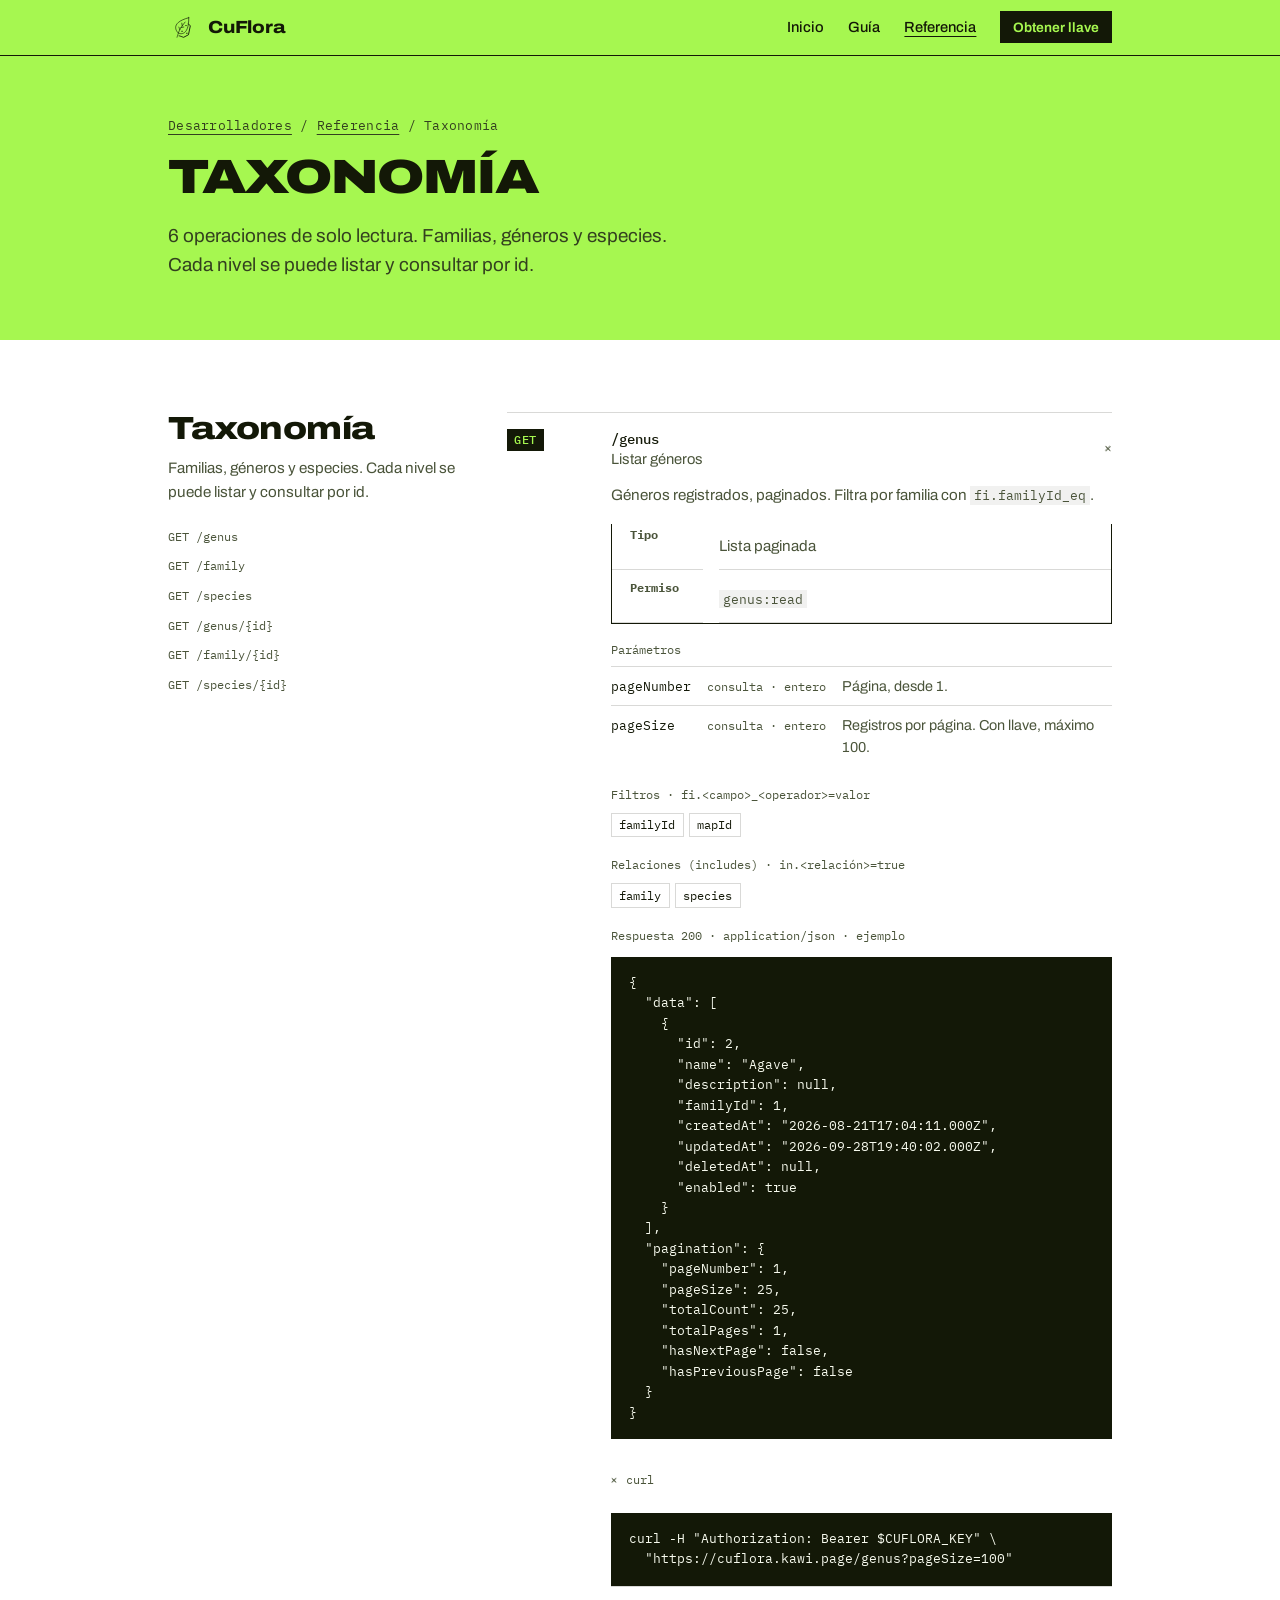
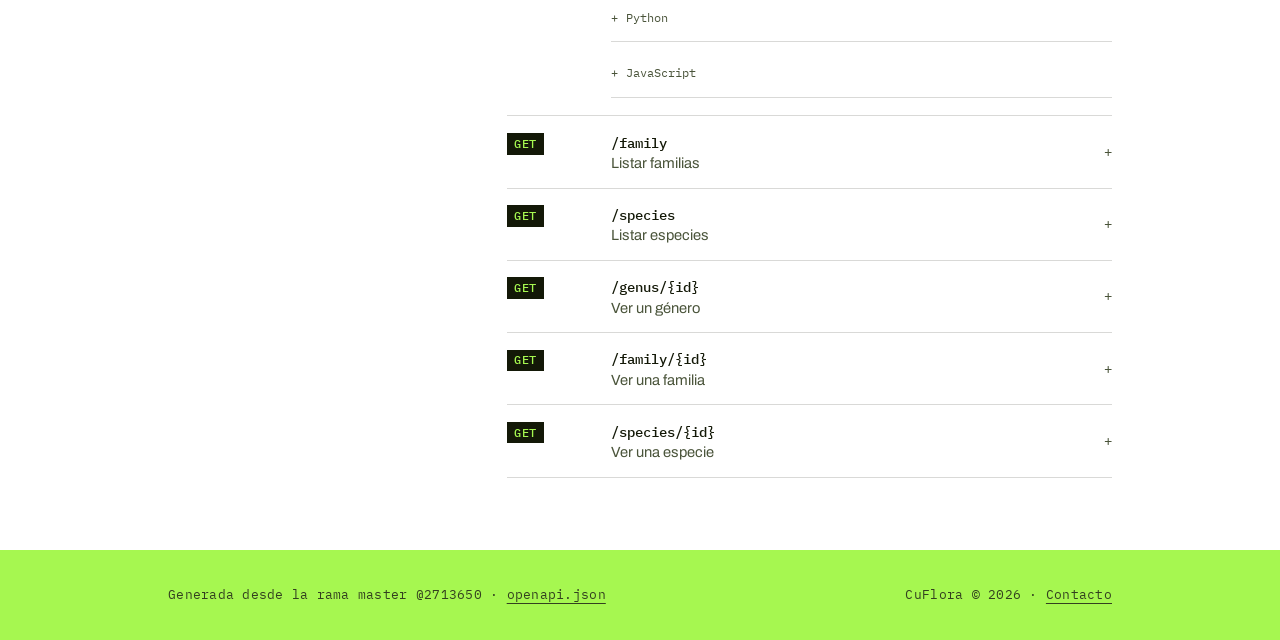
<file: desarrolladores/referencia/taxonomia.html>
<!DOCTYPE html>
<html lang="es-MX">
<head>
<meta charset="UTF-8">
<meta name="viewport" content="width=device-width, initial-scale=1.0">
<title>Taxonomía · API de CuFlora</title>
<meta name="description" content="Referencia de la API pública de CuFlora: Familias, géneros y especies. Cada nivel se puede listar y consultar por id.">
<meta name="theme-color" content="#A6F750">
<link rel="icon" type="image/svg+xml" href="../../assets/cuflora.svg">
<link rel="preconnect" href="https://fonts.googleapis.com">
<link rel="preconnect" href="https://fonts.gstatic.com" crossorigin>
<link href="https://fonts.googleapis.com/css2?family=Archivo:wdth,wght@62..125,100..900&family=IBM+Plex+Mono:wght@400;500&display=swap" rel="stylesheet">
<link rel="stylesheet" href="../../assets/estilos.css">
<link rel="stylesheet" href="../../assets/desarrolladores.css">
</head>
<body>

<header>
  <div class="wrap nav">
    <a class="marca" href="../../"><img src="../../assets/cuflora.svg" alt="Logo de CuFlora">CuFlora</a>
    <div class="nav-der">
      <nav class="nav-links" aria-label="Desarrolladores">
        <a href="../../">Inicio</a>
        <a href="../../desarrolladores/">Guía</a>
        <a href="../../desarrolladores/referencia/" aria-current="page">Referencia</a>
      </nav>
      <a class="btn-nav" href="../../desarrolladores/#llave">Obtener llave</a>
    </div>
  </div>
</header>

<main>
  <div class="hero doc-hero">
    <div class="wrap hero-int">
      <p class="migas mono"><a href="../">Desarrolladores</a> / <a href="./">Referencia</a> / Taxonomía</p>
      <h1>Taxonomía</h1>
      <p class="lead">6 operaciones de solo lectura. Familias, géneros y especies. Cada nivel se puede listar y consultar por id.</p>
    </div>
  </div>

  <section class="panel">
    <div class="wrap sec-grid">
      <div>
        <h2>Taxonomía</h2>
        <p class="intro">Familias, géneros y especies. Cada nivel se puede listar y consultar por id.</p>
        <ul class="indice">
          <li><a href="#get-genus">GET /genus</a></li>
          <li><a href="#get-family">GET /family</a></li>
          <li><a href="#get-species">GET /species</a></li>
          <li><a href="#get-genus-id">GET /genus/{id}</a></li>
          <li><a href="#get-family-id">GET /family/{id}</a></li>
          <li><a href="#get-species-id">GET /species/{id}</a></li>
        </ul>
      </div>
      <div class="acc ref">
        <details id="get-genus" open>
          <summary><span class="clave"><span class="metodo">GET</span></span><h3><span class="ruta">/genus</span><span class="res">Listar géneros</span></h3><span class="marcador" aria-hidden="true">+</span></summary>
          <div class="cuerpo">
            <p>Géneros registrados, paginados. Filtra por familia con <code>fi.familyId_eq</code>.</p>
            <dl class="ficha">
              <dt>Tipo</dt><dd>Lista paginada</dd>
              <dt>Permiso</dt><dd><code>genus:read</code></dd>
            </dl>
            <table class="params">
              <caption>Parámetros</caption>
              <tbody>
                <tr><th scope="row">pageNumber</th><td class="tipo">consulta · entero</td><td>Página, desde 1.</td></tr>
                <tr><th scope="row">pageSize</th><td class="tipo">consulta · entero</td><td>Registros por página. Con llave, máximo 100.</td></tr>
              </tbody>
            </table>
            <div><span class="chips-titulo">Filtros · fi.&lt;campo&gt;_&lt;operador&gt;=valor</span><div class="chips"><code>familyId</code><code>mapId</code></div></div>
            <div><span class="chips-titulo">Relaciones (includes) · in.&lt;relación&gt;=true</span><div class="chips"><code>family</code><code>species</code></div></div>
            <div><span class="chips-titulo">Respuesta 200 · application/json · ejemplo</span><pre class="codigo">{
  &quot;data&quot;: [
    {
      &quot;id&quot;: 2,
      &quot;name&quot;: &quot;Agave&quot;,
      &quot;description&quot;: null,
      &quot;familyId&quot;: 1,
      &quot;createdAt&quot;: &quot;2026-08-21T17:04:11.000Z&quot;,
      &quot;updatedAt&quot;: &quot;2026-09-28T19:40:02.000Z&quot;,
      &quot;deletedAt&quot;: null,
      &quot;enabled&quot;: true
    }
  ],
  &quot;pagination&quot;: {
    &quot;pageNumber&quot;: 1,
    &quot;pageSize&quot;: 25,
    &quot;totalCount&quot;: 25,
    &quot;totalPages&quot;: 1,
    &quot;hasNextPage&quot;: false,
    &quot;hasPreviousPage&quot;: false
  }
}</pre></div>
            <div class="ejemplos">
              <details open><summary>curl</summary><pre class="codigo">curl -H &quot;Authorization: Bearer $CUFLORA_KEY&quot; \
  &quot;https://cuflora.kawi.page/genus?pageSize=100&quot;</pre></details>
              <details><summary>Python</summary><pre class="codigo">import os, requests

r = requests.get(&quot;https://cuflora.kawi.page/genus?pageSize=100&quot;,
                 headers={&quot;Authorization&quot;: f&quot;Bearer {os.environ['CUFLORA_KEY']}&quot;})
r.raise_for_status()
datos = r.json()</pre></details>
              <details><summary>JavaScript</summary><pre class="codigo">const r = await fetch(&quot;https://cuflora.kawi.page/genus?pageSize=100&quot;, {
  headers: { Authorization: `Bearer ${process.env.CUFLORA_KEY}` },
});
if (!r.ok) throw new Error(`HTTP ${r.status}`);
const datos = await r.json();</pre></details>
            </div>
          </div>
        </details>
        <details id="get-family">
          <summary><span class="clave"><span class="metodo">GET</span></span><h3><span class="ruta">/family</span><span class="res">Listar familias</span></h3><span class="marcador" aria-hidden="true">+</span></summary>
          <div class="cuerpo">
            <p>Familias botánicas registradas, paginadas.</p>
            <dl class="ficha">
              <dt>Tipo</dt><dd>Lista paginada</dd>
              <dt>Permiso</dt><dd><code>family:read</code></dd>
            </dl>
            <table class="params">
              <caption>Parámetros</caption>
              <tbody>
                <tr><th scope="row">pageNumber</th><td class="tipo">consulta · entero</td><td>Página, desde 1.</td></tr>
                <tr><th scope="row">pageSize</th><td class="tipo">consulta · entero</td><td>Registros por página. Con llave, máximo 100.</td></tr>
              </tbody>
            </table>
            <div><span class="chips-titulo">Filtros · fi.&lt;campo&gt;_&lt;operador&gt;=valor</span><div class="chips"><code>mapId</code></div></div>
            <div><span class="chips-titulo">Relaciones (includes) · in.&lt;relación&gt;=true</span><div class="chips"><code>genera</code><code>plants</code><code>species</code></div></div>
            <div><span class="chips-titulo">Respuesta 200 · application/json · ejemplo</span><pre class="codigo">{
  &quot;data&quot;: [
    {
      &quot;id&quot;: 1,
      &quot;name&quot;: &quot;Asparagaceae&quot;,
      &quot;description&quot;: &quot;Familia de los agaves&quot;,
      &quot;createdAt&quot;: &quot;2026-08-21T17:04:11.000Z&quot;,
      &quot;updatedAt&quot;: &quot;2026-09-28T19:40:02.000Z&quot;,
      &quot;deletedAt&quot;: null,
      &quot;enabled&quot;: true
    }
  ],
  &quot;pagination&quot;: {
    &quot;pageNumber&quot;: 1,
    &quot;pageSize&quot;: 25,
    &quot;totalCount&quot;: 25,
    &quot;totalPages&quot;: 1,
    &quot;hasNextPage&quot;: false,
    &quot;hasPreviousPage&quot;: false
  }
}</pre></div>
            <div class="ejemplos">
              <details open><summary>curl</summary><pre class="codigo">curl -H &quot;Authorization: Bearer $CUFLORA_KEY&quot; \
  &quot;https://cuflora.kawi.page/family?pageSize=100&quot;</pre></details>
              <details><summary>Python</summary><pre class="codigo">import os, requests

r = requests.get(&quot;https://cuflora.kawi.page/family?pageSize=100&quot;,
                 headers={&quot;Authorization&quot;: f&quot;Bearer {os.environ['CUFLORA_KEY']}&quot;})
r.raise_for_status()
datos = r.json()</pre></details>
              <details><summary>JavaScript</summary><pre class="codigo">const r = await fetch(&quot;https://cuflora.kawi.page/family?pageSize=100&quot;, {
  headers: { Authorization: `Bearer ${process.env.CUFLORA_KEY}` },
});
if (!r.ok) throw new Error(`HTTP ${r.status}`);
const datos = await r.json();</pre></details>
            </div>
          </div>
        </details>
        <details id="get-species">
          <summary><span class="clave"><span class="metodo">GET</span></span><h3><span class="ruta">/species</span><span class="res">Listar especies</span></h3><span class="marcador" aria-hidden="true">+</span></summary>
          <div class="cuerpo">
            <p>Especies registradas, paginadas.</p>
            <dl class="ficha">
              <dt>Tipo</dt><dd>Lista paginada</dd>
              <dt>Permiso</dt><dd><code>species:read</code></dd>
            </dl>
            <table class="params">
              <caption>Parámetros</caption>
              <tbody>
                <tr><th scope="row">pageNumber</th><td class="tipo">consulta · entero</td><td>Página, desde 1.</td></tr>
                <tr><th scope="row">pageSize</th><td class="tipo">consulta · entero</td><td>Registros por página. Con llave, máximo 100.</td></tr>
              </tbody>
            </table>
            <div><span class="chips-titulo">Filtros · fi.&lt;campo&gt;_&lt;operador&gt;=valor</span><div class="chips"><code>genusId</code><code>familyId</code><code>mapId</code></div></div>
            <div><span class="chips-titulo">Relaciones (includes) · in.&lt;relación&gt;=true</span><div class="chips"><code>genus</code><code>plants</code><code>family</code></div></div>
            <div><span class="chips-titulo">Respuesta 200 · application/json · ejemplo</span><pre class="codigo">{
  &quot;data&quot;: [
    {
      &quot;id&quot;: 3,
      &quot;scientificName&quot;: &quot;Agave tequilana&quot;,
      &quot;commonName&quot;: &quot;Agave azul&quot;,
      &quot;description&quot;: null,
      &quot;genusId&quot;: 2,
      &quot;createdAt&quot;: &quot;2026-08-21T17:04:11.000Z&quot;,
      &quot;updatedAt&quot;: &quot;2026-09-28T19:40:02.000Z&quot;,
      &quot;deletedAt&quot;: null,
      &quot;enabled&quot;: true
    }
  ],
  &quot;pagination&quot;: {
    &quot;pageNumber&quot;: 1,
    &quot;pageSize&quot;: 25,
    &quot;totalCount&quot;: 25,
    &quot;totalPages&quot;: 1,
    &quot;hasNextPage&quot;: false,
    &quot;hasPreviousPage&quot;: false
  }
}</pre></div>
            <div class="ejemplos">
              <details open><summary>curl</summary><pre class="codigo">curl -H &quot;Authorization: Bearer $CUFLORA_KEY&quot; \
  &quot;https://cuflora.kawi.page/species?pageSize=100&quot;</pre></details>
              <details><summary>Python</summary><pre class="codigo">import os, requests

r = requests.get(&quot;https://cuflora.kawi.page/species?pageSize=100&quot;,
                 headers={&quot;Authorization&quot;: f&quot;Bearer {os.environ['CUFLORA_KEY']}&quot;})
r.raise_for_status()
datos = r.json()</pre></details>
              <details><summary>JavaScript</summary><pre class="codigo">const r = await fetch(&quot;https://cuflora.kawi.page/species?pageSize=100&quot;, {
  headers: { Authorization: `Bearer ${process.env.CUFLORA_KEY}` },
});
if (!r.ok) throw new Error(`HTTP ${r.status}`);
const datos = await r.json();</pre></details>
            </div>
          </div>
        </details>
        <details id="get-genus-id">
          <summary><span class="clave"><span class="metodo">GET</span></span><h3><span class="ruta">/genus/{id}</span><span class="res">Ver un género</span></h3><span class="marcador" aria-hidden="true">+</span></summary>
          <div class="cuerpo">
            <p>Un género por su id.</p>
            <dl class="ficha">
              <dt>Tipo</dt><dd>Un registro</dd>
              <dt>Permiso</dt><dd><code>genus:read</code></dd>
            </dl>
            <table class="params">
              <caption>Parámetros</caption>
              <tbody>
                <tr><th scope="row">id</th><td class="tipo">ruta · número</td><td> <b>Obligatorio.</b></td></tr>
              </tbody>
            </table>
            
            <div><span class="chips-titulo">Relaciones (includes) · in.&lt;relación&gt;=true</span><div class="chips"><code>family</code><code>species</code></div></div>
            <div><span class="chips-titulo">Respuesta 200 · application/json · ejemplo</span><pre class="codigo">{
  &quot;id&quot;: 2,
  &quot;name&quot;: &quot;Agave&quot;,
  &quot;description&quot;: null,
  &quot;familyId&quot;: 1,
  &quot;createdAt&quot;: &quot;2026-08-21T17:04:11.000Z&quot;,
  &quot;updatedAt&quot;: &quot;2026-09-28T19:40:02.000Z&quot;,
  &quot;deletedAt&quot;: null,
  &quot;enabled&quot;: true
}</pre></div>
            <div class="ejemplos">
              <details open><summary>curl</summary><pre class="codigo">curl -H &quot;Authorization: Bearer $CUFLORA_KEY&quot; \
  &quot;https://cuflora.kawi.page/genus/1&quot;</pre></details>
              <details><summary>Python</summary><pre class="codigo">import os, requests

r = requests.get(&quot;https://cuflora.kawi.page/genus/1&quot;,
                 headers={&quot;Authorization&quot;: f&quot;Bearer {os.environ['CUFLORA_KEY']}&quot;})
r.raise_for_status()
datos = r.json()</pre></details>
              <details><summary>JavaScript</summary><pre class="codigo">const r = await fetch(&quot;https://cuflora.kawi.page/genus/1&quot;, {
  headers: { Authorization: `Bearer ${process.env.CUFLORA_KEY}` },
});
if (!r.ok) throw new Error(`HTTP ${r.status}`);
const datos = await r.json();</pre></details>
            </div>
          </div>
        </details>
        <details id="get-family-id">
          <summary><span class="clave"><span class="metodo">GET</span></span><h3><span class="ruta">/family/{id}</span><span class="res">Ver una familia</span></h3><span class="marcador" aria-hidden="true">+</span></summary>
          <div class="cuerpo">
            <p>Una familia por su id. Con <code>in.genera=true</code> trae sus géneros.</p>
            <dl class="ficha">
              <dt>Tipo</dt><dd>Un registro</dd>
              <dt>Permiso</dt><dd><code>family:read</code></dd>
            </dl>
            <table class="params">
              <caption>Parámetros</caption>
              <tbody>
                <tr><th scope="row">id</th><td class="tipo">ruta · número</td><td> <b>Obligatorio.</b></td></tr>
              </tbody>
            </table>
            
            <div><span class="chips-titulo">Relaciones (includes) · in.&lt;relación&gt;=true</span><div class="chips"><code>genera</code><code>plants</code><code>species</code></div></div>
            <div><span class="chips-titulo">Respuesta 200 · application/json · ejemplo</span><pre class="codigo">{
  &quot;id&quot;: 1,
  &quot;name&quot;: &quot;Asparagaceae&quot;,
  &quot;description&quot;: &quot;Familia de los agaves&quot;,
  &quot;createdAt&quot;: &quot;2026-08-21T17:04:11.000Z&quot;,
  &quot;updatedAt&quot;: &quot;2026-09-28T19:40:02.000Z&quot;,
  &quot;deletedAt&quot;: null,
  &quot;enabled&quot;: true
}</pre></div>
            <div class="ejemplos">
              <details open><summary>curl</summary><pre class="codigo">curl -H &quot;Authorization: Bearer $CUFLORA_KEY&quot; \
  &quot;https://cuflora.kawi.page/family/1&quot;</pre></details>
              <details><summary>Python</summary><pre class="codigo">import os, requests

r = requests.get(&quot;https://cuflora.kawi.page/family/1&quot;,
                 headers={&quot;Authorization&quot;: f&quot;Bearer {os.environ['CUFLORA_KEY']}&quot;})
r.raise_for_status()
datos = r.json()</pre></details>
              <details><summary>JavaScript</summary><pre class="codigo">const r = await fetch(&quot;https://cuflora.kawi.page/family/1&quot;, {
  headers: { Authorization: `Bearer ${process.env.CUFLORA_KEY}` },
});
if (!r.ok) throw new Error(`HTTP ${r.status}`);
const datos = await r.json();</pre></details>
            </div>
          </div>
        </details>
        <details id="get-species-id">
          <summary><span class="clave"><span class="metodo">GET</span></span><h3><span class="ruta">/species/{id}</span><span class="res">Ver una especie</span></h3><span class="marcador" aria-hidden="true">+</span></summary>
          <div class="cuerpo">
            <p>Una especie por su id. Con <code>in.plants=true</code> trae sus ejemplares.</p>
            <dl class="ficha">
              <dt>Tipo</dt><dd>Un registro</dd>
              <dt>Permiso</dt><dd><code>species:read</code></dd>
            </dl>
            <table class="params">
              <caption>Parámetros</caption>
              <tbody>
                <tr><th scope="row">id</th><td class="tipo">ruta · número</td><td> <b>Obligatorio.</b></td></tr>
              </tbody>
            </table>
            
            <div><span class="chips-titulo">Relaciones (includes) · in.&lt;relación&gt;=true</span><div class="chips"><code>genus</code><code>plants</code><code>family</code></div></div>
            <div><span class="chips-titulo">Respuesta 200 · application/json · ejemplo</span><pre class="codigo">{
  &quot;id&quot;: 3,
  &quot;scientificName&quot;: &quot;Agave tequilana&quot;,
  &quot;commonName&quot;: &quot;Agave azul&quot;,
  &quot;description&quot;: null,
  &quot;genusId&quot;: 2,
  &quot;createdAt&quot;: &quot;2026-08-21T17:04:11.000Z&quot;,
  &quot;updatedAt&quot;: &quot;2026-09-28T19:40:02.000Z&quot;,
  &quot;deletedAt&quot;: null,
  &quot;enabled&quot;: true
}</pre></div>
            <div class="ejemplos">
              <details open><summary>curl</summary><pre class="codigo">curl -H &quot;Authorization: Bearer $CUFLORA_KEY&quot; \
  &quot;https://cuflora.kawi.page/species/1&quot;</pre></details>
              <details><summary>Python</summary><pre class="codigo">import os, requests

r = requests.get(&quot;https://cuflora.kawi.page/species/1&quot;,
                 headers={&quot;Authorization&quot;: f&quot;Bearer {os.environ['CUFLORA_KEY']}&quot;})
r.raise_for_status()
datos = r.json()</pre></details>
              <details><summary>JavaScript</summary><pre class="codigo">const r = await fetch(&quot;https://cuflora.kawi.page/species/1&quot;, {
  headers: { Authorization: `Bearer ${process.env.CUFLORA_KEY}` },
});
if (!r.ok) throw new Error(`HTTP ${r.status}`);
const datos = await r.json();</pre></details>
            </div>
          </div>
        </details>
      </div>
    </div>
  </section>
</main>

<footer>
  <div class="wrap foot">
    <span class="mono generada">Generada desde la rama master @2713650 · <a href="../../desarrolladores/openapi.json">openapi.json</a></span>
    <span class="mono">CuFlora © 2026 · <a href="mailto:claudio.rodriguez4333@alumnos.udg.mx?subject=API%20CuFlora">Contacto</a></span>
  </div>
</footer>

</body>
</html>
</file>
<file: assets/estilos.css>
/* Estilos de info.cuflora.kawi.page. Los comparte la landing y la documentación
   para desarrolladores (desarrolladores/). Diseño v3. */
:root {
  --lima: #A6F750;
  --tinta: #131807;
  --panel: #ffffff;
  --oliva: #4a543a;        /* texto atenuado sobre panel blanco — 8.0:1 */
  --oliva-lima: #33401f;   /* texto atenuado sobre lima — 8.5:1 */
  --hairline: rgba(19, 24, 7, 0.16);
  --hairline-inv: rgba(247, 250, 238, 0.22);
  --ease: cubic-bezier(0.22, 1, 0.36, 1); /* ease-out-quint */
  --t-fast: 140ms;
  --t-med: 260ms;
  color-scheme: light;
  interpolate-size: allow-keywords;
}

* { margin: 0; padding: 0; box-sizing: border-box; }
html { scroll-behavior: smooth; }
@media (prefers-reduced-motion: reduce) {
  html { scroll-behavior: auto; }
  *, *::before, *::after { animation: none !important; transition: none !important; }
}

body {
  font-family: "Archivo", system-ui, sans-serif;
  background: var(--lima);
  color: var(--tinta);
  line-height: 1.55;
  font-size: 1rem;
}

a { color: inherit; }
a:focus-visible, button:focus-visible, summary:focus-visible {
  outline: 2px solid var(--tinta);
  outline-offset: 3px;
  border-radius: 1px;
}
::selection { background: var(--tinta); color: var(--lima); }

.wrap { max-width: 64rem; margin-inline: auto; padding-inline: clamp(1.25rem, 4vw, 2.5rem); }

.mono {
  font-family: "IBM Plex Mono", ui-monospace, monospace;
  font-size: 0.8125rem;
  letter-spacing: 0.02em;
}

/* ---------- Header ---------- */
header {
  position: sticky;
  top: 0;
  z-index: 10;
  background: var(--lima);
  border-bottom: 1px solid var(--tinta);
}
.nav {
  display: flex;
  align-items: center;
  justify-content: space-between;
  gap: 1rem;
  padding-block: 0.7rem;
}
.marca {
  display: flex;
  align-items: center;
  gap: 0.6rem;
  text-decoration: none;
  font-weight: 800;
  font-stretch: 115%;
  font-size: 1.1rem;
  letter-spacing: -0.01em;
}
.marca img { width: 1.9rem; height: 1.9rem; display: block; }
.nav-links { display: flex; align-items: center; gap: 1.5rem; }
.nav-links a {
  text-decoration: none;
  font-weight: 500;
  font-size: 0.92rem;
  text-underline-offset: 0.35em;
  transition: text-underline-offset var(--t-fast) var(--ease);
}
.nav-links a:hover { text-decoration: underline; text-underline-offset: 0.25em; }
@media (max-width: 40rem) {
  .nav { flex-wrap: wrap; }
  .nav-links { width: 100%; justify-content: space-between; gap: 0.6rem; padding-bottom: 0.55rem; }
  .nav-links a { font-size: 0.85rem; }
}
main [id] { scroll-margin-top: 4rem; }
@media (max-width: 40rem) { main [id] { scroll-margin-top: 6.5rem; } }

/* ---------- Hero ---------- */
.hero-int { padding-block: clamp(3rem, 8vw, 5.5rem); }
.hero h1 {
  font-weight: 900;
  font-stretch: 122%;
  font-size: clamp(1.5rem, 6.2vw, 4rem);
  line-height: 1.02;
  letter-spacing: -0.02em;
  text-transform: uppercase;
  text-wrap: balance;
}
@media (max-width: 48rem) { .hero-int { padding-block: 2.5rem; } }
.hero p.lead {
  margin-top: 1.3rem;
  font-size: clamp(1.02rem, 1.8vw, 1.18rem);
  max-width: 32rem;
  line-height: 1.5;
  color: var(--oliva-lima);
}
.hero-datos {
  margin-top: 1.5rem;
  color: var(--oliva-lima);
  display: flex;
  flex-wrap: wrap;
  gap: 0.3rem 0.75rem;
}
.hero-datos span { white-space: nowrap; }
.hero-datos span + span::before { content: "·"; margin-right: 0.75rem; }
.hero-cta { margin-top: 2rem; display: flex; gap: 0.8rem; flex-wrap: wrap; }
.btn {
  display: inline-block;
  text-decoration: none;
  font-weight: 650;
  font-size: 0.95rem;
  padding: 0.7rem 1.4rem;
  background: var(--tinta);
  color: var(--lima);
  border: 1px solid var(--tinta);
  transition: transform var(--t-fast) var(--ease), background-color var(--t-fast) var(--ease), color var(--t-fast) var(--ease);
}
.btn:hover { transform: translateY(-1px); }
.btn:active { transform: scale(0.98); }
.btn.sec { background: transparent; color: var(--tinta); }
.btn.sec:hover { background: rgba(19, 24, 7, 0.06); }
.btn.lima { background: var(--lima); color: var(--tinta); border-color: var(--lima); }

@keyframes entra {
  from { opacity: 0; transform: translateY(10px); }
  to   { opacity: 1; transform: none; }
}
.hero h1, .hero-int > * { animation: entra 480ms var(--ease) backwards; }
.hero-int > :nth-child(n+2) { animation-delay: 60ms; }

/* Hero de la landing: la marca a la izquierda y, a la derecha, un ejemplar real del jardín
   rastreado sobre la ortofoto de dron, con su ficha debajo (el texto nunca va sobre la foto). */
.hero-ficha {
  display: grid;
  grid-template-columns: minmax(0, 1fr) minmax(0, 1fr);
  min-height: min(calc(100svh - 3.5rem), 52rem);
  border-bottom: 1px solid var(--tinta);
}
.hero-texto {
  display: flex;
  flex-direction: column;
  justify-content: center;
  padding-block: clamp(2.5rem, 6vw, 4.5rem);
  padding-right: clamp(1.25rem, 4vw, 3.5rem);
  padding-left: max(clamp(1.25rem, 4vw, 2.5rem), calc((100vw - 64rem) / 2 + clamp(1.25rem, 4vw, 2.5rem)));
}
.sello { display: flex; align-items: center; gap: clamp(0.7rem, 1.6vw, 1.1rem); }
.sello img { width: clamp(3.2rem, 5.5vw, 4.75rem); height: auto; border: 1px solid var(--tinta); }
.sello .nombre { font-weight: 900; font-stretch: 125%; font-size: clamp(2.6rem, 4.4vw, 4.2rem); line-height: 0.85; letter-spacing: -0.035em; }
.hero-ficha h1 { margin-top: clamp(1.4rem, 3vw, 2.2rem); font-size: clamp(1.45rem, 2.6vw, 2.2rem); max-width: 16ch; }
.hero-ficha p.lead { max-width: 30rem; }
.hero-ejemplar {
  background: var(--panel);
  border-left: 1px solid var(--tinta);
  display: flex;
  flex-direction: column;
  justify-content: center;
  padding: clamp(1.25rem, 4vw, 4rem) clamp(1.25rem, 4vw, 4rem);
}
.campo { position: relative; height: clamp(17rem, 30vw, 24rem); border: 1px solid var(--tinta); }
.orto { position: absolute; inset: 0; overflow: hidden; container-type: size; background: var(--tinta); }
/* Lienzo con la proporción del recorte (2560×1445) que cubre el campo como object-fit: cover,
   acercado al Jardín de Agaves; así marcadores y mira no se desalinean a ningún ancho. */
.lienzo {
  --fx: 65%;
  --fy: 53%;
  position: absolute;
  aspect-ratio: 2560 / 1445;
  width: calc(max(100cqw, 100cqh * 1.7716) * 2);
  left: var(--fx);
  top: var(--fy);
  translate: calc(var(--fx) * -1) calc(var(--fy) * -1);
}
.lienzo img { display: block; width: 100%; height: 100%; }
.lienzo i, .mira { position: absolute; left: var(--x); top: var(--y); translate: -50% -50%; }
.lienzo i {
  width: 0.8rem;
  aspect-ratio: 1;
  border-radius: 50%;
  background: var(--lima);
  box-shadow: 0 0 0 2px var(--tinta);
  transition: scale 420ms var(--ease), opacity 420ms var(--ease), box-shadow var(--t-med) var(--ease);
}
.anima .lienzo i:not(.puesto) { scale: 0; opacity: 0; }
.lienzo i.activo { box-shadow: 0 0 0 2px var(--tinta), 0 0 0 10px rgba(166, 247, 80, 0.45); }
/* La mira recorre la ortofoto como al colocar un ejemplar en la app */
.mira {
  z-index: 1;
  width: 3.25rem;
  aspect-ratio: 1;
  border: 2px solid var(--lima);
  border-radius: 50%;
  outline: 1px solid var(--tinta);
  box-shadow: inset 0 0 0 1px var(--tinta);
  transition: left 900ms var(--ease), top 900ms var(--ease);
  background:
    linear-gradient(var(--lima), var(--lima)) center / 2px 70% no-repeat,
    linear-gradient(var(--lima), var(--lima)) center / 70% 2px no-repeat;
}
.campo:not(.anima) .mira { display: none; }
.ficha { border: 1px solid var(--tinta); border-top: 0; }
.ficha b { display: block; padding: 0.8rem 1.1rem; background: var(--tinta); color: var(--lima); font-weight: 850; font-stretch: 115%; font-size: clamp(1.15rem, 1.8vw, 1.45rem); line-height: 1.15; }
.ficha dl { display: grid; grid-template-columns: auto 1fr; }
.ficha dt, .ficha dd { padding: 0.7rem 0; border-bottom: 1px solid var(--hairline); font-size: 0.95rem; }
.ficha dt { padding-inline: 1.1rem 1.5rem; font-weight: 700; }
.ficha dd { padding-right: 1.1rem; color: var(--oliva); font-variant-numeric: tabular-nums; }
.ficha p { padding: 0.7rem 1.1rem; font-size: 0.88rem; color: var(--oliva); }
.ficha.cambia > b, .ficha.cambia dd:nth-of-type(2), .ficha.cambia p { animation: entra 360ms var(--ease) backwards; }
@media (max-width: 48rem) {
  .hero-ficha { grid-template-columns: 1fr; min-height: 0; }
  .hero-texto { padding-inline: clamp(1.25rem, 4vw, 2.5rem); }
  .sello .nombre { font-size: clamp(3rem, 13vw, 5rem); }
  .hero-ejemplar { border-left: 0; border-top: 1px solid var(--tinta); }
}

/* ---------- Paneles ---------- */
.panel { background: var(--panel); }
.panel + .panel { border-top: 1px solid var(--tinta); }
.panel-tinta { background: var(--tinta); color: #f7faee; }
section { padding-block: clamp(2.8rem, 6vw, 4.5rem); }

.sec-grid {
  display: grid;
  grid-template-columns: minmax(12rem, 18rem) 1fr;
  gap: clamp(1.5rem, 4vw, 3.5rem);
  align-items: start;
}
@media (max-width: 48rem) { .sec-grid { grid-template-columns: 1fr; } }
.sec-grid > div:first-child {
  position: sticky;
  top: 4.5rem;
  align-self: start;
}
.sec-grid h2 {
  font-weight: 850;
  font-stretch: 118%;
  font-size: clamp(1.5rem, 3vw, 2rem);
  line-height: 1.08;
  letter-spacing: -0.015em;
  text-wrap: balance;
}
.sec-grid .intro { margin-top: 0.7rem; color: var(--oliva); font-size: 0.95rem; }
@media (max-width: 48rem) { .sec-grid > div:first-child { position: static; } }

/* Qué es: lista de definiciones densa */
.defs { display: grid; gap: 1.4rem; }
.defs > div {
  display: grid;
  grid-template-columns: minmax(9rem, 12rem) 1fr;
  gap: 1rem;
  padding-top: 1.4rem;
  border-top: 1px solid var(--hairline);
}
.defs > div:first-child { padding-top: 0; border-top: 0; }
@media (max-width: 34rem) { .defs > div { grid-template-columns: 1fr; gap: 0.3rem; } }
.defs dt { font-weight: 700; font-size: 1rem; line-height: 1.35; }
.defs dd { color: var(--oliva); font-size: 0.95rem; }
.defs dd a { color: var(--tinta); font-weight: 650; }

/* Características: revelación progresiva */
.acc { border-top: 1px solid var(--hairline); }
.acc details { border-bottom: 1px solid var(--hairline); }
.acc summary {
  list-style: none;
  cursor: pointer;
  display: grid;
  grid-template-columns: 5.5rem 1fr auto;
  align-items: baseline;
  gap: 1rem;
  padding-block: 0.9rem;
  transition: background-color var(--t-fast) var(--ease);
}
.acc summary::-webkit-details-marker { display: none; }
.acc summary:hover { background: rgba(19, 24, 7, 0.035); }
.acc summary:active { transform: scale(0.995); }
.acc h3 { font-weight: 700; font-size: 1.02rem; line-height: 1.3; }
.acc .marcador {
  font-family: "IBM Plex Mono", ui-monospace, monospace;
  font-size: 0.9rem;
  color: var(--oliva);
  transition: transform var(--t-med) var(--ease);
  align-self: center;
}
.acc details[open] .marcador { transform: rotate(45deg); }
.acc details::details-content {
  block-size: 0;
  overflow: hidden;
  transition: block-size var(--t-med) var(--ease), content-visibility var(--t-med) allow-discrete;
}
.acc details[open]::details-content { block-size: auto; }
.acc .cuerpo {
  padding: 0 0 1.1rem;
  color: var(--oliva);
  font-size: 0.95rem;
  max-width: 42rem;
}
@media (min-width: 34rem) { .acc .cuerpo { padding-left: 6.5rem; } }
@media (max-width: 34rem) {
  .acc summary { grid-template-columns: 1fr auto; }
}
.acc .cuerpo p { margin: 0; }
.acc .cuerpo p + p { margin-top: 0.6rem; }
.acc.faq summary { grid-template-columns: 1fr auto; }
.acc.faq .cuerpo { padding-left: 0; }
.acc .cuerpo a { color: var(--tinta); font-weight: 650; }

/* Tecnología: tabla de especificación */
.stack-tabla { width: 100%; border-collapse: collapse; }
.stack-tabla tr { border-top: 1px solid var(--hairline-inv); }
.stack-tabla tr:first-child { border-top: 0; }
.stack-tabla th, .stack-tabla td {
  text-align: left;
  padding-block: 0.65rem;
  vertical-align: baseline;
  font-weight: 400;
}
.stack-tabla th {
  font-family: "IBM Plex Mono", ui-monospace, monospace;
  font-size: 0.8125rem;
  color: var(--lima);
  width: 11rem;
  padding-right: 1rem;
  white-space: nowrap;
}
.stack-tabla td { font-size: 0.95rem; }
.stack-tabla .nota { color: rgba(247, 250, 238, 0.6); }
@media (max-width: 30rem) {
  .stack-tabla th { width: auto; min-width: 7rem; padding-right: 0.9rem; white-space: normal; }
}
.panel-tinta .sec-grid h2 { color: var(--lima); }
/* Arquitectura: diagrama de la petición (app → NGINX → gateway → servicios) y tabla desplegable */
#stack h2 { color: var(--lima); font-weight: 850; font-stretch: 118%; font-size: clamp(1.5rem, 3vw, 2rem); line-height: 1.08; letter-spacing: -0.015em; }
#stack .intro { margin-top: 0.7rem; max-width: 42rem; color: rgba(247, 250, 238, 0.72); font-size: 0.95rem; line-height: 1.6; }
.diagrama { margin-top: clamp(2rem, 5vw, 3rem); display: grid; grid-template-columns: auto minmax(1.5rem, 1fr) auto minmax(1.5rem, 1fr) auto minmax(1.5rem, 1fr) minmax(13rem, 1.6fr); align-items: center; }
.diagrama .nodo { border: 1px solid var(--lima); padding: 0.7rem 0.85rem; transition: background-color var(--t-med) var(--ease), color var(--t-med) var(--ease); }
.diagrama .nodo b { display: block; color: var(--lima); font-size: 0.98rem; line-height: 1.25; }
.diagrama .nodo span { display: block; font-size: 0.82rem; color: rgba(247, 250, 238, 0.7); margin-top: 0.15rem; }
.diagrama .gateway { background: var(--lima); }
.diagrama .gateway b, .diagrama .gateway span { color: var(--tinta); }
.diagrama .servicios { list-style: none; display: grid; gap: 0.5rem; }
.diagrama .servicios .base { color: var(--lima); opacity: 0.85; }
.diagrama .servicios .nodo.llega { background: var(--lima); }
.diagrama .servicios .nodo.llega b, .diagrama .servicios .nodo.llega span { color: var(--tinta); }
.flecha { position: relative; height: 1px; background: var(--lima); margin-inline: 0.4rem; }
.flecha::after { content: ""; position: absolute; right: -1px; top: -4px; border: 4.5px solid transparent; border-left: 7px solid var(--lima); border-right: 0; }
.pulso { position: absolute; left: 0; top: 50%; width: 9px; aspect-ratio: 1; translate: -50% -50%; border-radius: 50%; background: var(--lima); box-shadow: 0 0 0 3px var(--tinta), 0 0 0 4px var(--lima); opacity: 0; }
.diagrama.viaja .flecha:nth-of-type(2) .pulso { animation: viaja 520ms var(--ease) 0ms both; }
.diagrama.viaja .flecha:nth-of-type(4) .pulso { animation: viaja 520ms var(--ease) 520ms both; }
.diagrama.viaja .flecha:nth-of-type(6) .pulso { animation: viaja 520ms var(--ease) 1040ms both; }
@keyframes viaja { 0% { left: 0; opacity: 1; } 99% { left: 100%; opacity: 1; } 100% { left: 100%; opacity: 0; } }
@media (max-width: 48rem) {
  .diagrama { grid-template-columns: 1fr; justify-items: start; }
  .diagrama > .nodo, .diagrama .servicios { width: 100%; }
  .flecha { width: 1px; height: 1.6rem; margin: 0.3rem 0 0.3rem 1.2rem; }
  .flecha::after { right: -4px; top: auto; bottom: -1px; border: 4.5px solid transparent; border-top: 7px solid var(--lima); border-bottom: 0; }
  .pulso { left: 50%; top: 0; }
  .diagrama.viaja .flecha .pulso { animation-name: baja; }
  @keyframes baja { 0% { top: 0; opacity: 1; } 99% { top: 100%; opacity: 1; } 100% { top: 100%; opacity: 0; } }
}
.rec-actual { margin-top: clamp(1.8rem, 4vw, 2.5rem); color: rgba(247, 250, 238, 0.72); font-size: 0.95rem; }
.rec-actual b { color: var(--lima); font-size: 1.1rem; }
.rec-texto { margin-top: 0.4rem; max-width: 46rem; min-height: 3.2em; color: rgba(247, 250, 238, 0.82); font-size: 0.98rem; }
#stack .diagrama { margin-top: clamp(1.2rem, 3vw, 1.8rem); }
#stack .btn.lima { margin-top: 1.5rem; }
.tecnologias { margin-top: clamp(1.8rem, 4vw, 2.5rem); border-top: 1px solid var(--hairline-inv); }
.tecnologias summary { cursor: pointer; list-style: none; padding-block: 0.9rem; font-weight: 700; color: var(--lima); }
.tecnologias summary::-webkit-details-marker { display: none; }
.tecnologias summary::before { content: "+"; display: inline-block; width: 1.2rem; transition: transform var(--t-med) var(--ease); }
.tecnologias[open] summary::before { transform: rotate(45deg); }
.tecnologias summary:focus-visible { outline: 2px solid var(--lima); outline-offset: 3px; }
.panel-tinta .sec-grid .intro { color: rgba(247, 250, 238, 0.72); line-height: 1.6; }

/* Botón de descarga */
.btn svg { width: 1.05rem; height: 1.05rem; vertical-align: -0.18em; margin-right: 0.5rem; }
.btn-nav {
  text-decoration: none;
  font-weight: 650;
  font-size: 0.85rem;
  padding: 0.35rem 0.8rem;
  background: var(--tinta);
  color: var(--lima);
  white-space: nowrap;
  transition: transform var(--t-fast) var(--ease);
}
.btn-nav:hover { transform: translateY(-1px); }
.nav-der { display: flex; align-items: center; gap: 1.5rem; }
@media (max-width: 40rem) {
  .nav-der { display: contents; }
  .btn-nav { order: 1; }
  .nav-links { order: 2; }
}
.hero-meta { margin-top: 0.8rem; color: var(--oliva-lima); }

/* Captura en marco de teléfono */
.tel {
  border: 1px solid var(--tinta);
  border-radius: 1.5rem;
  background: var(--tinta);
  padding: 0.4rem;
}
.tel img {
  display: block;
  width: 100%;
  height: auto;
  border-radius: 1.15rem;
  aspect-ratio: 610 / 1356;
  background: #181e10;
}

/* Pantallas de la app: carrusel, una pantalla por diapositiva con lo que puedes hacer en ella */
.carr-cab { display: flex; justify-content: space-between; align-items: end; gap: 1rem; }
.carr-cab h2 { font-weight: 850; font-stretch: 118%; font-size: clamp(1.5rem, 3vw, 2rem); line-height: 1.08; letter-spacing: -0.015em; }
.carr-ctrl { display: flex; align-items: center; gap: 0.6rem; }
.carr-btn {
  width: 2.75rem; aspect-ratio: 1; border: 1px solid var(--tinta); background: var(--tinta); color: var(--lima);
  font: 700 1.1rem Archivo, sans-serif; cursor: pointer;
  transition: transform var(--t-fast) var(--ease), opacity var(--t-fast) var(--ease);
}
.carr-btn:hover { transform: translateY(-1px); }
.carr-btn:active { transform: scale(0.96); }
.carr-btn:disabled { opacity: 0.3; cursor: default; transform: none; }
.carr-cuenta { min-width: 3.5rem; text-align: center; font-weight: 700; font-variant-numeric: tabular-nums; }
.carrusel {
  margin-top: clamp(1.5rem, 4vw, 2.5rem);
  display: grid; grid-auto-flow: column; grid-auto-columns: 100%;
  overflow-x: auto; scroll-snap-type: x mandatory; overscroll-behavior-x: contain;
  scrollbar-width: none;
  border-top: 1px solid var(--tinta);
}
.carrusel::-webkit-scrollbar { display: none; }
.carrusel:focus-visible { outline: 2px solid var(--tinta); outline-offset: 4px; }
.diapo {
  scroll-snap-align: start;
  display: grid; grid-template-columns: minmax(0, 1fr) clamp(10rem, 24vw, 18rem);
  gap: clamp(1.5rem, 6vw, 4rem); align-items: center;
  padding-top: clamp(1.5rem, 4vw, 2.5rem);
}
.diapo h3 { font-weight: 850; font-stretch: 115%; font-size: clamp(1.25rem, 2.2vw, 1.6rem); line-height: 1.1; }
.acciones { list-style: none; margin-top: 1.2rem; max-width: 34rem; }
.acciones li { display: flex; gap: 0.9rem; align-items: baseline; padding-block: 0.75rem; border-top: 1px solid var(--hairline); font-size: 1.05rem; }
.acciones li::before { content: ""; flex: none; width: 0.65rem; aspect-ratio: 1; background: var(--tinta); translate: 0 -0.05em; }
@media (max-width: 34rem) {
  .diapo { grid-template-columns: minmax(0, 1fr) 9.5rem; align-items: start; }
  .diapo > div:first-child { display: contents; }
  .diapo h3 { align-self: center; }
  .acciones { grid-column: 1 / -1; margin-top: 0; }
  .diapo .tel { grid-row: 1; grid-column: 2; }
}

/* Qué es + ortofoto: el vuelo a tres escalas ilustra la posición geográfica; cada columna mide en proporción a su imagen para que las tres tengan la misma altura */
.escalas-fig { margin-top: clamp(2.5rem, 6vw, 4rem); }
.escalas-pie { padding-top: 1.4rem; border-top: 1px solid var(--hairline); color: var(--oliva); font-size: 0.95rem; }
.escalas-pie b { color: var(--tinta); }
.escalas { margin-top: clamp(1.2rem, 3vw, 1.8rem); display: grid; grid-template-columns: 0.527fr 1.772fr 1fr; gap: clamp(0.6rem, 1.5vw, 1.1rem); align-items: start; }
.toma { position: relative; border: 1px solid var(--tinta); background: var(--tinta); overflow: hidden; }
.toma img { display: block; width: 100%; height: 100%; }
.marco { position: absolute; border: 2px solid var(--lima); box-shadow: 0 0 0 1px var(--tinta); }
.escalas figcaption { margin-top: 0.6rem; font-size: 0.9rem; color: var(--oliva); line-height: 1.35; }
.escalas figcaption b { display: block; color: var(--tinta); font-size: 0.98rem; }
@media (max-width: 40rem) {
  .escalas { grid-template-columns: 0.527fr 1fr; }
  .escalas figure:first-child { grid-row: span 2; }
}

/* Descarga */
.apk { border: 1px solid var(--tinta); background: var(--panel); padding: 1.4rem; }
.apk h3 { font-weight: 850; font-stretch: 115%; font-size: 1.35rem; line-height: 1.1; margin-top: 0.3rem; }
.apk .btn { margin-top: 1.1rem; width: 100%; text-align: center; font-size: 1rem; padding-block: 0.85rem; }
.apk dl {
  margin-top: 1.3rem;
  display: grid;
  grid-template-columns: auto 1fr;
  gap: 0.45rem 1rem;
  font-size: 0.9rem;
}
.apk dt { font-family: "IBM Plex Mono", ui-monospace, monospace; font-size: 0.78rem; color: var(--oliva); padding-top: 0.12rem; }
.apk dd { min-width: 0; }
.apk code { font-family: "IBM Plex Mono", ui-monospace, monospace; font-size: 0.78rem; overflow-wrap: anywhere; }
.apk .otras { margin-top: 1.1rem; font-size: 0.85rem; color: var(--oliva); }
.descarga-cols { display: grid; gap: 2rem; }
.pasos { list-style: none; counter-reset: p; display: grid; gap: 1.1rem; }
.pasos li {
  counter-increment: p;
  display: grid;
  grid-template-columns: 1.9rem 1fr;
  gap: 0.8rem;
  border-top: 1px solid var(--tinta);
  padding-top: 0.9rem;
}
.pasos li::before {
  content: counter(p, decimal-leading-zero);
  font-family: "IBM Plex Mono", ui-monospace, monospace;
  font-size: 0.85rem;
  color: var(--oliva-lima);
  padding-top: 0.1rem;
}
.pasos h3 { font-size: 1rem; font-weight: 750; line-height: 1.3; }
.pasos p { font-size: 0.93rem; color: var(--oliva-lima); margin-top: 0.15rem; }
.cuenta { border: 1px dashed var(--tinta); padding: 1rem 1.2rem; }
.cuenta h3 { font-size: 1rem; font-weight: 750; }
.cuenta p { font-size: 0.93rem; color: var(--oliva-lima); margin-top: 0.2rem; }
.cuenta a { font-weight: 700; color: var(--tinta); }
.cuenta a, .acc .cuerpo a { overflow-wrap: anywhere; }
#descarga .sec-grid .intro { color: var(--oliva-lima); }

/* ---------- Footer ---------- */
footer { padding-block: 2.2rem; }
.foot {
  display: flex;
  justify-content: space-between;
  align-items: center;
  gap: 1rem;
  flex-wrap: wrap;
  color: var(--oliva-lima);
}
.foot a { text-underline-offset: 0.3em; }

/* ---------- Animaciones de entrada (solo con JS y sin "reducir movimiento"; ver hero.js) ---------- */
.carrusel.vivo .diapo .tel { transition: translate 520ms var(--ease), opacity 520ms var(--ease); }
.carrusel.vivo .diapo:not(.activa) .tel { translate: 2rem 0; opacity: 0; }
.carrusel.vivo .acciones li { transition: translate 420ms var(--ease), opacity 420ms var(--ease); transition-delay: calc(120ms + var(--n, 0) * 70ms); }
.carrusel.vivo .diapo:not(.activa) .acciones li { translate: 0 0.6rem; opacity: 0; transition-delay: 0ms; }
.defs.revela > div { transition: translate 480ms var(--ease), opacity 480ms var(--ease); transition-delay: calc(var(--n, 0) * 80ms); }
.defs.revela:not(.visto) > div { translate: 0 0.75rem; opacity: 0; }
</file>
<file: assets/desarrolladores.css>
/* Documentación para desarrolladores (desarrolladores/). Se apoya en estilos.css:
   mismos tokens (--lima, --tinta, --oliva, --hairline), tipografías y componentes
   (.panel, .sec-grid, .acc, .pasos). Aquí solo lo que la landing no necesitaba. */

/* Cabecera de página: el hero de la landing, más bajo */
.doc-hero .hero-int { padding-block: clamp(2.2rem, 6vw, 3.8rem); }
.doc-hero h1 {
  font-weight: 900;
  font-stretch: 122%;
  font-size: clamp(1.6rem, 5vw, 3rem);
  line-height: 1.02;
  letter-spacing: -0.02em;
  text-transform: uppercase;
  text-wrap: balance;
}
.doc-hero .lead {
  margin-top: 1rem;
  max-width: 38rem;
  font-size: clamp(1rem, 1.8vw, 1.12rem);
  color: var(--oliva-lima);
}
.doc-hero .migas { margin-bottom: 1rem; color: var(--oliva-lima); }
.doc-hero .migas a { text-underline-offset: 0.3em; }
.nav-links a[aria-current="page"] { text-decoration: underline; text-underline-offset: 0.25em; }

/* Código */
code, .codigo {
  font-family: "IBM Plex Mono", ui-monospace, monospace;
}
p code, li code, td code, dd code, .cuerpo code {
  font-size: 0.85em;
  background: rgba(19, 24, 7, 0.06);
  padding: 0.05em 0.3em;
  overflow-wrap: anywhere;
}
.panel-tinta p code { background: rgba(247, 250, 238, 0.1); }
pre.codigo {
  background: var(--tinta);
  color: #f7faee;
  font-size: 0.8rem;
  line-height: 1.6;
  padding: 1rem 1.1rem;
  overflow-x: auto;
  margin-top: 0.6rem;
  tab-size: 4;
  scrollbar-color: var(--lima) transparent;
}
pre.codigo .com { color: rgba(247, 250, 238, 0.55); }

/* Ejemplos por lenguaje: details compactos, el primero abierto */
.ejemplos { margin-top: 1.1rem; display: grid; gap: 0.4rem; }
.ejemplos details > summary {
  list-style: none;
  cursor: pointer;
  font-family: "IBM Plex Mono", ui-monospace, monospace;
  font-size: 0.78rem;
  color: var(--oliva);
  display: inline-flex;
  gap: 0.5rem;
  align-items: center;
}
.ejemplos details > summary::-webkit-details-marker { display: none; }
.ejemplos details > summary::before { content: "+"; transition: transform var(--t-fast) var(--ease); }
.ejemplos details[open] > summary::before { transform: rotate(45deg); }
.ejemplos details > summary:hover { color: var(--tinta); }

/* Método y ruta en el resumen de cada operación */
.metodo {
  display: inline-block;
  font-family: "IBM Plex Mono", ui-monospace, monospace;
  font-size: 0.72rem;
  font-weight: 500;
  letter-spacing: 0.04em;
  background: var(--tinta);
  color: var(--lima);
  padding: 0.12rem 0.45rem;
}
.acc.ref summary { grid-template-columns: 5.5rem 1fr auto; }
.acc.ref h3 .ruta {
  display: block;
  font-family: "IBM Plex Mono", ui-monospace, monospace;
  font-weight: 500;
  font-size: 0.9rem;
  overflow-wrap: anywhere;
}
.acc.ref h3 .res { display: block; font-weight: 400; color: var(--oliva); font-size: 0.92rem; margin-top: 0.1rem; }
@media (max-width: 34rem) {
  .acc.ref summary { grid-template-columns: 1fr auto; }
  .acc.ref .clave { display: block; grid-column: 1 / -1; }
}
.acc.ref .cuerpo { max-width: none; color: var(--tinta); }
.acc.ref .cuerpo > p { color: var(--oliva); }
.acc.ref .cuerpo > * + * { margin-top: 1rem; }

/* Datos de la operación: permiso, tipo */
.ficha {
  display: grid;
  grid-template-columns: auto 1fr;
  gap: 0.35rem 1rem;
  font-size: 0.9rem;
}
.ficha dt {
  font-family: "IBM Plex Mono", ui-monospace, monospace;
  font-size: 0.78rem;
  color: var(--oliva);
  padding-top: 0.12rem;
}

/* Tabla de parámetros: la de la arquitectura, sobre blanco */
.params { width: 100%; border-collapse: collapse; font-size: 0.9rem; }
.params caption {
  text-align: left;
  font-family: "IBM Plex Mono", ui-monospace, monospace;
  font-size: 0.78rem;
  color: var(--oliva);
  padding-bottom: 0.4rem;
}
.params tr { border-top: 1px solid var(--hairline); }
.params th, .params td { text-align: left; padding: 0.5rem 1rem 0.5rem 0; vertical-align: baseline; font-weight: 400; }
.params th { font-family: "IBM Plex Mono", ui-monospace, monospace; font-size: 0.8rem; white-space: nowrap; }
.params td.tipo { font-family: "IBM Plex Mono", ui-monospace, monospace; font-size: 0.78rem; color: var(--oliva); white-space: nowrap; }
.params td { color: var(--oliva); }
@media (max-width: 34rem) {
  .params th, .params td.tipo { white-space: normal; }
}

/* Filtros e includes como etiquetas */
.chips { display: flex; flex-wrap: wrap; gap: 0.35rem; margin-top: 0.4rem; }
.chips code {
  font-size: 0.78rem;
  background: transparent;
  border: 1px solid var(--hairline);
  padding: 0.1rem 0.45rem;
}
.chips-titulo { font-family: "IBM Plex Mono", ui-monospace, monospace; font-size: 0.78rem; color: var(--oliva); }

/* Índice de la referencia */
.ref-lista { list-style: none; border-top: 1px solid var(--hairline); }
.ref-lista li { border-bottom: 1px solid var(--hairline); }
.ref-lista a {
  display: grid;
  grid-template-columns: 1fr auto;
  gap: 1rem;
  align-items: baseline;
  padding-block: 0.9rem;
  text-decoration: none;
  transition: background-color var(--t-fast) var(--ease);
}
.ref-lista a:hover { background: rgba(19, 24, 7, 0.035); }
.ref-lista strong { font-weight: 700; font-size: 1.02rem; }
.ref-lista span { display: block; color: var(--oliva); font-size: 0.92rem; }
.ref-lista .mono { color: var(--oliva); white-space: nowrap; }

/* Índice lateral de operaciones dentro de una página de referencia */
.indice { list-style: none; margin-top: 1.2rem; display: grid; gap: 0.3rem; }
.indice a { font-family: "IBM Plex Mono", ui-monospace, monospace; font-size: 0.78rem; text-decoration: none; color: var(--oliva); overflow-wrap: anywhere; }
.indice a:hover { color: var(--tinta); text-decoration: underline; text-underline-offset: 0.25em; }

/* Avisos y tablas de límites */
.aviso { border: 1px dashed var(--tinta); padding: 1rem 1.2rem; font-size: 0.93rem; }
.aviso strong { font-weight: 750; }
.limites { width: 100%; border-collapse: collapse; font-size: 0.93rem; }
.limites tr { border-top: 1px solid var(--hairline); }
.limites tr:first-child { border-top: 0; }
.limites th, .limites td { text-align: left; padding-block: 0.6rem; vertical-align: baseline; font-weight: 400; }
.limites th { font-family: "IBM Plex Mono", ui-monospace, monospace; font-size: 0.8125rem; padding-right: 1rem; white-space: nowrap; width: 10rem; }
.limites td { color: var(--oliva); }
.prosa > * + * { margin-top: 0.9rem; }
.prosa p, .prosa li { color: var(--oliva); font-size: 0.95rem; }
.prosa ul { padding-left: 1.1rem; }
.prosa h3 { font-weight: 750; font-size: 1.02rem; color: var(--tinta); }
.prosa a { color: var(--tinta); font-weight: 650; }

.generada { color: var(--oliva-lima); }
</file>
